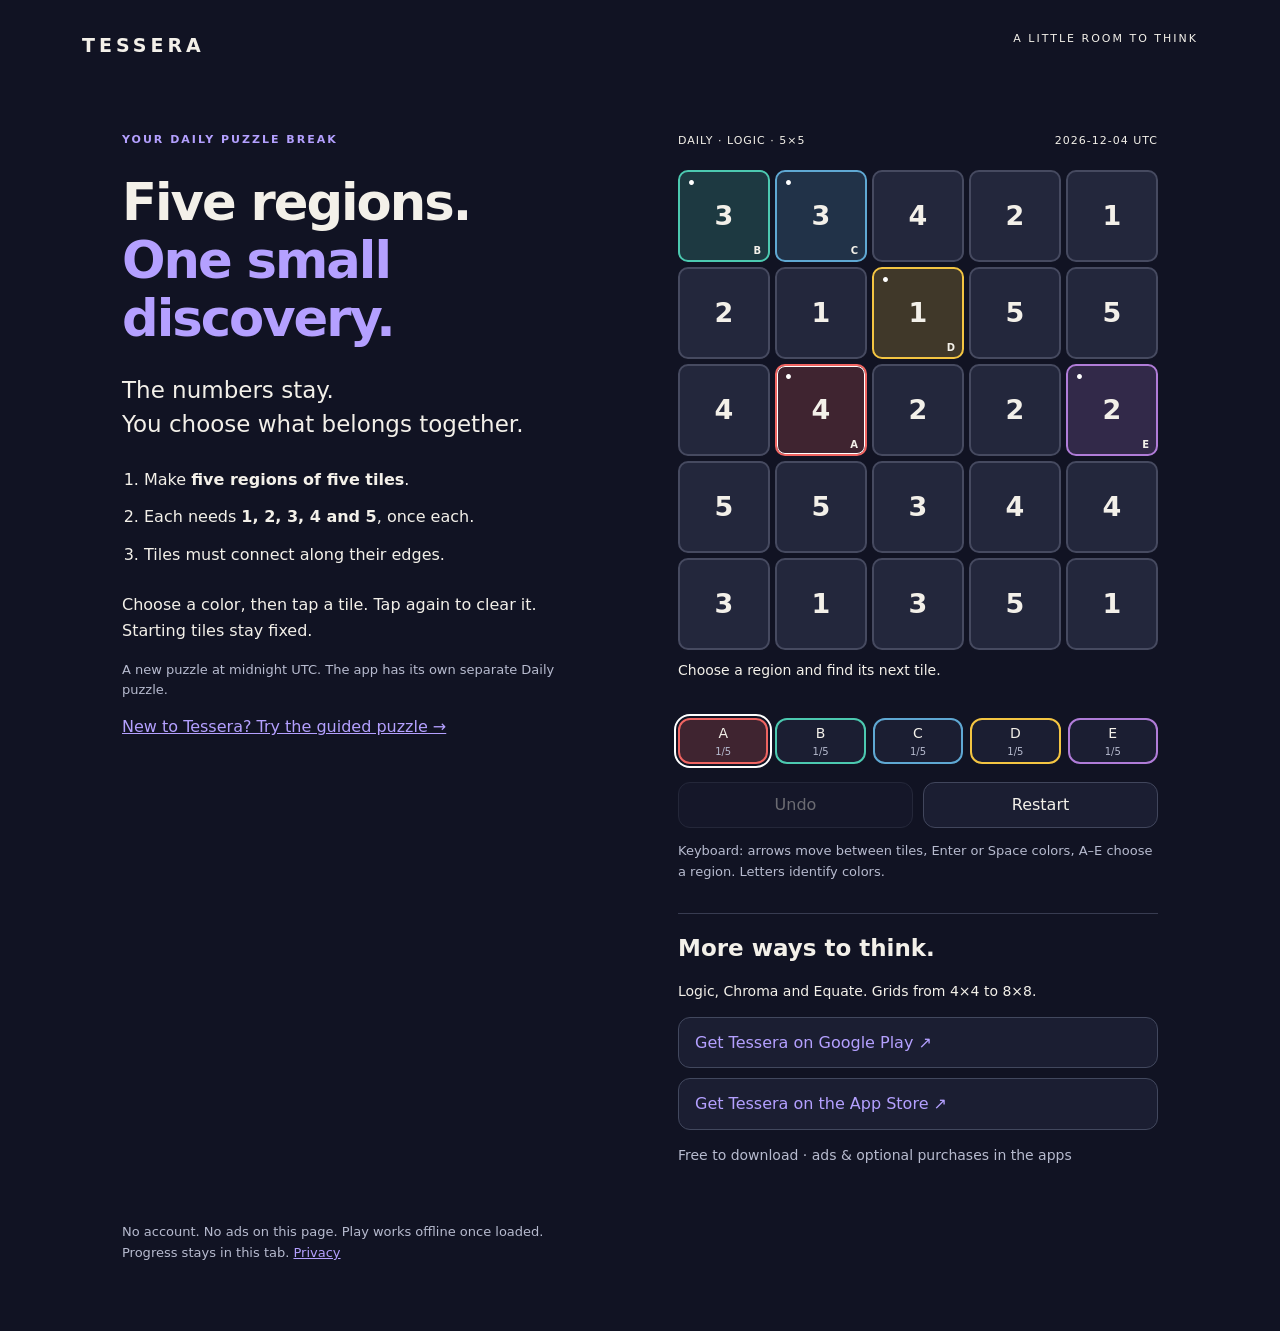
<file: daily/index.html>
<!doctype html>
<html lang="en"><head><meta charset="utf-8"><meta name="viewport" content="width=device-width,initial-scale=1">
<title>Free Daily Logic Puzzle — Tessera</title>
<meta name="description" content="Play a free 5×5 daily logic puzzle. Make five connected regions, each containing 1–5 once. No account or download needed. A new puzzle every day at midnight UTC.">
<link rel="canonical" href="https://gaborandi.github.io/tesserapuzzle-site/daily/">
<meta property="og:title" content="One little logic puzzle. A fresh start every day."><meta property="og:description" content="Five regions. Five different numbers. Play today's free Tessera puzzle in your browser."><meta property="og:type" content="website"><meta property="og:url" content="https://gaborandi.github.io/tesserapuzzle-site/daily/"><meta property="og:image" content="https://gaborandi.github.io/tesserapuzzle-site/daily/preview.png">
<link rel="icon" href="../assets/tessera-icon.png"><link rel="stylesheet" href="daily.css?v=20261111-fit"><script defer src="generator.js"></script><script defer src="share.js?v=20261104"></script><script defer src="daily.js?v=20261112-undo"></script></head>
<body><a class="skip" href="#board">Skip to puzzle</a><header><a href="../">TESSERA</a><span>A LITTLE ROOM TO THINK</span></header>
<main><section class="intro"><p class="eyebrow">YOUR DAILY PUZZLE BREAK</p><h1>Five regions.<br><em>One small discovery.</em></h1><p class="lead">The numbers stay.<br>You choose what belongs together.</p>
<ol id="rules"><li>Make <strong>five regions of five tiles</strong>.</li><li>Each needs <strong>1, 2, 3, 4 and 5</strong>, once each.</li><li>Tiles must connect along their edges.</li></ol><div class="more"><p>Choose a color, then tap a tile. Tap again to clear it. Starting tiles stay fixed.</p><p class="quiet">A new puzzle at midnight UTC. The app has its own separate Daily puzzle.</p><a href="../play/01/">New to Tessera? Try the guided puzzle →</a></div></section>
<section class="puzzle" aria-label="Daily Logic puzzle"><div class="meta"><span>DAILY · LOGIC · 5×5</span><time id="day"></time></div><p id="loading" role="status">Preparing today's puzzle…</p>
<div id="board" role="group" aria-label="5 by 5 Logic board. Arrow keys move; Enter colors a tile." aria-describedby="rules" tabindex="-1"></div><p id="feedback" role="status" aria-live="polite">Choose a region and find its next tile.</p><div id="palette" role="group" aria-label="Choose a region"></div>
<div class="controls"><button id="undo" disabled>Undo</button><button id="restart">Restart</button></div><section id="win" hidden><p class="eyebrow">EVERY PIECE BELONGS</p><h2>Nicely solved.</h2><p>Want another puzzle now? Explore 600 Journey levels in the Tessera app. New web puzzle tomorrow.</p><div class="share-actions"><button id="copy-result" type="button">Copy result</button></div><p id="share-status" role="status" aria-live="polite"></p><textarea id="share-manual" aria-label="Result to copy manually" readonly hidden></textarea></section><p id="rollover" hidden>A new UTC day has begun. <a href="./">Open today's puzzle</a>. This board stays available until you leave.</p><p class="quiet keyboard">Keyboard: arrows move between tiles, Enter or Space colors, A–E choose a region. Letters identify colors.</p>
<div class="stores"><h2>More ways to think.</h2><p>Logic, Chroma and Equate. Grids from 4×4 to 8×8.</p><a id="play-store" href="https://play.google.com/store/apps/details?id=com.tesserapuzzle.app&amp;referrer=utm_source%3Dsampler%26utm_medium%3Dweb%26utm_campaign%3Dandroid_oct26">Get Tessera on Google Play ↗</a><a id="apple-store" href="https://apps.apple.com/app/apple-store/id6773765192?pt=120202877&amp;ct=sampler&amp;mt=8">Get Tessera on the App Store ↗</a><p class="quiet">Free to download · ads &amp; optional purchases in the apps</p></div></section></main>
<footer>No account. No ads on this page. Play works offline once loaded.<br>Progress stays in this tab. <a href="../privacy/">Privacy</a></footer><dialog id="reset"><h2>Start today's puzzle again?</h2><p>Only this tab's daily puzzle progress will be cleared.</p><button id="keep">Keep playing</button><button id="confirm">Restart</button></dialog><noscript>This puzzle needs JavaScript enabled.</noscript></body></html>
</file>
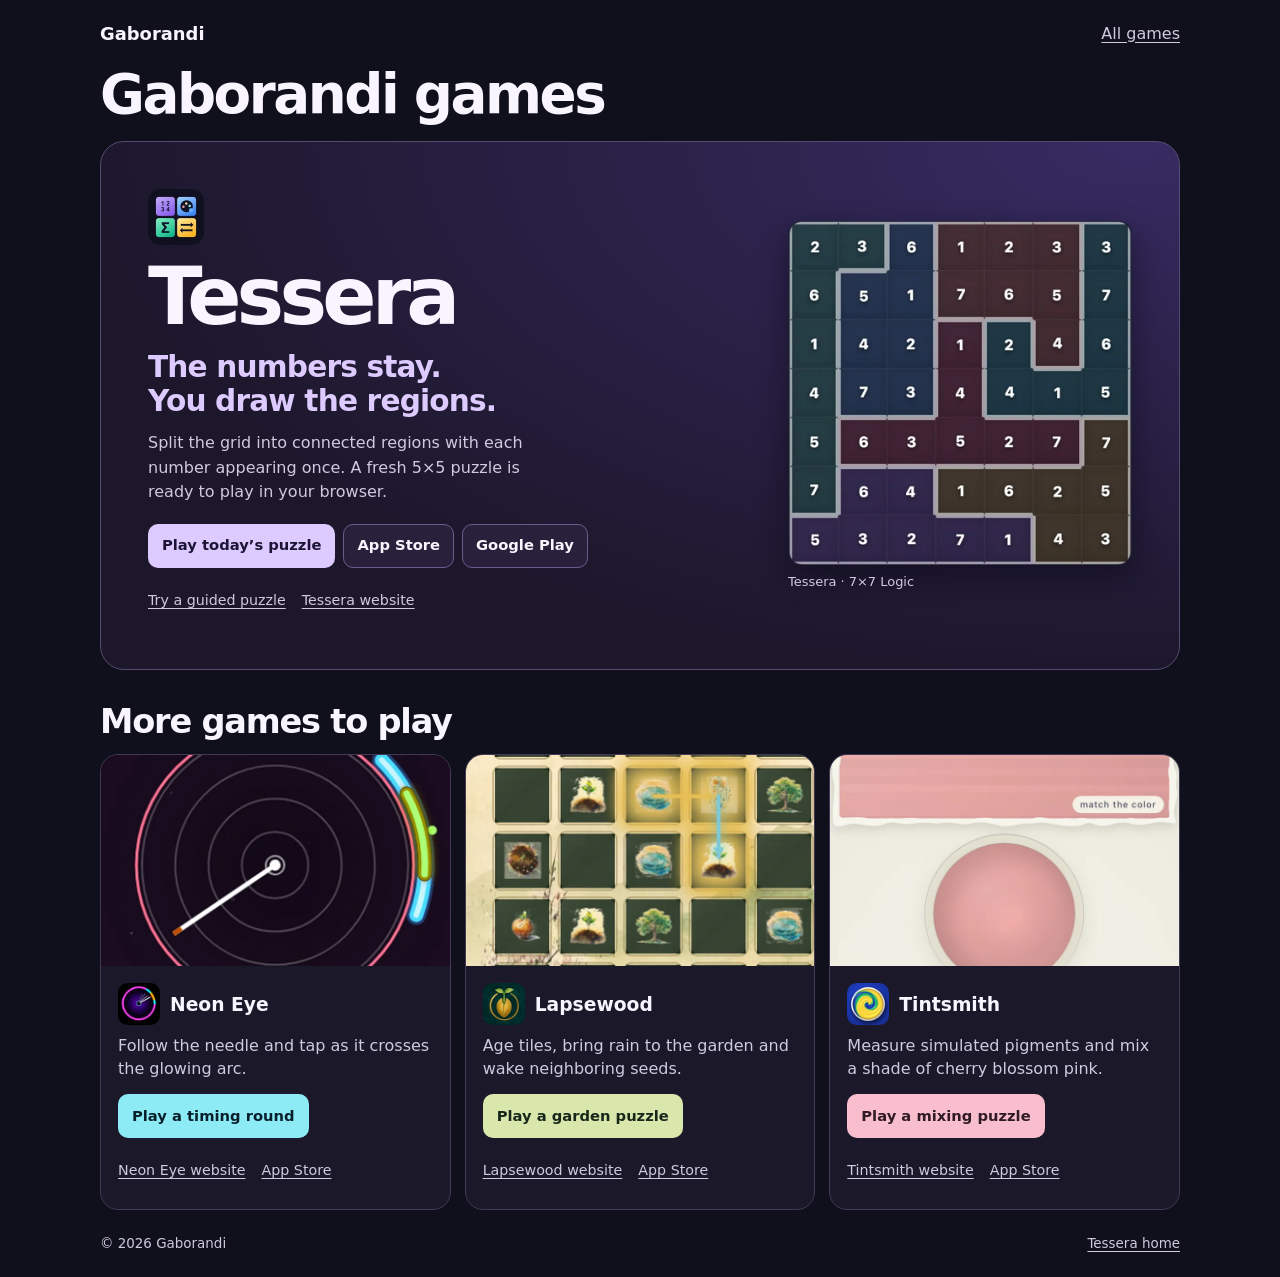
<file: games/index.html>
<!doctype html>
<html lang="en">
<head>
  <meta charset="utf-8">
  <meta name="viewport" content="width=device-width, initial-scale=1">
  <meta name="description" content="Play Gaborandi’s browser puzzles and reflex games. Try Tessera, Neon Eye, Lapsewood, and Tintsmith, then find the full games in their stores.">
  <meta name="theme-color" content="#10101c">
  <link rel="canonical" href="https://gaborandi.github.io/tesserapuzzle-site/games/">
  <link rel="icon" href="assets/tessera.webp">
  <link rel="stylesheet" href="games.css">
  <script src="games.js" defer></script>
  <title>Gaborandi Games · Play in Your Browser</title>
</head>
<body>
  <a class="skip" href="#content">Skip to games</a>
  <header class="masthead shell">
    <a class="brand" href="./">Gaborandi</a>
    <nav aria-label="Games"><a class="jump" href="#more-games">All games</a></nav>
  </header>
  <main id="content" class="shell">
    <h1>Gaborandi games</h1>
    <section class="feature" aria-labelledby="tessera-title">
      <div class="feature-copy">
        <img class="game-icon" src="assets/tessera.webp" width="56" height="56" alt="">
        <h2 id="tessera-title">Tessera</h2>
        <p class="hook">The numbers stay.<br>You draw the regions.</p>
        <p class="intro">Split the grid into connected regions with each number appearing once. A fresh 5×5 puzzle is ready to play in your browser.</p>
        <div class="actions">
          <a class="button primary" href="../daily/">Play today’s puzzle</a>
          <a class="button store" data-tessera-apple href="https://apps.apple.com/app/id6773765192" aria-label="Tessera on the App Store">App Store</a>
          <a class="button store" data-tessera-play href="https://play.google.com/store/apps/details?id=com.tesserapuzzle.app" aria-label="Tessera on Google Play">Google Play</a>
        </div>
        <div class="details"><a href="../play/01/">Try a guided puzzle</a><a href="../">Tessera website</a></div>
      </div>
      <figure class="board">
        <img src="assets/tessera-board.webp" width="408" height="408" alt="A Tessera 7×7 Logic grid divided into seven colored regions">
        <figcaption>Tessera · 7×7 Logic</figcaption>
      </figure>
    </section>
    <section id="more-games" aria-labelledby="more-title">
      <h2 id="more-title">More games to play</h2>
      <div class="games">
        <article class="card neon">
          <img class="card-art" src="assets/neon-eye-game.webp" alt="Neon Eye’s needle circling a bright target arc" width="720" height="436" loading="lazy">
          <div class="card-body">
            <div class="card-title"><img class="game-icon" src="assets/neon-eye.jpg" width="42" height="42" alt=""><h3>Neon Eye</h3></div>
            <p>Follow the needle and tap as it crosses the glowing arc.</p>
            <a class="button primary" href="neon-eye/">Play a timing round</a>
            <div class="details"><a href="https://gaborandi.github.io/neon-eye-privacy/">Neon Eye website</a><a href="https://apps.apple.com/app/id6772494283" aria-label="Neon Eye on the App Store">App Store</a></div>
          </div>
        </article>
        <article class="card lapse">
          <img class="card-art" src="assets/lapsewood-game.webp" alt="Lapsewood’s Seeds and Water garden board" width="720" height="436" loading="lazy">
          <div class="card-body">
            <div class="card-title"><img class="game-icon" src="assets/lapsewood.jpg" width="42" height="42" alt=""><h3>Lapsewood</h3></div>
            <p>Age tiles, bring rain to the garden and wake neighboring seeds.</p>
            <a class="button primary" href="lapsewood/">Play a garden puzzle</a>
            <div class="details"><a href="https://gaborandi.github.io/patina-site/">Lapsewood website</a><a href="https://apps.apple.com/app/id6820984386" aria-label="Lapsewood on the App Store">App Store</a></div>
          </div>
        </article>
        <article class="card tint">
          <img class="card-art" src="assets/tintsmith-game.webp" alt="A cherry blossom pink mixture in Tintsmith’s color bowl" width="720" height="436" loading="lazy">
          <div class="card-body">
            <div class="card-title"><img class="game-icon" src="assets/tintsmith.jpg" width="42" height="42" alt=""><h3>Tintsmith</h3></div>
            <p>Measure simulated pigments and mix a shade of cherry blossom pink.</p>
            <a class="button primary" href="tintsmith/">Play a mixing puzzle</a>
            <div class="details"><a href="https://gaborandi.github.io/tintsmith-site/">Tintsmith website</a><a href="https://apps.apple.com/app/id6820236077" aria-label="Tintsmith on the App Store">App Store</a></div>
          </div>
        </article>
      </div>
    </section>
    <footer><span>© 2026 Gaborandi</span><a href="../">Tessera home</a></footer>
  </main>
</body>
</html>
</file>
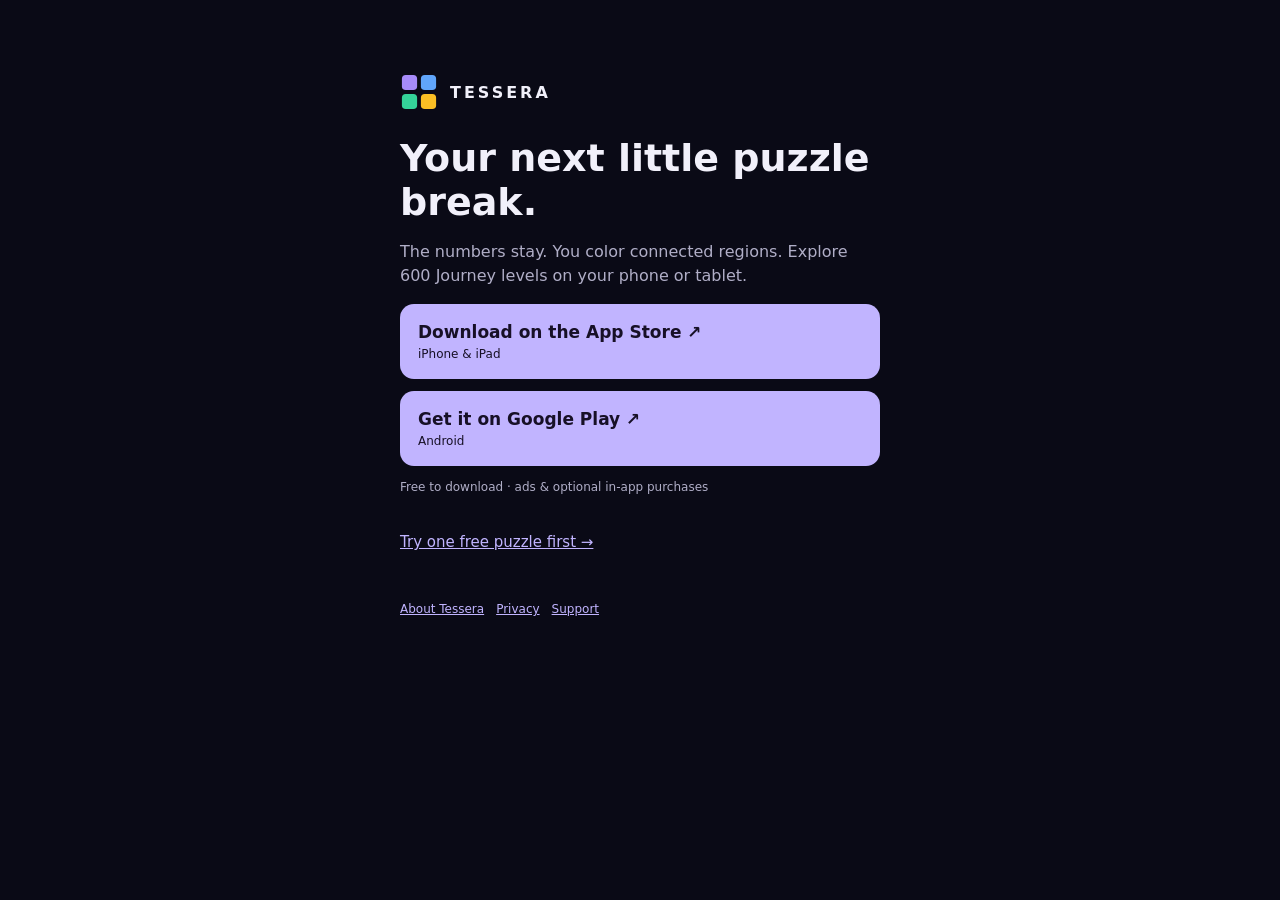
<file: get/index.html>
<!doctype html>
<html lang="en"><head><meta charset="utf-8"><meta name="viewport" content="width=device-width, initial-scale=1"><meta name="theme-color" content="#0a0a16"><meta name="description" content="Get Tessera on iPhone, iPad or Android. Color connected regions in a relaxing logic puzzle."><title>Get Tessera — iPhone &amp; Android</title><link rel="canonical" href="https://gaborandi.github.io/tesserapuzzle-site/get/"><link rel="icon" href="../play/01/mark.svg" type="image/svg+xml">
<style>:root{color-scheme:dark;font-family:system-ui,-apple-system,sans-serif;background:#0a0a16;color:#f1f0fa}*{box-sizing:border-box}body{margin:0;padding:28px 20px}main{max-width:480px;margin:5vh auto}header{display:flex;gap:12px;align-items:center;letter-spacing:3px;font-weight:750}h1{font-size:clamp(28px,7vw,38px);line-height:1.15;margin:26px 0 14px}p{color:#b0aec7;font-size:16px;line-height:1.5}a{color:#c1b4ff}a:focus-visible{outline:3px solid white;outline-offset:4px}.store{display:block;padding:18px;border-radius:14px;text-decoration:none;margin:12px 0;font-size:17px;font-weight:700;background:#c1b4ff;color:#171026}.store small{display:block;font-size:12px;font-weight:500;margin-top:5px}.note{font-size:12px}.demo{display:inline-flex;align-items:center;min-height:44px;margin-top:12px;font-size:15px}footer{margin-top:28px;font-size:12px}footer a{display:inline-block;padding:10px 12px 10px 0}</style></head>
<body><main><header><img src="../play/01/mark.svg" width="38" height="38" alt="">TESSERA</header><h1>Your next little puzzle break.</h1><p>The numbers stay. You color connected regions. Explore 600 Journey levels on your phone or tablet.</p>
<a class="store" href="https://apps.apple.com/app/apple-store/id6773765192?pt=120202877&amp;ct=youtube_shorts&amp;mt=8">Download on the App Store ↗<small>iPhone &amp; iPad</small></a>
<a class="store" href="https://play.google.com/store/apps/details?id=com.tesserapuzzle.app&amp;utm_source=yt_profile&amp;utm_medium=profile&amp;utm_campaign=android_oct26&amp;referrer=utm_source%3Dyt_profile%26utm_medium%3Dprofile%26utm_campaign%3Dandroid_oct26">Get it on Google Play ↗<small>Android</small></a>
<p class="note">Free to download · ads &amp; optional in-app purchases</p><a class="demo" href="../play/01/?src=youtube">Try one free puzzle first →</a><footer><a href="../">About Tessera</a><a href="../privacy/">Privacy</a><a href="../support/">Support</a></footer></main></body></html>
</file>
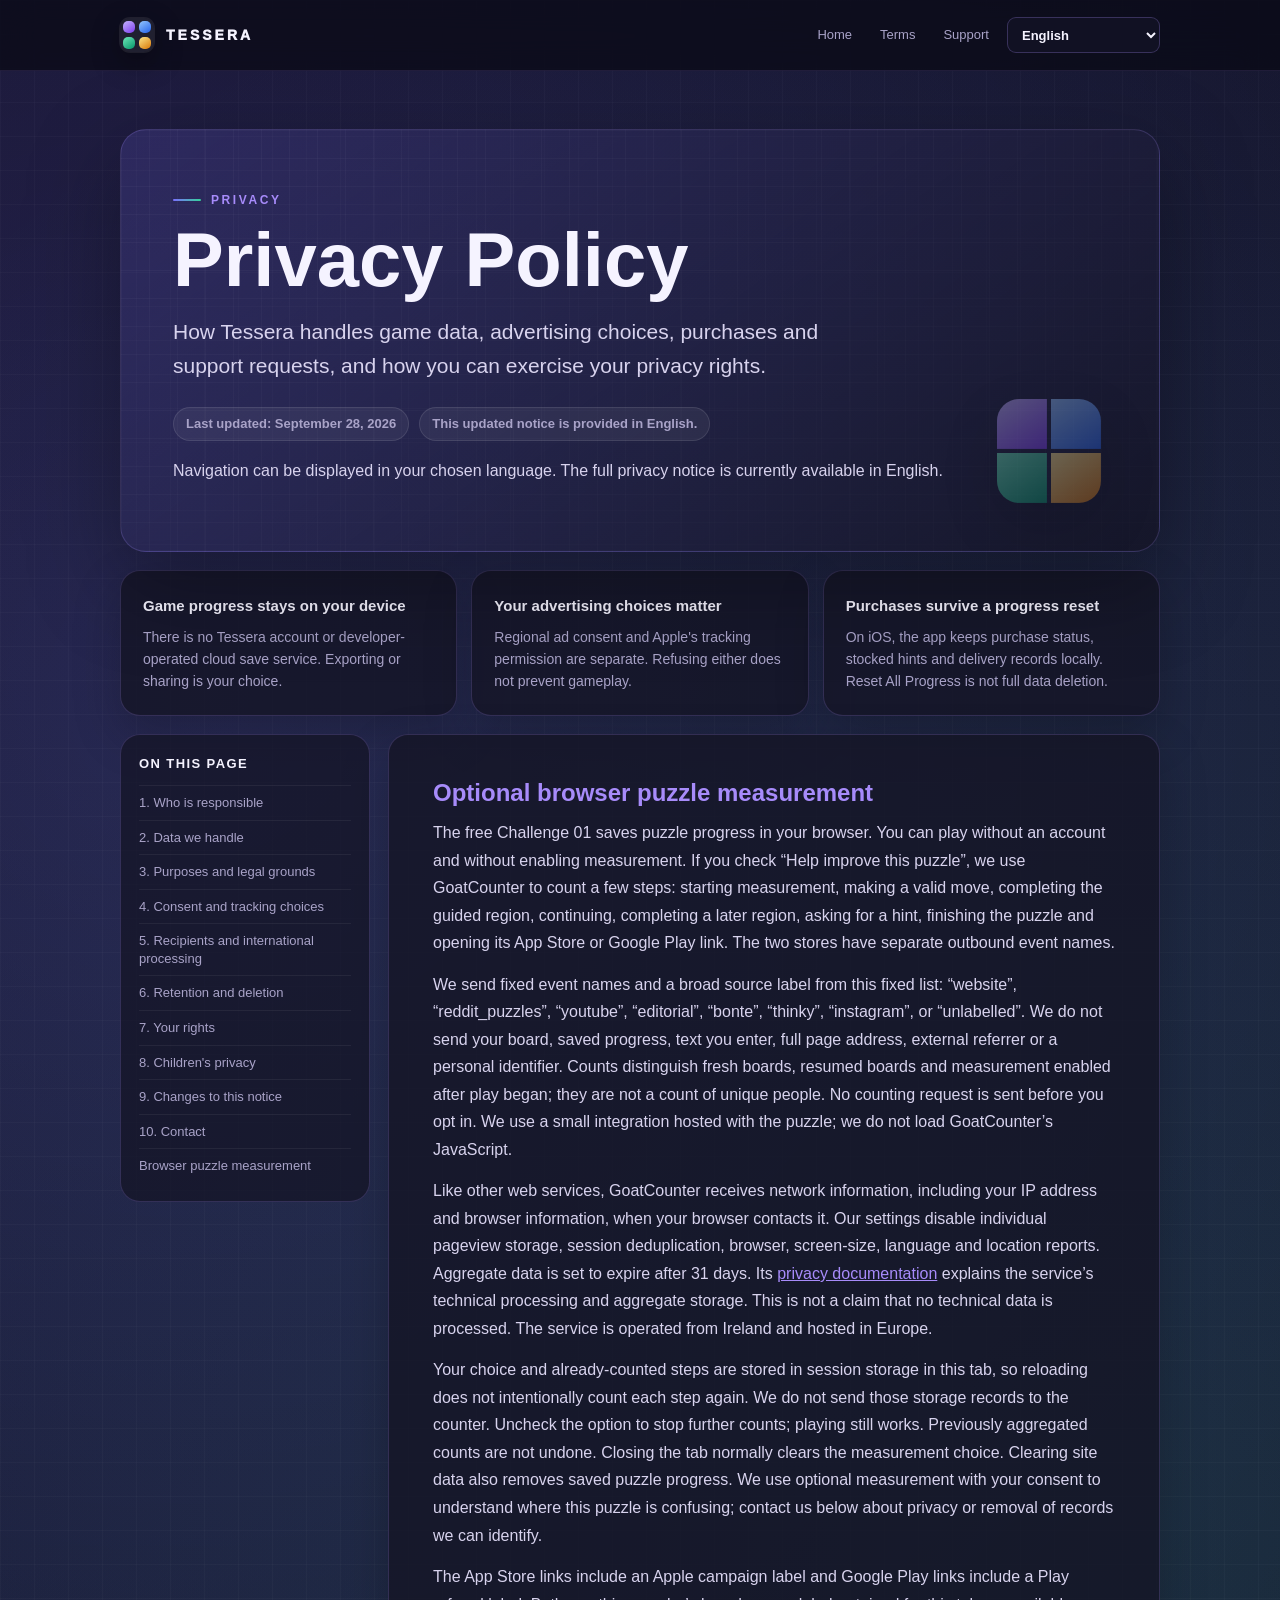
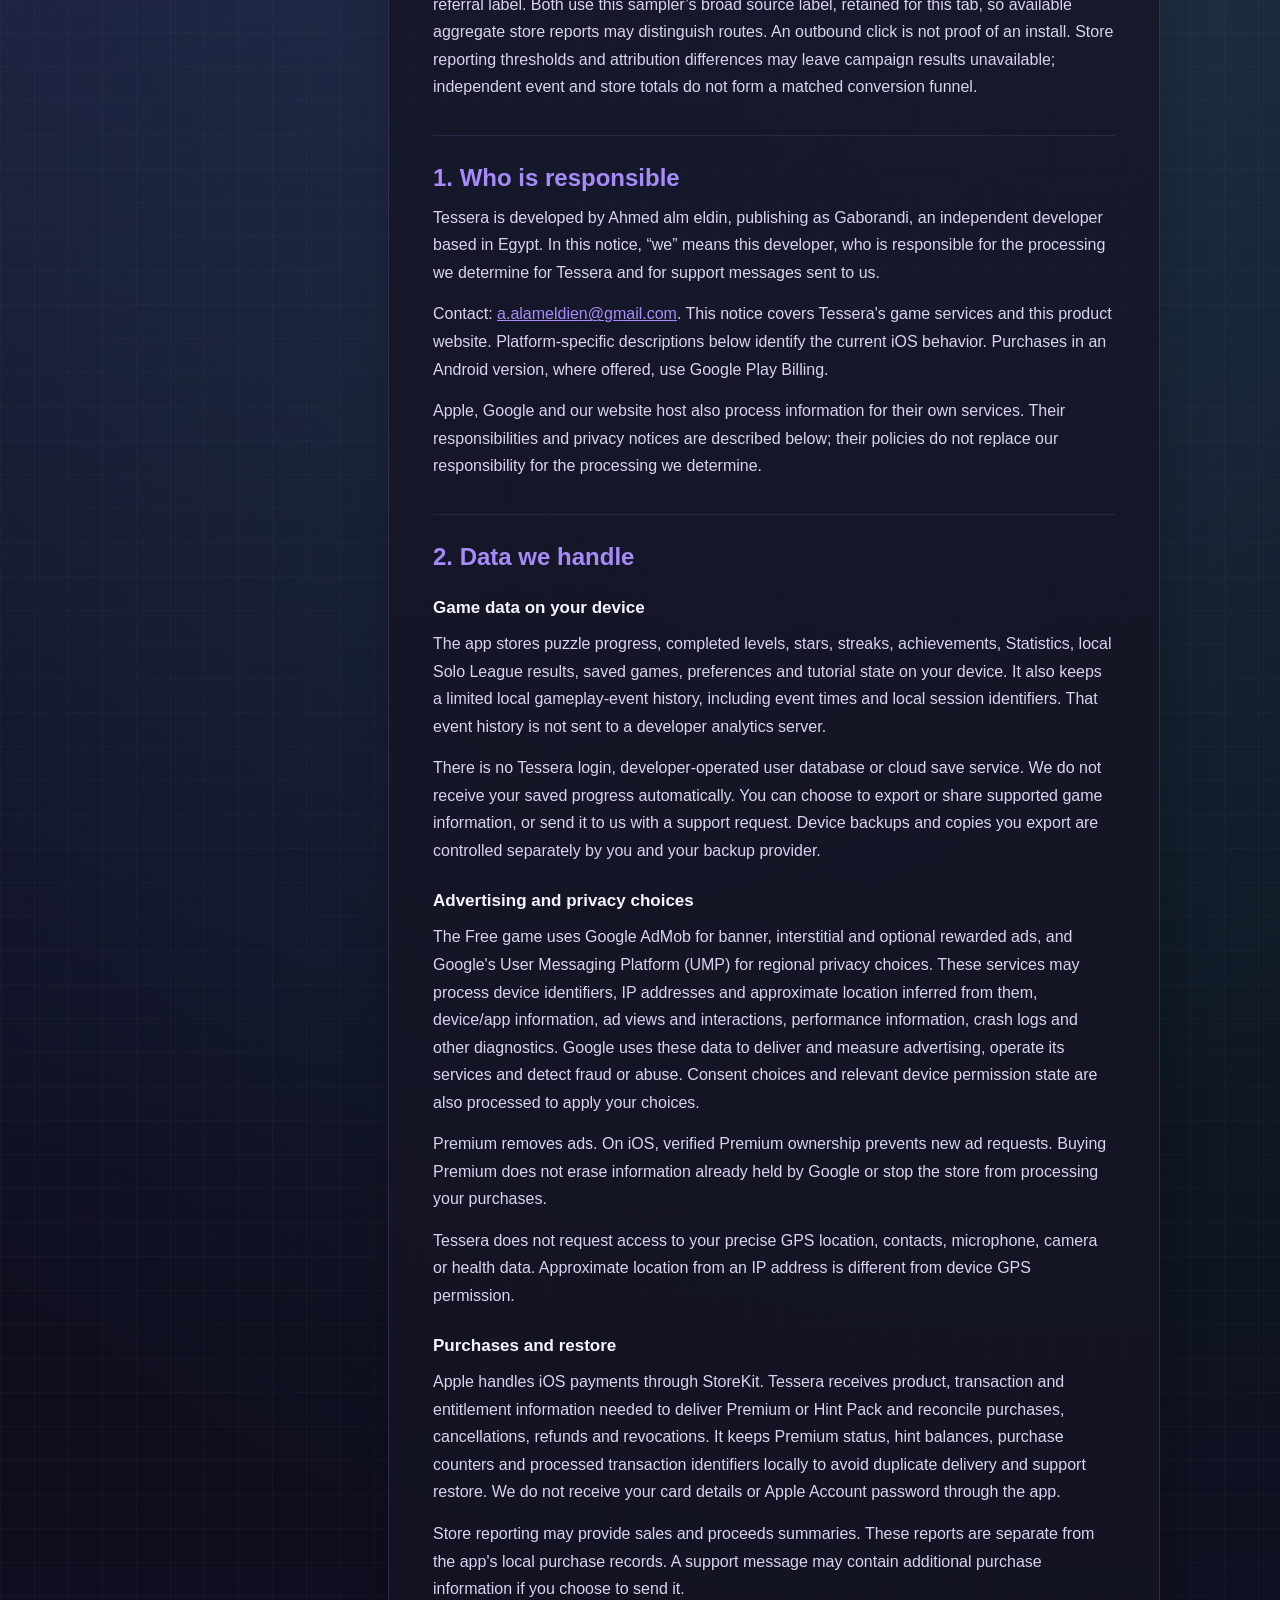
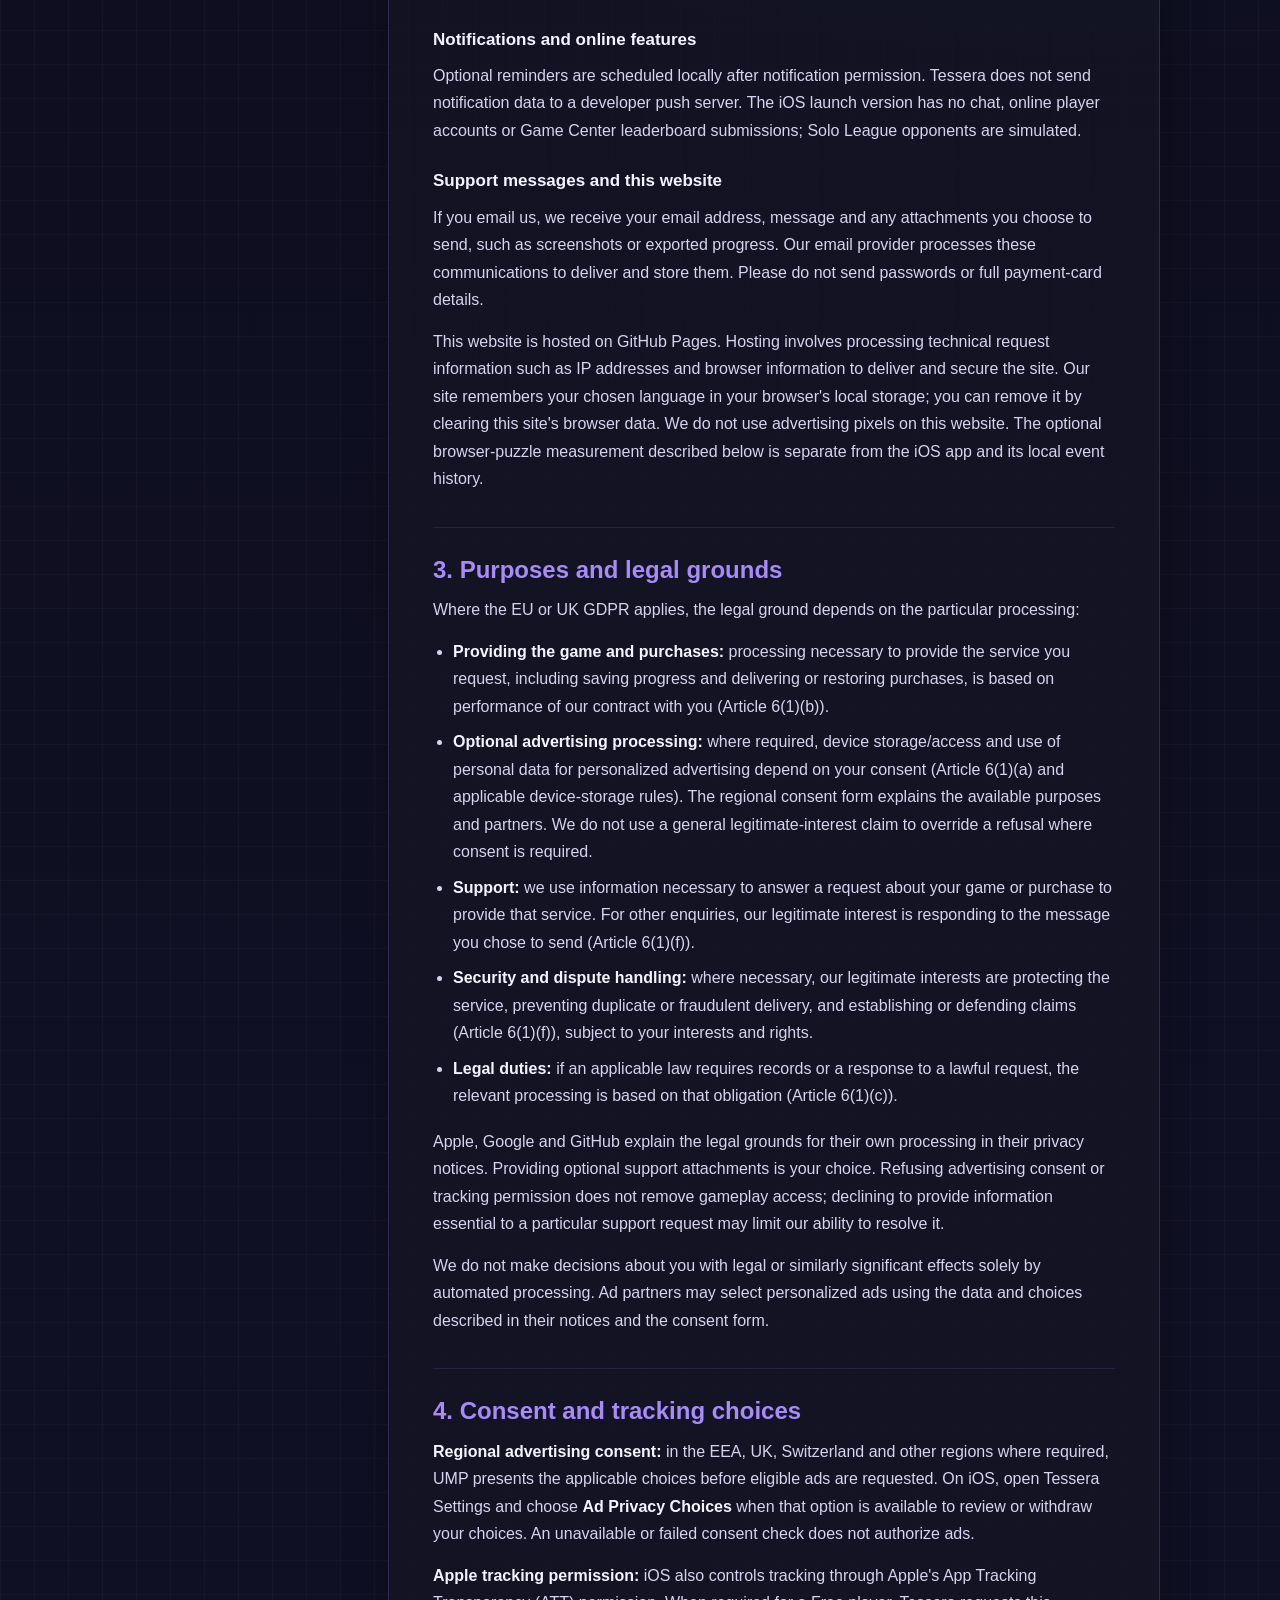
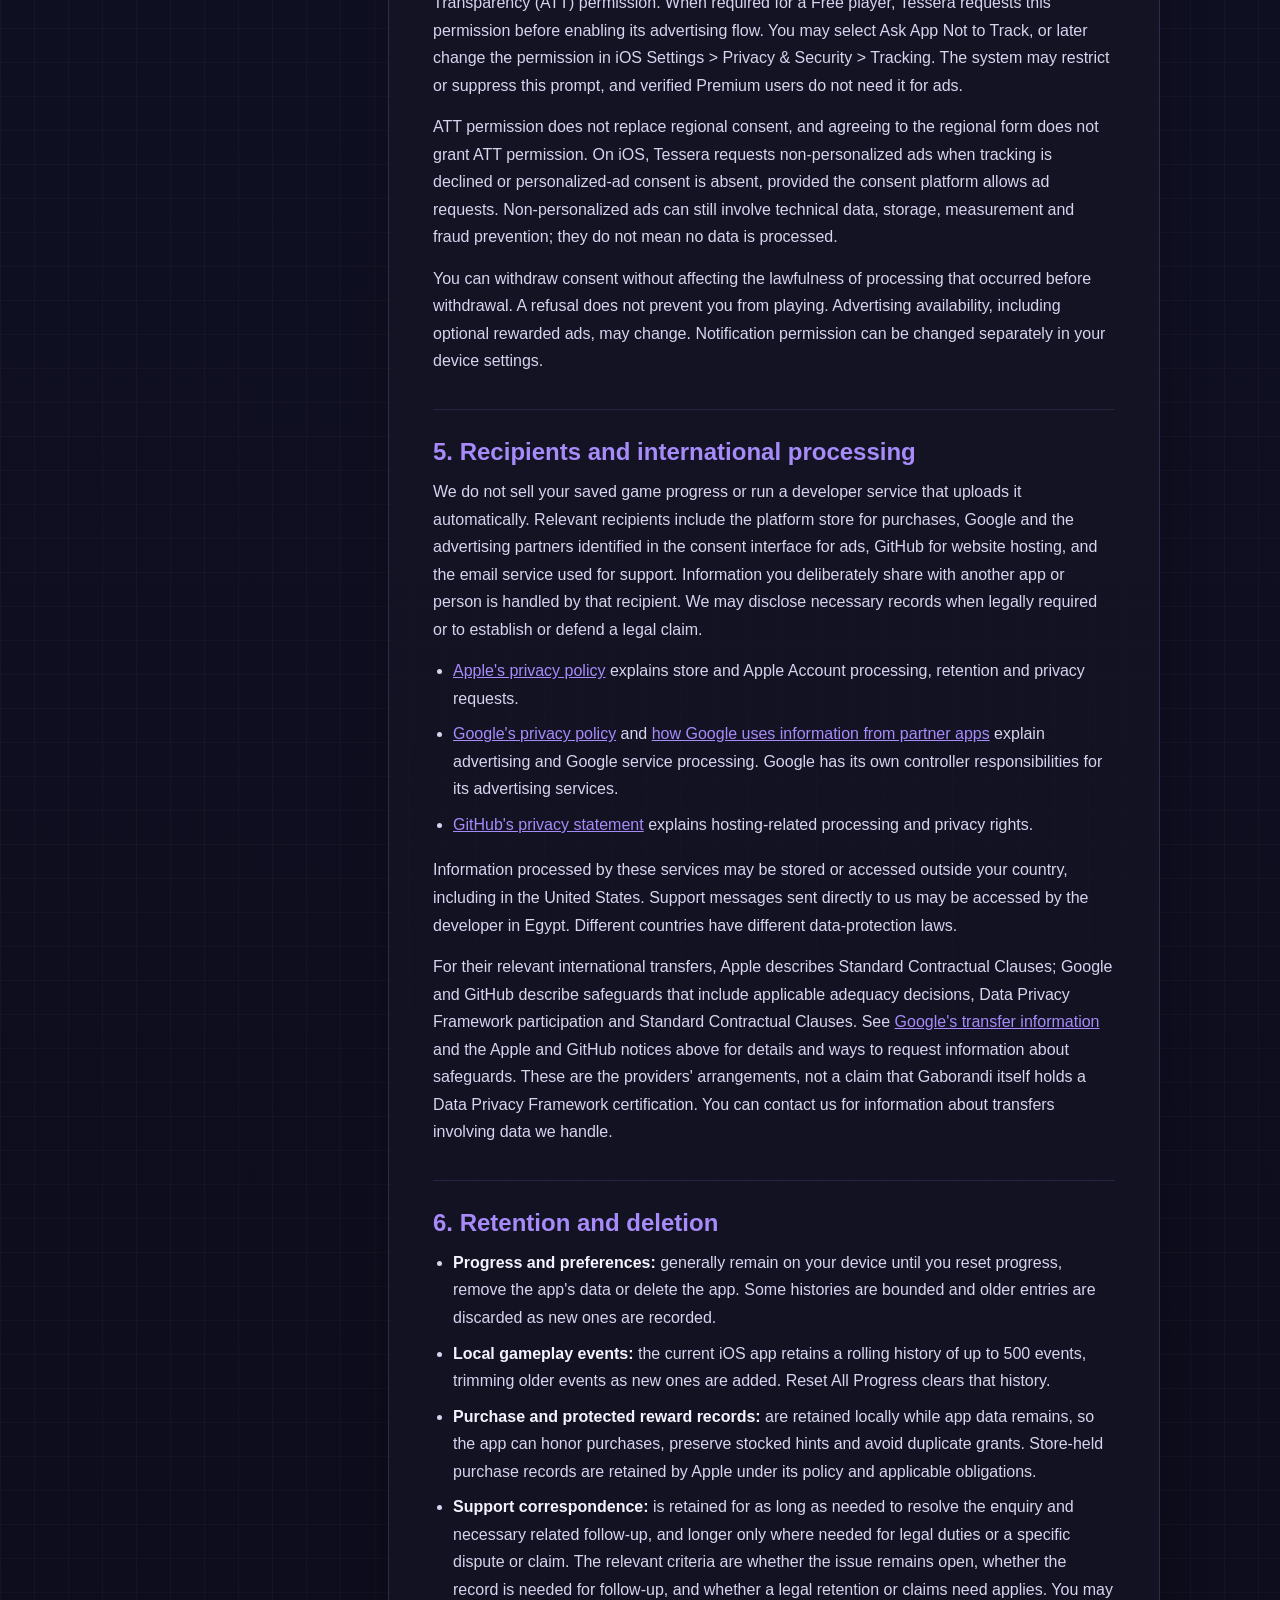
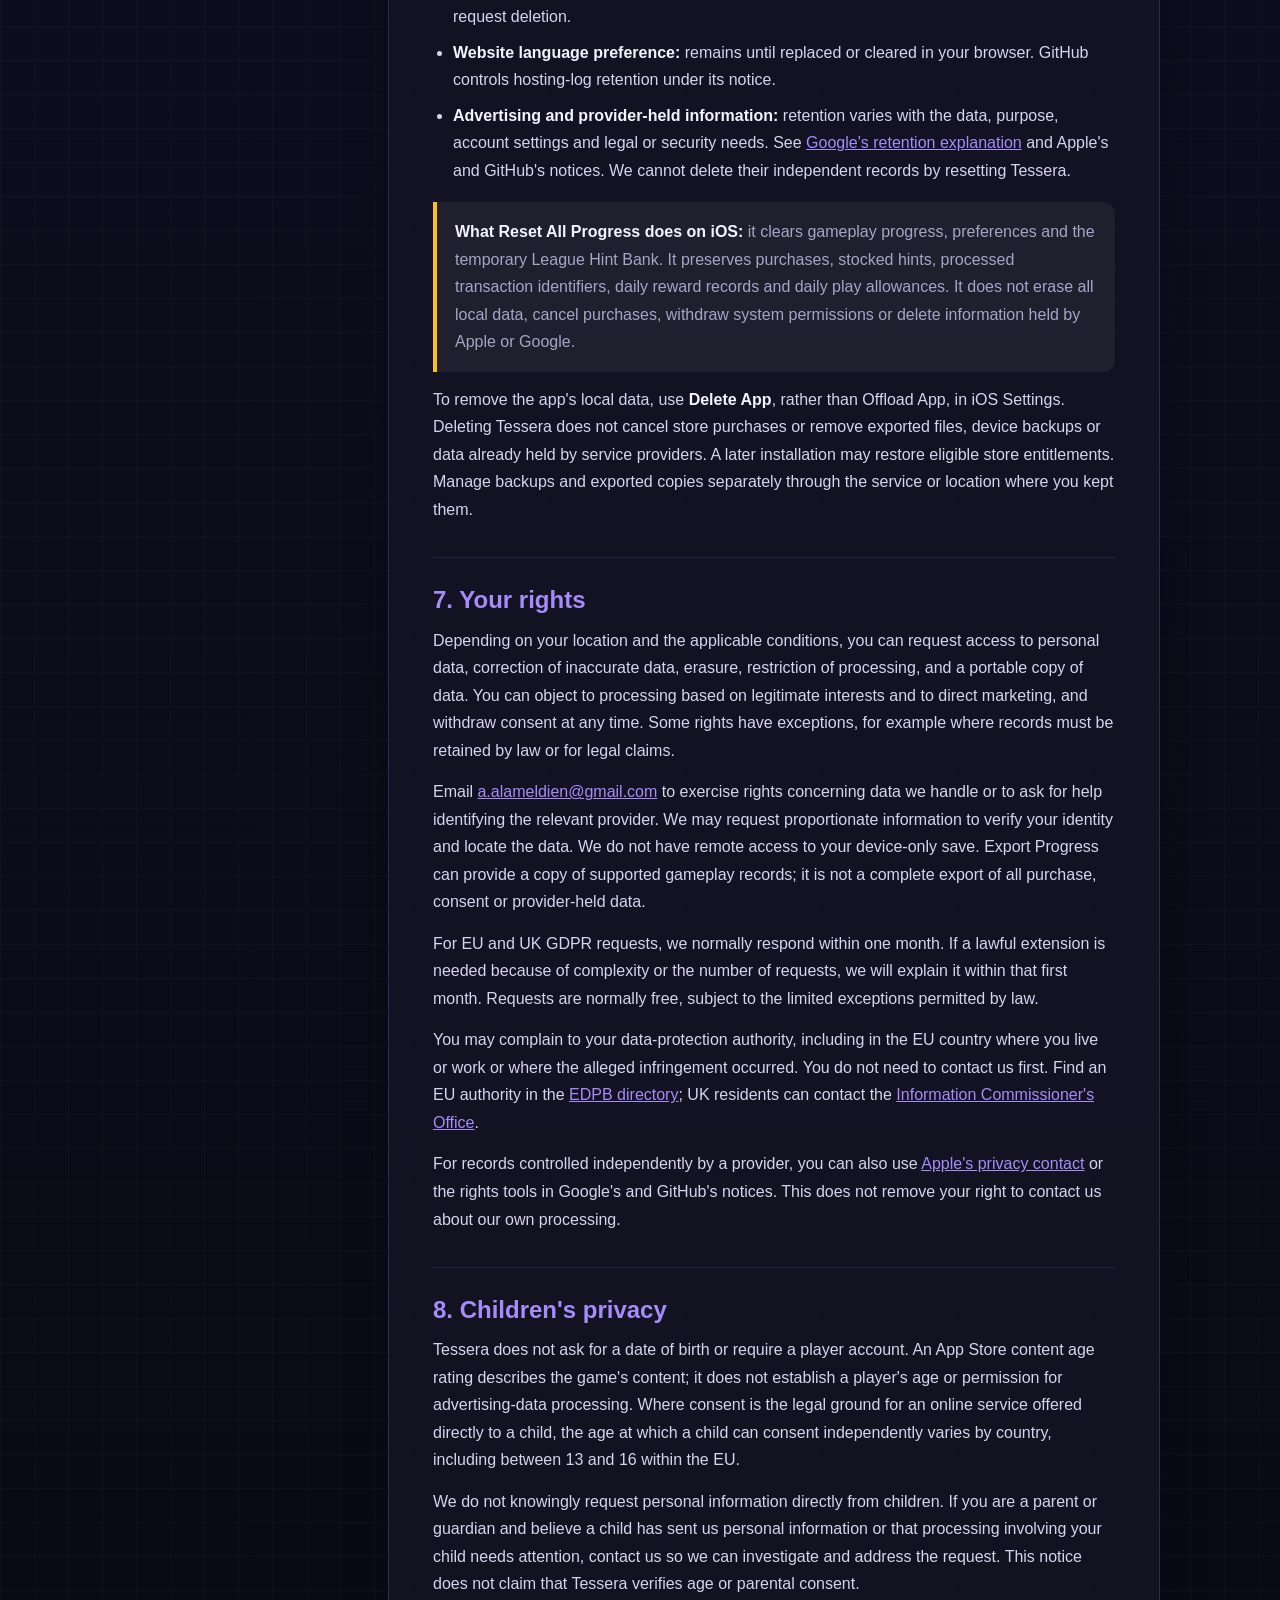
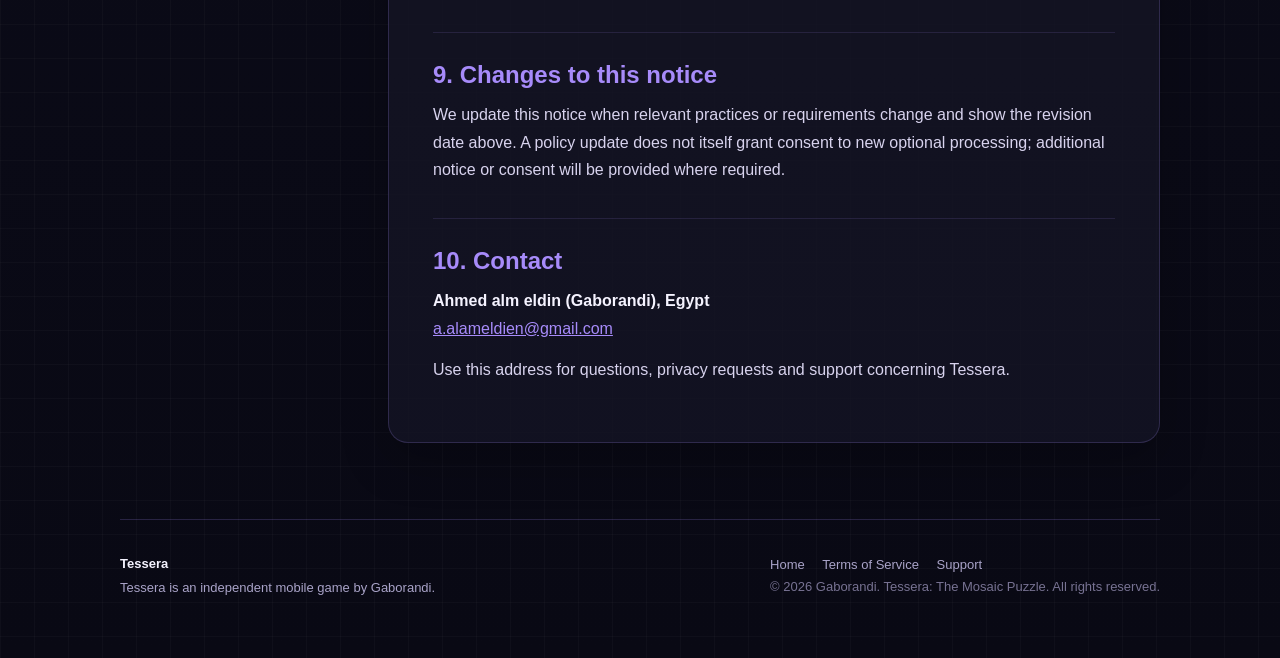
<file: privacy/index.html>
<!DOCTYPE html>
<html lang="en">
<head>
<meta charset="UTF-8">
<meta name="viewport" content="width=device-width, initial-scale=1.0">
<title>Privacy Policy &mdash; Tessera: The Mosaic Puzzle</title>
<meta name="description" content="Tessera privacy notice: local game and purchase data, ad consent, retention, international processing and your data-protection rights.">
<link rel="canonical" href="https://gaborandi.github.io/tesserapuzzle-site/privacy/">
<link rel="icon" href="../assets/tessera-icon.png">
<meta property="og:title" content="Tessera Privacy Policy">
<meta property="og:description" content="How Tessera handles data, purchases, advertising choices and privacy rights.">
<meta property="og:type" content="website">
<meta property="og:url" content="https://gaborandi.github.io/tesserapuzzle-site/privacy/">
<meta property="og:image" content="https://gaborandi.github.io/tesserapuzzle-site/assets/tessera-icon.png">
<meta name="twitter:card" content="summary">
<link rel="stylesheet" href="../assets/legal.css">
<style>
/* Keep section links below the sticky navigation at phone widths. */
main section[id], #reset-data { scroll-margin-top: 160px; }
/* Legal text remains English when the surrounding navigation is translated. */
html[dir="rtl"] main[lang="en"] ul { padding-left: 20px; padding-right: 0; }
html[dir="rtl"] main[lang="en"] .note { border-right: 0; border-left: 4px solid var(--amber); border-radius: 0 12px 12px 0; }
</style>
</head>
<body>
<a class="skip-link" href="#main">Skip to content</a>
<header class="site-header">
  <nav class="site-nav" aria-label="Primary">
    <a class="brand" href="../" aria-label="Tessera home">
      <span class="mark" aria-hidden="true"><span></span><span></span><span></span><span></span></span>
      <span>TESSERA</span>
    </a>
    <div class="nav-links">
      <a href="../" data-i18n="nav.home">Home</a>
      <a href="../terms/" data-i18n="nav.terms">Terms</a>
      <a href="../support/" data-i18n="nav.support">Support</a>
      <select class="language-select" aria-label="Language">
        <option value="en">English</option>
        <option value="ar">العربية</option>
        <option value="es">Español</option>
        <option value="fr">Français</option>
        <option value="de">Deutsch</option>
        <option value="pt">Português</option>
        <option value="it">Italiano</option>
        <option value="ja">日本語</option>
        <option value="ko">한국어</option>
        <option value="zh">简体中文</option>
        <option value="ru">Русский</option>
        <option value="tr">Türkçe</option>
        <option value="hi">हिन्दी</option>
        <option value="id">Bahasa Indonesia</option>
        <option value="nl">Nederlands</option>
        <option value="pl">Polski</option>
        <option value="sv">Svenska</option>
        <option value="vi">Tiếng Việt</option>
      </select>
    </div>
  </nav>
</header>

<main class="page" id="main" lang="en" dir="ltr">
  <section class="page-hero">
    <p class="eyebrow">Privacy</p>
    <h1>Privacy Policy</h1>
    <p class="hero-lede">How Tessera handles game data, advertising choices, purchases and support requests, and how you can exercise your privacy rights.</p>
    <div class="legal-meta">
      <span class="pill">Last updated: September 28, 2026</span>
      <span class="pill">This updated notice is provided in English.</span>
    </div>
    <p style="margin-top:16px">Navigation can be displayed in your chosen language. The full privacy notice is currently available in English.</p>
  </section>

  <div class="summary-grid" aria-label="Privacy summary">
    <div class="summary-card"><strong>Game progress stays on your device</strong><p>There is no Tessera account or developer-operated cloud save service. Exporting or sharing is your choice.</p></div>
    <div class="summary-card"><strong>Your advertising choices matter</strong><p>Regional ad consent and Apple's tracking permission are separate. Refusing either does not prevent gameplay.</p></div>
    <div class="summary-card"><strong>Purchases survive a progress reset</strong><p>On iOS, the app keeps purchase status, stocked hints and delivery records locally. Reset All Progress is not full data deletion.</p></div>
  </div>

  <div class="legal-layout">
    <aside class="legal-toc" aria-label="Privacy sections">
      <strong>On this page</strong>
      <a href="#controller">1. Who is responsible</a>
      <a href="#data">2. Data we handle</a>
      <a href="#use">3. Purposes and legal grounds</a>
      <a href="#tracking">4. Consent and tracking choices</a>
      <a href="#sharing">5. Recipients and international processing</a>
      <a href="#retention">6. Retention and deletion</a>
      <a href="#rights">7. Your rights</a>
      <a href="#children">8. Children's privacy</a>
      <a href="#changes">9. Changes to this notice</a>
      <a href="#contact">10. Contact</a>
      <a href="#browser-challenge">Browser puzzle measurement</a>
    </aside>

    <article class="legal-card">
      <section id="browser-challenge">
        <h2>Optional browser puzzle measurement</h2>
        <p>The free Challenge 01 saves puzzle progress in your browser. You can play without an account and without enabling measurement. If you check “Help improve this puzzle”, we use GoatCounter to count a few steps: starting measurement, making a valid move, completing the guided region, continuing, completing a later region, asking for a hint, finishing the puzzle and opening its App Store or Google Play link. The two stores have separate outbound event names.</p>
        <p>We send fixed event names and a broad source label from this fixed list: “website”, “reddit_puzzles”, “youtube”, “editorial”, “bonte”, “thinky”, “instagram”, or “unlabelled”. We do not send your board, saved progress, text you enter, full page address, external referrer or a personal identifier. Counts distinguish fresh boards, resumed boards and measurement enabled after play began; they are not a count of unique people. No counting request is sent before you opt in. We use a small integration hosted with the puzzle; we do not load GoatCounter’s JavaScript.</p>
        <p>Like other web services, GoatCounter receives network information, including your IP address and browser information, when your browser contacts it. Our settings disable individual pageview storage, session deduplication, browser, screen-size, language and location reports. Aggregate data is set to expire after 31 days. Its <a href="https://www.goatcounter.com/help/privacy">privacy documentation</a> explains the service’s technical processing and aggregate storage. This is not a claim that no technical data is processed. The service is operated from Ireland and hosted in Europe.</p>
        <p>Your choice and already-counted steps are stored in session storage in this tab, so reloading does not intentionally count each step again. We do not send those storage records to the counter. Uncheck the option to stop further counts; playing still works. Previously aggregated counts are not undone. Closing the tab normally clears the measurement choice. Clearing site data also removes saved puzzle progress. We use optional measurement with your consent to understand where this puzzle is confusing; contact us below about privacy or removal of records we can identify.</p>
        <p>The App Store links include an Apple campaign label and Google Play links include a Play referral label. Both use this sampler’s broad source label, retained for this tab, so available aggregate store reports may distinguish routes. An outbound click is not proof of an install. Store reporting thresholds and attribution differences may leave campaign results unavailable; independent event and store totals do not form a matched conversion funnel.</p>
      </section>

      <section id="controller">
        <h2>1. Who is responsible</h2>
        <p>Tessera is developed by Ahmed alm eldin, publishing as Gaborandi, an independent developer based in Egypt. In this notice, “we” means this developer, who is responsible for the processing we determine for Tessera and for support messages sent to us.</p>
        <p>Contact: <a href="mailto:a.alameldien@gmail.com">a.alameldien@gmail.com</a>. This notice covers Tessera's game services and this product website. Platform-specific descriptions below identify the current iOS behavior. Purchases in an Android version, where offered, use Google Play Billing.</p>
        <p>Apple, Google and our website host also process information for their own services. Their responsibilities and privacy notices are described below; their policies do not replace our responsibility for the processing we determine.</p>
      </section>

      <section id="data">
        <h2>2. Data we handle</h2>
        <h3>Game data on your device</h3>
        <p>The app stores puzzle progress, completed levels, stars, streaks, achievements, Statistics, local Solo League results, saved games, preferences and tutorial state on your device. It also keeps a limited local gameplay-event history, including event times and local session identifiers. That event history is not sent to a developer analytics server.</p>
        <p>There is no Tessera login, developer-operated user database or cloud save service. We do not receive your saved progress automatically. You can choose to export or share supported game information, or send it to us with a support request. Device backups and copies you export are controlled separately by you and your backup provider.</p>

        <h3>Advertising and privacy choices</h3>
        <p>The Free game uses Google AdMob for banner, interstitial and optional rewarded ads, and Google's User Messaging Platform (UMP) for regional privacy choices. These services may process device identifiers, IP addresses and approximate location inferred from them, device/app information, ad views and interactions, performance information, crash logs and other diagnostics. Google uses these data to deliver and measure advertising, operate its services and detect fraud or abuse. Consent choices and relevant device permission state are also processed to apply your choices.</p>
        <p>Premium removes ads. On iOS, verified Premium ownership prevents new ad requests. Buying Premium does not erase information already held by Google or stop the store from processing your purchases.</p>
        <p>Tessera does not request access to your precise GPS location, contacts, microphone, camera or health data. Approximate location from an IP address is different from device GPS permission.</p>

        <h3>Purchases and restore</h3>
        <p>Apple handles iOS payments through StoreKit. Tessera receives product, transaction and entitlement information needed to deliver Premium or Hint Pack and reconcile purchases, cancellations, refunds and revocations. It keeps Premium status, hint balances, purchase counters and processed transaction identifiers locally to avoid duplicate delivery and support restore. We do not receive your card details or Apple Account password through the app.</p>
        <p>Store reporting may provide sales and proceeds summaries. These reports are separate from the app's local purchase records. A support message may contain additional purchase information if you choose to send it.</p>

        <h3>Notifications and online features</h3>
        <p>Optional reminders are scheduled locally after notification permission. Tessera does not send notification data to a developer push server. The iOS launch version has no chat, online player accounts or Game Center leaderboard submissions; Solo League opponents are simulated.</p>

        <h3>Support messages and this website</h3>
        <p>If you email us, we receive your email address, message and any attachments you choose to send, such as screenshots or exported progress. Our email provider processes these communications to deliver and store them. Please do not send passwords or full payment-card details.</p>
        <p>This website is hosted on GitHub Pages. Hosting involves processing technical request information such as IP addresses and browser information to deliver and secure the site. Our site remembers your chosen language in your browser's local storage; you can remove it by clearing this site's browser data. We do not use advertising pixels on this website. The optional browser-puzzle measurement described below is separate from the iOS app and its local event history.</p>
      </section>

      <section id="use">
        <h2>3. Purposes and legal grounds</h2>
        <p>Where the EU or UK GDPR applies, the legal ground depends on the particular processing:</p>
        <ul>
          <li><strong>Providing the game and purchases:</strong> processing necessary to provide the service you request, including saving progress and delivering or restoring purchases, is based on performance of our contract with you (Article 6(1)(b)).</li>
          <li><strong>Optional advertising processing:</strong> where required, device storage/access and use of personal data for personalized advertising depend on your consent (Article 6(1)(a) and applicable device-storage rules). The regional consent form explains the available purposes and partners. We do not use a general legitimate-interest claim to override a refusal where consent is required.</li>
          <li><strong>Support:</strong> we use information necessary to answer a request about your game or purchase to provide that service. For other enquiries, our legitimate interest is responding to the message you chose to send (Article 6(1)(f)).</li>
          <li><strong>Security and dispute handling:</strong> where necessary, our legitimate interests are protecting the service, preventing duplicate or fraudulent delivery, and establishing or defending claims (Article 6(1)(f)), subject to your interests and rights.</li>
          <li><strong>Legal duties:</strong> if an applicable law requires records or a response to a lawful request, the relevant processing is based on that obligation (Article 6(1)(c)).</li>
        </ul>
        <p>Apple, Google and GitHub explain the legal grounds for their own processing in their privacy notices. Providing optional support attachments is your choice. Refusing advertising consent or tracking permission does not remove gameplay access; declining to provide information essential to a particular support request may limit our ability to resolve it.</p>
        <p>We do not make decisions about you with legal or similarly significant effects solely by automated processing. Ad partners may select personalized ads using the data and choices described in their notices and the consent form.</p>
      </section>

      <section id="tracking">
        <h2>4. Consent and tracking choices</h2>
        <p><strong>Regional advertising consent:</strong> in the EEA, UK, Switzerland and other regions where required, UMP presents the applicable choices before eligible ads are requested. On iOS, open Tessera Settings and choose <strong>Ad Privacy Choices</strong> when that option is available to review or withdraw your choices. An unavailable or failed consent check does not authorize ads.</p>
        <p><strong>Apple tracking permission:</strong> iOS also controls tracking through Apple's App Tracking Transparency (ATT) permission. When required for a Free player, Tessera requests this permission before enabling its advertising flow. You may select Ask App Not to Track, or later change the permission in iOS Settings &gt; Privacy &amp; Security &gt; Tracking. The system may restrict or suppress this prompt, and verified Premium users do not need it for ads.</p>
        <p>ATT permission does not replace regional consent, and agreeing to the regional form does not grant ATT permission. On iOS, Tessera requests non-personalized ads when tracking is declined or personalized-ad consent is absent, provided the consent platform allows ad requests. Non-personalized ads can still involve technical data, storage, measurement and fraud prevention; they do not mean no data is processed.</p>
        <p>You can withdraw consent without affecting the lawfulness of processing that occurred before withdrawal. A refusal does not prevent you from playing. Advertising availability, including optional rewarded ads, may change. Notification permission can be changed separately in your device settings.</p>
      </section>

      <section id="sharing">
        <h2>5. Recipients and international processing</h2>
        <p>We do not sell your saved game progress or run a developer service that uploads it automatically. Relevant recipients include the platform store for purchases, Google and the advertising partners identified in the consent interface for ads, GitHub for website hosting, and the email service used for support. Information you deliberately share with another app or person is handled by that recipient. We may disclose necessary records when legally required or to establish or defend a legal claim.</p>
        <ul>
          <li><a href="https://www.apple.com/legal/privacy/en-ww/">Apple's privacy policy</a> explains store and Apple Account processing, retention and privacy requests.</li>
          <li><a href="https://policies.google.com/privacy">Google's privacy policy</a> and <a href="https://policies.google.com/technologies/partner-sites">how Google uses information from partner apps</a> explain advertising and Google service processing. Google has its own controller responsibilities for its advertising services.</li>
          <li><a href="https://docs.github.com/en/site-policy/privacy-policies/github-general-privacy-statement">GitHub's privacy statement</a> explains hosting-related processing and privacy rights.</li>
        </ul>
        <p>Information processed by these services may be stored or accessed outside your country, including in the United States. Support messages sent directly to us may be accessed by the developer in Egypt. Different countries have different data-protection laws.</p>
        <p>For their relevant international transfers, Apple describes Standard Contractual Clauses; Google and GitHub describe safeguards that include applicable adequacy decisions, Data Privacy Framework participation and Standard Contractual Clauses. See <a href="https://policies.google.com/privacy/frameworks?hl=en">Google's transfer information</a> and the Apple and GitHub notices above for details and ways to request information about safeguards. These are the providers' arrangements, not a claim that Gaborandi itself holds a Data Privacy Framework certification. You can contact us for information about transfers involving data we handle.</p>
      </section>

      <section id="retention">
        <h2>6. Retention and deletion</h2>
        <ul>
          <li><strong>Progress and preferences:</strong> generally remain on your device until you reset progress, remove the app's data or delete the app. Some histories are bounded and older entries are discarded as new ones are recorded.</li>
          <li><strong>Local gameplay events:</strong> the current iOS app retains a rolling history of up to 500 events, trimming older events as new ones are added. Reset All Progress clears that history.</li>
          <li><strong>Purchase and protected reward records:</strong> are retained locally while app data remains, so the app can honor purchases, preserve stocked hints and avoid duplicate grants. Store-held purchase records are retained by Apple under its policy and applicable obligations.</li>
          <li><strong>Support correspondence:</strong> is retained for as long as needed to resolve the enquiry and necessary related follow-up, and longer only where needed for legal duties or a specific dispute or claim. The relevant criteria are whether the issue remains open, whether the record is needed for follow-up, and whether a legal retention or claims need applies. You may request deletion.</li>
          <li><strong>Website language preference:</strong> remains until replaced or cleared in your browser. GitHub controls hosting-log retention under its notice.</li>
          <li><strong>Advertising and provider-held information:</strong> retention varies with the data, purpose, account settings and legal or security needs. See <a href="https://policies.google.com/technologies/retention">Google's retention explanation</a> and Apple's and GitHub's notices. We cannot delete their independent records by resetting Tessera.</li>
        </ul>
        <p class="note" id="reset-data"><strong>What Reset All Progress does on iOS:</strong> it clears gameplay progress, preferences and the temporary League Hint Bank. It preserves purchases, stocked hints, processed transaction identifiers, daily reward records and daily play allowances. It does not erase all local data, cancel purchases, withdraw system permissions or delete information held by Apple or Google.</p>
        <p>To remove the app's local data, use <strong>Delete App</strong>, rather than Offload App, in iOS Settings. Deleting Tessera does not cancel store purchases or remove exported files, device backups or data already held by service providers. A later installation may restore eligible store entitlements. Manage backups and exported copies separately through the service or location where you kept them.</p>
      </section>

      <section id="rights">
        <h2>7. Your rights</h2>
        <p>Depending on your location and the applicable conditions, you can request access to personal data, correction of inaccurate data, erasure, restriction of processing, and a portable copy of data. You can object to processing based on legitimate interests and to direct marketing, and withdraw consent at any time. Some rights have exceptions, for example where records must be retained by law or for legal claims.</p>
        <p>Email <a href="mailto:a.alameldien@gmail.com">a.alameldien@gmail.com</a> to exercise rights concerning data we handle or to ask for help identifying the relevant provider. We may request proportionate information to verify your identity and locate the data. We do not have remote access to your device-only save. Export Progress can provide a copy of supported gameplay records; it is not a complete export of all purchase, consent or provider-held data.</p>
        <p>For EU and UK GDPR requests, we normally respond within one month. If a lawful extension is needed because of complexity or the number of requests, we will explain it within that first month. Requests are normally free, subject to the limited exceptions permitted by law.</p>
        <p>You may complain to your data-protection authority, including in the EU country where you live or work or where the alleged infringement occurred. You do not need to contact us first. Find an EU authority in the <a href="https://www.edpb.europa.eu/about-edpb/about-edpb/members_en">EDPB directory</a>; UK residents can contact the <a href="https://ico.org.uk/make-a-complaint/">Information Commissioner's Office</a>.</p>
        <p>For records controlled independently by a provider, you can also use <a href="https://www.apple.com/legal/privacy/contact/">Apple's privacy contact</a> or the rights tools in Google's and GitHub's notices. This does not remove your right to contact us about our own processing.</p>
      </section>

      <section id="children">
        <h2>8. Children's privacy</h2>
        <p>Tessera does not ask for a date of birth or require a player account. An App Store content age rating describes the game's content; it does not establish a player's age or permission for advertising-data processing. Where consent is the legal ground for an online service offered directly to a child, the age at which a child can consent independently varies by country, including between 13 and 16 within the EU.</p>
        <p>We do not knowingly request personal information directly from children. If you are a parent or guardian and believe a child has sent us personal information or that processing involving your child needs attention, contact us so we can investigate and address the request. This notice does not claim that Tessera verifies age or parental consent.</p>
      </section>

      <section id="changes">
        <h2>9. Changes to this notice</h2>
        <p>We update this notice when relevant practices or requirements change and show the revision date above. A policy update does not itself grant consent to new optional processing; additional notice or consent will be provided where required.</p>
      </section>

      <section id="contact">
        <h2>10. Contact</h2>
        <p><strong>Ahmed alm eldin (Gaborandi), Egypt</strong><br><a href="mailto:a.alameldien@gmail.com">a.alameldien@gmail.com</a></p>
        <p>Use this address for questions, privacy requests and support concerning Tessera.</p>
      </section>
    </article>
  </div>
</main>

<footer class="footer">
  <div class="footer-brand">
    <strong>Tessera</strong>
    <span data-i18n="footer.identity">Tessera is an independent mobile game by Gaborandi.</span>
  </div>
  <div class="footer-links">
    <a href="../" data-i18n="nav.home">Home</a>
    <a href="../terms/" data-i18n="nav.terms">Terms of Service</a>
    <a href="../support/" data-i18n="nav.support">Support</a>
    <p data-i18n="footer.copy">&copy; 2026 Gaborandi. Tessera: The Mosaic Puzzle. All rights reserved.</p>
  </div>
</footer>
<script src="../assets/site.js?v=20260905b"></script>
</body>
</html>
</file>
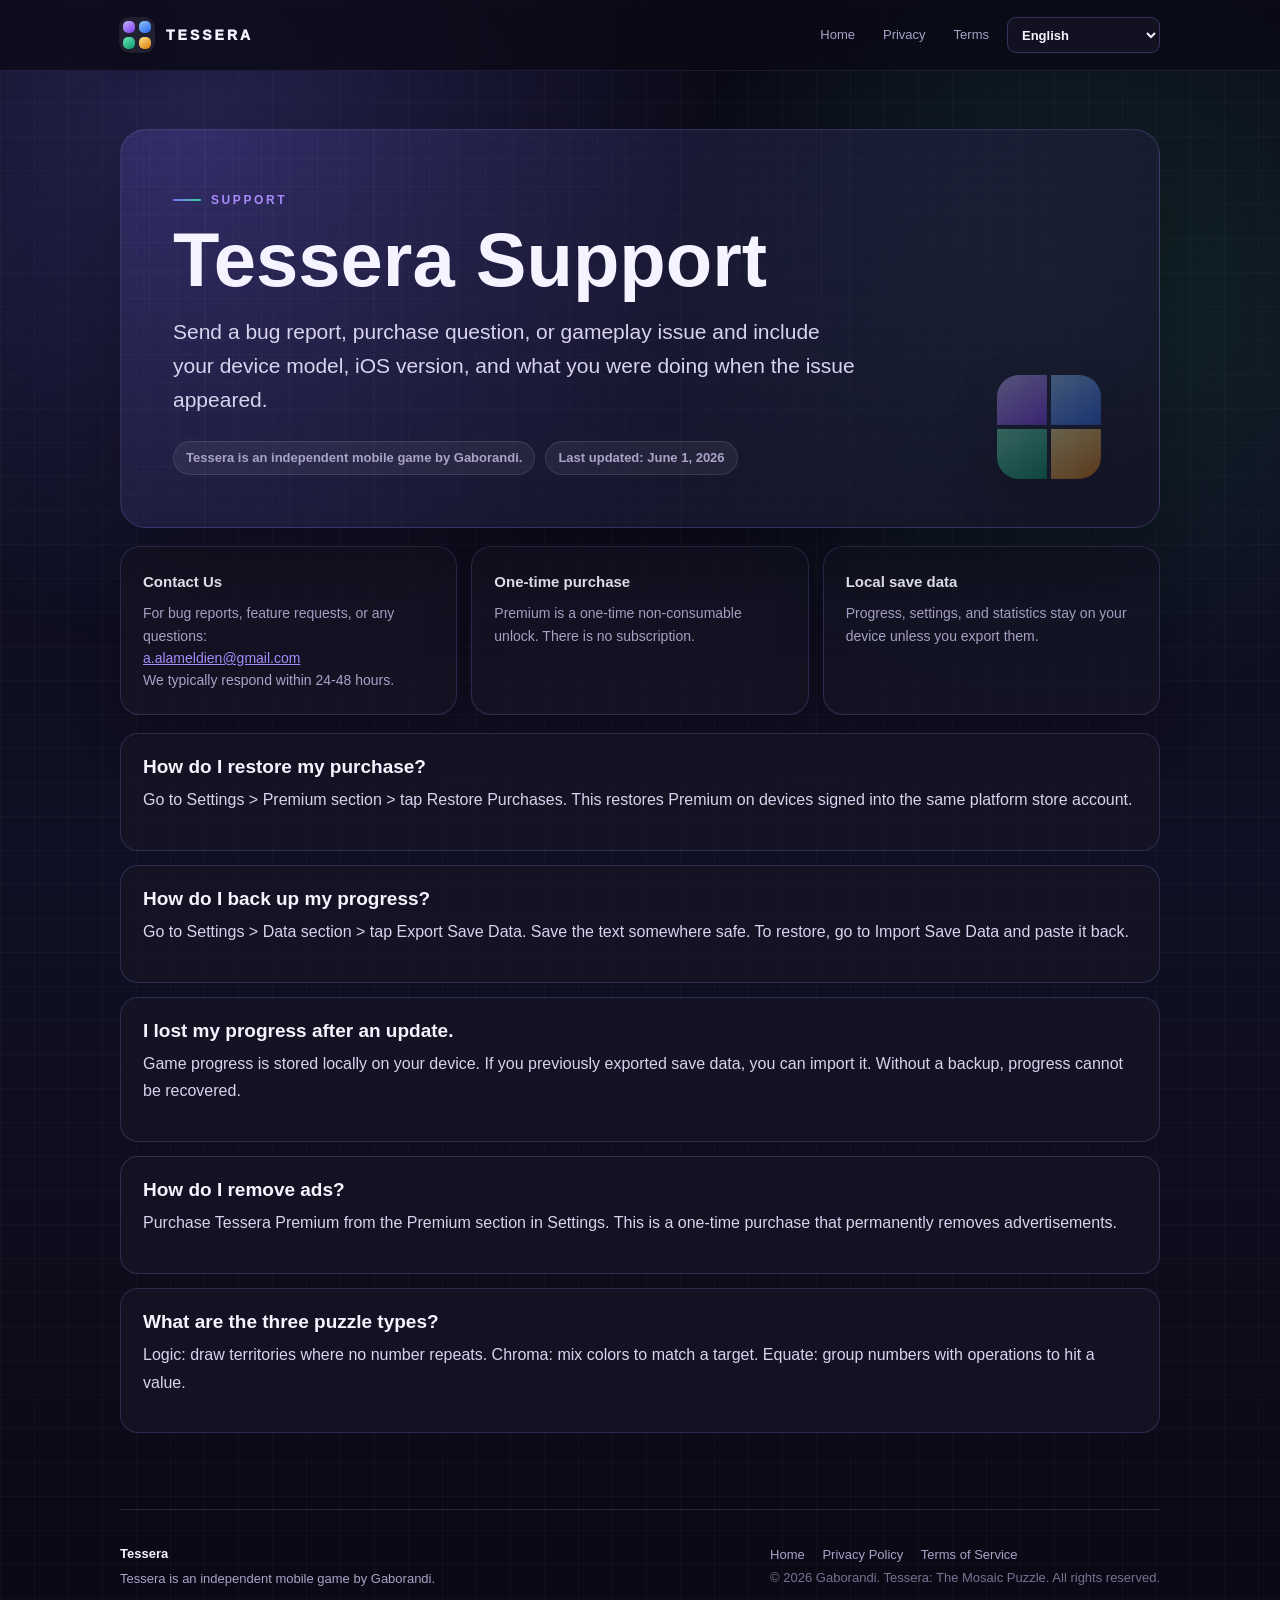
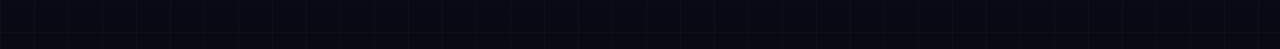
<file: support/index.html>
<!DOCTYPE html>
<html lang="en">
<head>
<meta charset="UTF-8">
<meta name="viewport" content="width=device-width, initial-scale=1.0">
<title>Support &mdash; Tessera: The Mosaic Puzzle</title>
<meta name="description" content="Support page for Tessera: The Mosaic Puzzle, including contact, restore purchase help, save backup help, and gameplay FAQ.">
<link rel="canonical" href="https://gaborandi.github.io/tesserapuzzle-site/support/">
<link rel="icon" href="../assets/tessera-icon.png">
<meta property="og:title" content="Tessera Support">
<meta property="og:description" content="Support for Tessera gameplay, purchases, restore purchases, save backup, and privacy questions.">
<meta property="og:type" content="website">
<meta property="og:url" content="https://gaborandi.github.io/tesserapuzzle-site/support/">
<meta property="og:image" content="https://gaborandi.github.io/tesserapuzzle-site/assets/tessera-icon.png">
<meta name="twitter:card" content="summary">
<link rel="stylesheet" href="../assets/legal.css">
</head>
<body>
<a class="skip-link" href="#main">Skip to content</a>
<header class="site-header">
  <nav class="site-nav" aria-label="Primary">
    <a class="brand" href="../" aria-label="Tessera home">
      <span class="mark" aria-hidden="true"><span></span><span></span><span></span><span></span></span>
      <span>TESSERA</span>
    </a>
    <div class="nav-links">
      <a href="../" data-i18n="nav.home">Home</a>
      <a href="../privacy/" data-i18n="nav.privacy">Privacy</a>
      <a href="../terms/" data-i18n="nav.terms">Terms</a>
      <select class="language-select" aria-label="Language">
        <option value="en">English</option>
        <option value="ar">العربية</option>
        <option value="es">Español</option>
        <option value="fr">Français</option>
        <option value="de">Deutsch</option>
        <option value="pt">Português</option>
        <option value="it">Italiano</option>
        <option value="ja">日本語</option>
        <option value="ko">한국어</option>
        <option value="zh">简体中文</option>
        <option value="ru">Русский</option>
        <option value="tr">Türkçe</option>
        <option value="hi">हिन्दी</option>
        <option value="id">Bahasa Indonesia</option>
        <option value="nl">Nederlands</option>
        <option value="pl">Polski</option>
        <option value="sv">Svenska</option>
        <option value="vi">Tiếng Việt</option>
      </select>
    </div>
  </nav>
</header>

<main class="page" id="main">
  <section class="page-hero">
    <p class="eyebrow" data-i18n="support.eyebrow">Support</p>
    <h1 data-i18n="support.title">Tessera Support</h1>
    <p class="hero-lede" data-i18n="support.lede">Send a bug report, purchase question, or gameplay issue and include your device model, iOS version, and what you were doing when the issue appeared.</p>
    <div class="legal-meta">
      <span class="pill" data-i18n="footer.identity">Tessera is an independent mobile game by Gaborandi.</span>
      <span class="pill" data-i18n="legal.updated">Last updated: June 1, 2026</span>
    </div>
  </section>

  <div class="support-grid">
    <div class="contact-card">
      <strong data-i18n="support.contact.title">Contact Us</strong>
      <p data-i18n="support.contact.body">For bug reports, feature requests, or any questions:</p>
      <p><a href="mailto:a.alameldien@gmail.com">a.alameldien@gmail.com</a></p>
      <p data-i18n="support.response">We typically respond within 24-48 hours.</p>
    </div>
    <div class="summary-card">
      <strong data-i18n="terms.summary.purchase.title">One-time purchase</strong>
      <p data-i18n="terms.summary.purchase.desc">Premium is a one-time non-consumable unlock. There is no subscription.</p>
    </div>
    <div class="summary-card">
      <strong data-i18n="privacy.summary.local.title">Local save data</strong>
      <p data-i18n="privacy.summary.local.desc">Progress, settings, and statistics stay on your device unless you export them.</p>
    </div>
  </div>

  <section class="section">
    <div class="faq-list">
      <div class="faq-item">
        <h2 data-i18n="support.restore.title">How do I restore my purchase?</h2>
        <p data-i18n="support.restore.body">Go to Settings &gt; Premium section &gt; tap Restore Purchases. This restores Premium on devices signed into the same platform store account.</p>
      </div>

      <div class="faq-item">
        <h2 data-i18n="support.backup.title">How do I back up my progress?</h2>
        <p data-i18n="support.backup.body">Go to Settings &gt; Data section &gt; tap Export Save Data. Save the text somewhere safe. To restore, go to Import Save Data and paste it back.</p>
      </div>

      <div class="faq-item">
        <h2 data-i18n="support.progress.title">I lost my progress after an update.</h2>
        <p data-i18n="support.progress.body">Game progress is stored locally on your device. If you previously exported save data, you can import it. Without a backup, progress cannot be recovered.</p>
      </div>

      <div class="faq-item">
        <h2 data-i18n="support.ads.title">How do I remove ads?</h2>
        <p data-i18n="support.ads.body">Purchase Tessera Premium from the Premium section in Settings. This is a one-time purchase that permanently removes advertisements.</p>
      </div>

      <div class="faq-item">
        <h2 data-i18n="support.modes.title">What are the three puzzle types?</h2>
        <p data-i18n="support.modes.body">Logic: draw territories where no number repeats. Chroma: mix colors to match a target. Equate: group numbers with operations to hit a value.</p>
      </div>
    </div>
  </section>
</main>

<footer class="footer">
  <div class="footer-brand">
    <strong>Tessera</strong>
    <span data-i18n="footer.identity">Tessera is an independent mobile game by Gaborandi.</span>
  </div>
  <div class="footer-links">
    <a href="../" data-i18n="nav.home">Home</a>
    <a href="../privacy/" data-i18n="nav.privacy">Privacy Policy</a>
    <a href="../terms/" data-i18n="nav.terms">Terms of Service</a>
    <p data-i18n="footer.copy">&copy; 2026 Gaborandi. Tessera: The Mosaic Puzzle. All rights reserved.</p>
  </div>
</footer>
<script src="../assets/site.js?v=20260905b"></script>
</body>
</html>
</file>
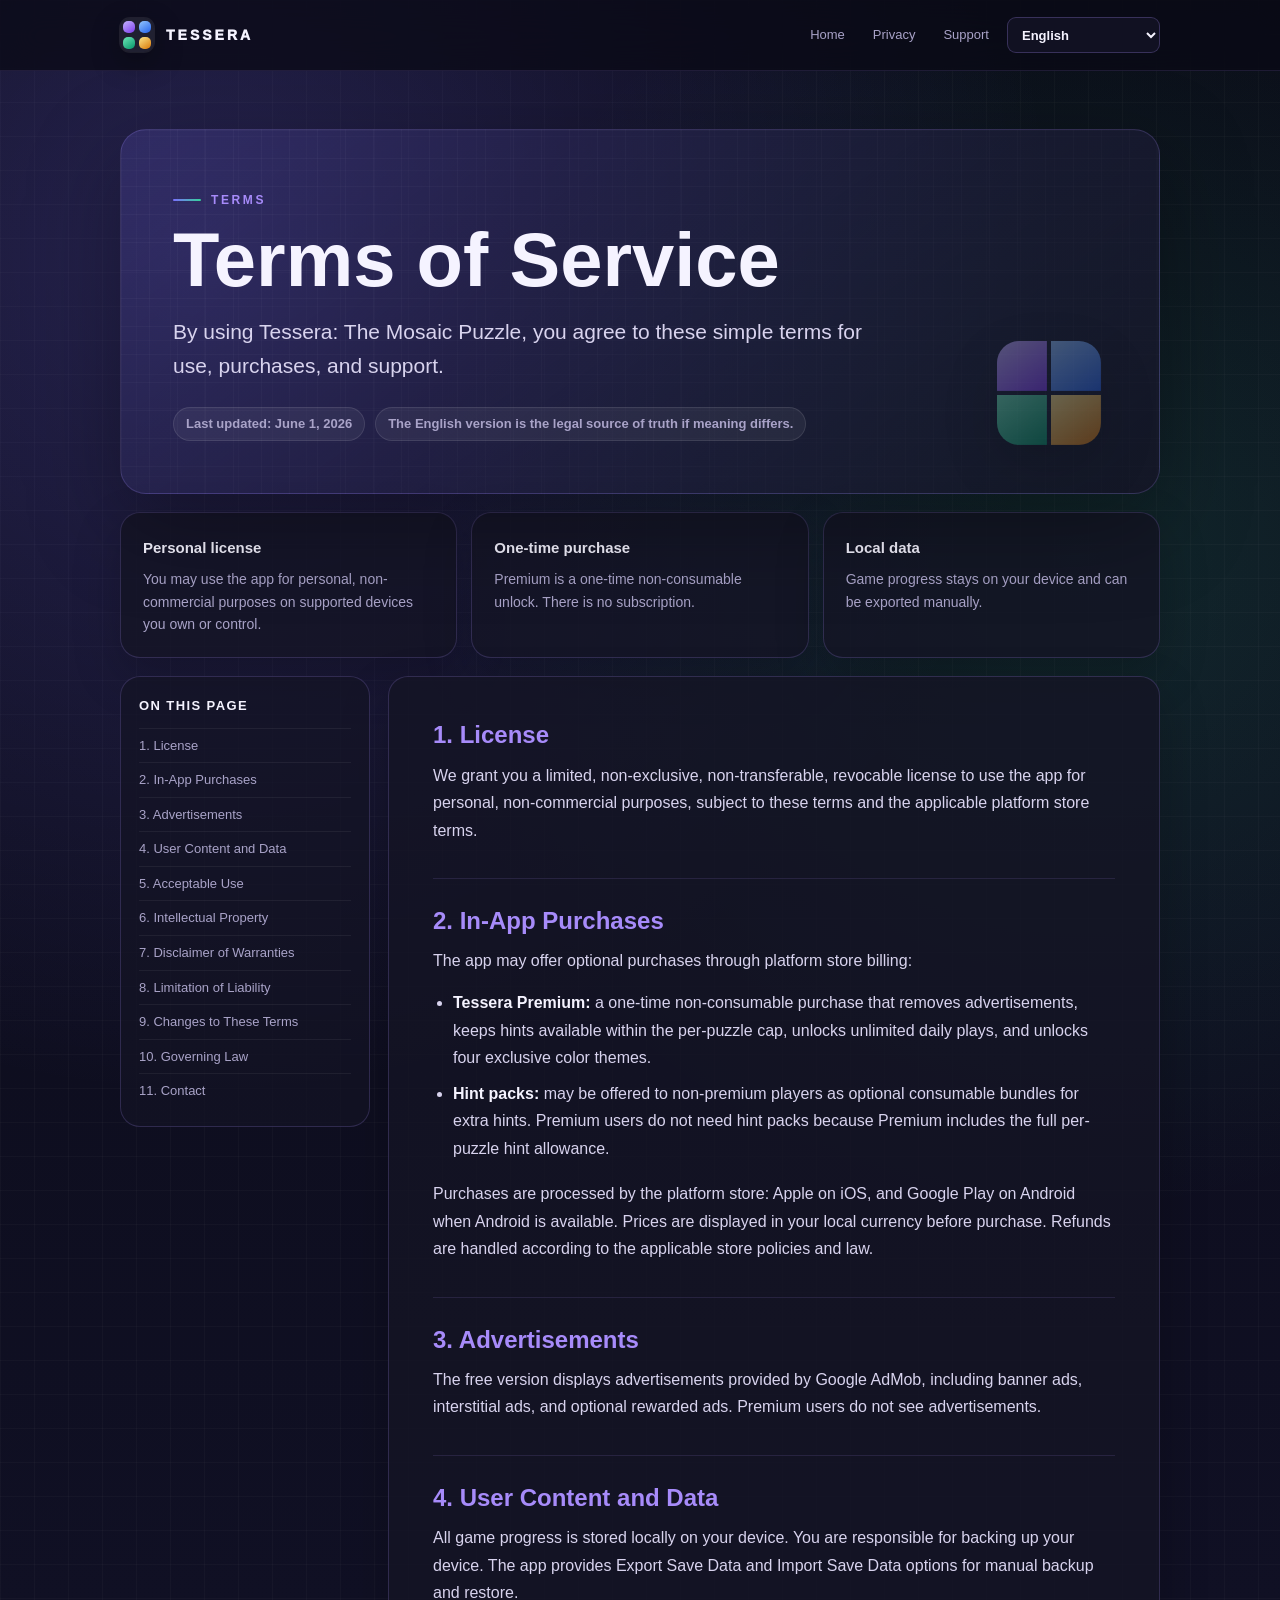
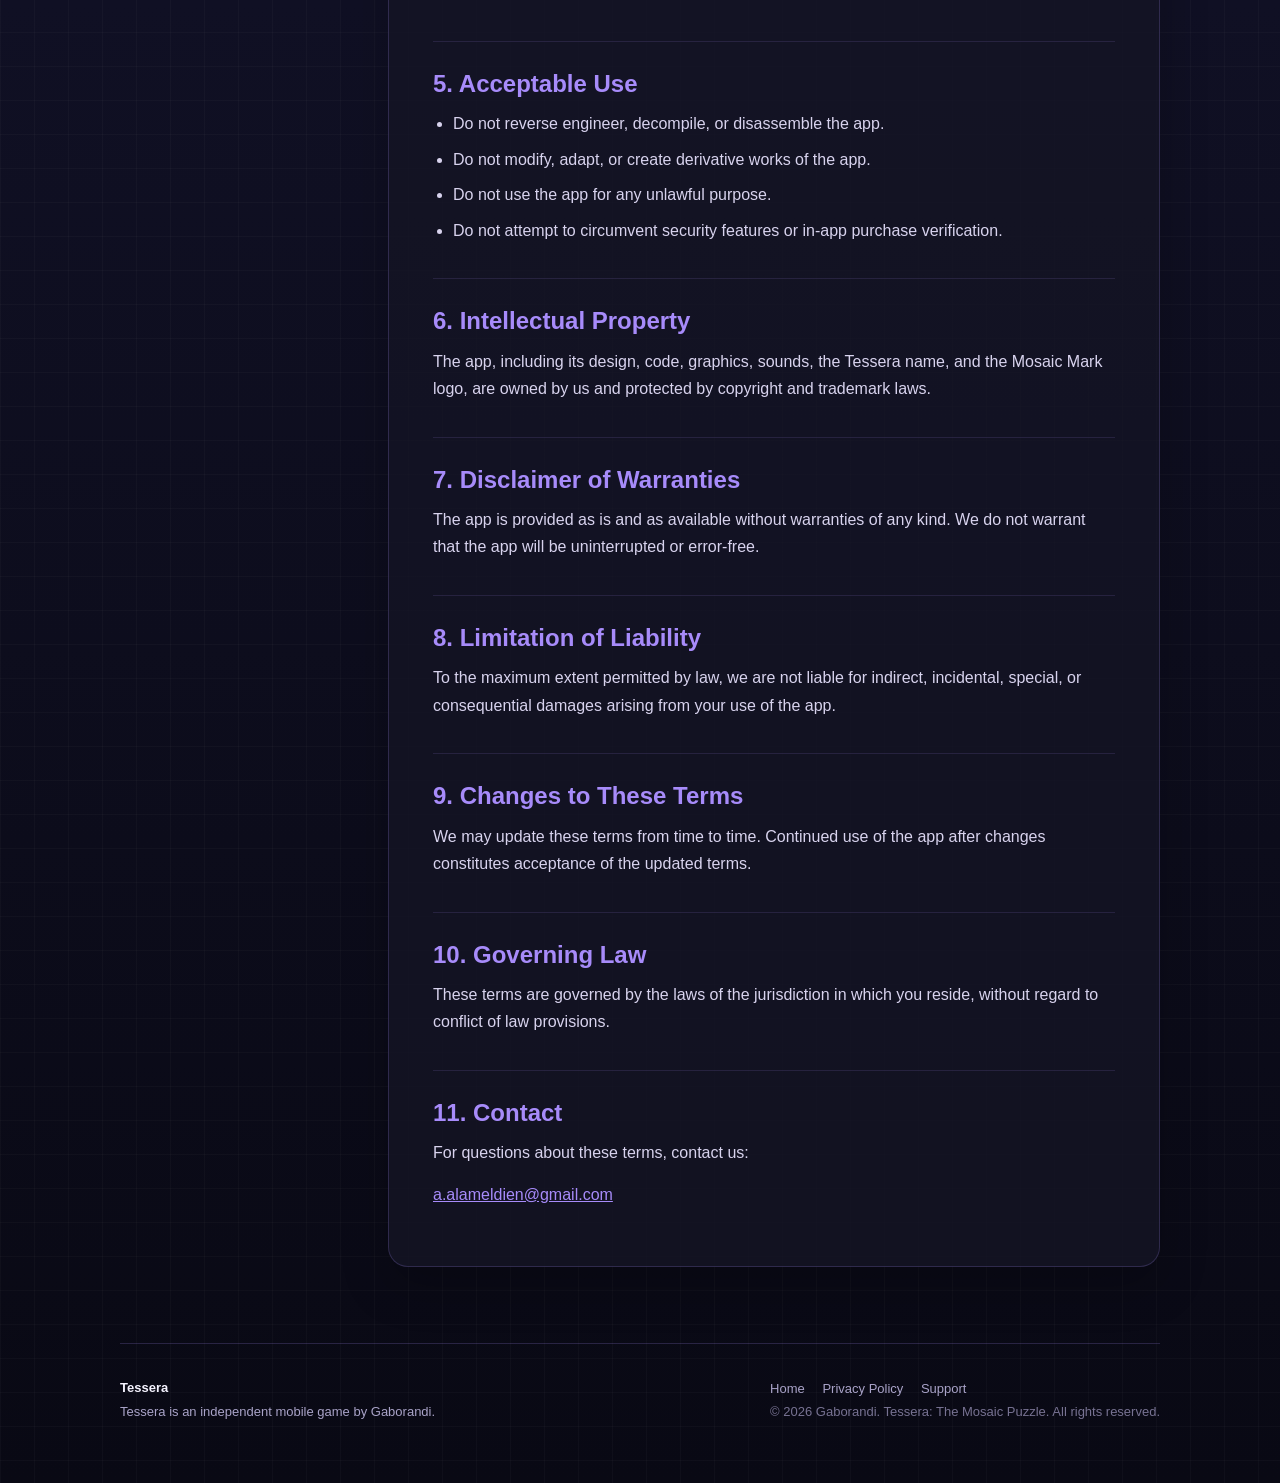
<file: terms/index.html>
<!DOCTYPE html>
<html lang="en">
<head>
<meta charset="UTF-8">
<meta name="viewport" content="width=device-width, initial-scale=1.0">
<title>Terms of Service &mdash; Tessera: The Mosaic Puzzle</title>
<meta name="description" content="Terms of service for Tessera: The Mosaic Puzzle, including license, purchases, ads, local data, and support terms.">
<link rel="canonical" href="https://gaborandi.github.io/tesserapuzzle-site/terms/">
<link rel="icon" href="../assets/tessera-icon.png">
<meta property="og:title" content="Tessera Terms of Service">
<meta property="og:description" content="Terms for Tessera gameplay, purchases, ads, local data, and support.">
<meta property="og:type" content="website">
<meta property="og:url" content="https://gaborandi.github.io/tesserapuzzle-site/terms/">
<meta property="og:image" content="https://gaborandi.github.io/tesserapuzzle-site/assets/tessera-icon.png">
<meta name="twitter:card" content="summary">
<link rel="stylesheet" href="../assets/legal.css">
</head>
<body>
<a class="skip-link" href="#main">Skip to content</a>
<header class="site-header">
  <nav class="site-nav" aria-label="Primary">
    <a class="brand" href="../" aria-label="Tessera home">
      <span class="mark" aria-hidden="true"><span></span><span></span><span></span><span></span></span>
      <span>TESSERA</span>
    </a>
    <div class="nav-links">
      <a href="../" data-i18n="nav.home">Home</a>
      <a href="../privacy/" data-i18n="nav.privacy">Privacy</a>
      <a href="../support/" data-i18n="nav.support">Support</a>
      <select class="language-select" aria-label="Language">
        <option value="en">English</option>
        <option value="ar">العربية</option>
        <option value="es">Español</option>
        <option value="fr">Français</option>
        <option value="de">Deutsch</option>
        <option value="pt">Português</option>
        <option value="it">Italiano</option>
        <option value="ja">日本語</option>
        <option value="ko">한국어</option>
        <option value="zh">简体中文</option>
        <option value="ru">Русский</option>
        <option value="tr">Türkçe</option>
        <option value="hi">हिन्दी</option>
        <option value="id">Bahasa Indonesia</option>
        <option value="nl">Nederlands</option>
        <option value="pl">Polski</option>
        <option value="sv">Svenska</option>
        <option value="vi">Tiếng Việt</option>
      </select>
    </div>
  </nav>
</header>

<main class="page" id="main">
  <section class="page-hero">
    <p class="eyebrow" data-i18n="terms.eyebrow">Terms</p>
    <h1 data-i18n="terms.title">Terms of Service</h1>
    <p class="hero-lede" data-i18n="terms.lede">By using Tessera: The Mosaic Puzzle, you agree to these simple terms for use, purchases, and support.</p>
    <div class="legal-meta">
      <span class="pill" data-i18n="legal.updated">Last updated: June 1, 2026</span>
      <span class="pill" data-i18n="legal.source">The English version is the legal source of truth if meaning differs.</span>
    </div>
  </section>

  <div class="summary-grid" aria-label="Terms summary">
    <div class="summary-card">
      <strong data-i18n="terms.summary.license.title">Personal license</strong>
      <p data-i18n="terms.summary.license.desc">You may use the app for personal, non-commercial purposes on supported devices you own or control.</p>
    </div>
    <div class="summary-card">
      <strong data-i18n="terms.summary.purchase.title">One-time purchase</strong>
      <p data-i18n="terms.summary.purchase.desc">Premium is a one-time non-consumable unlock. There is no subscription.</p>
    </div>
    <div class="summary-card">
      <strong data-i18n="terms.summary.local.title">Local data</strong>
      <p data-i18n="terms.summary.local.desc">Game progress stays on your device and can be exported manually.</p>
    </div>
  </div>

  <div class="legal-layout">
    <aside class="legal-toc" aria-label="Terms sections">
      <strong data-i18n="privacy.toc">On this page</strong>
      <a href="#license" data-i18n="terms.s1">1. License</a>
      <a href="#purchases" data-i18n="terms.s2">2. In-App Purchases</a>
      <a href="#ads" data-i18n="terms.s3">3. Advertisements</a>
      <a href="#data" data-i18n="terms.s4">4. User Content and Data</a>
      <a href="#use" data-i18n="terms.s5">5. Acceptable Use</a>
      <a href="#ip" data-i18n="terms.s6">6. Intellectual Property</a>
      <a href="#warranty" data-i18n="terms.s7">7. Disclaimer of Warranties</a>
      <a href="#liability" data-i18n="terms.s8">8. Limitation of Liability</a>
      <a href="#changes" data-i18n="terms.s9">9. Changes to These Terms</a>
      <a href="#law" data-i18n="terms.s10">10. Governing Law</a>
      <a href="#contact" data-i18n="terms.s11">11. Contact</a>
    </aside>

    <article class="legal-card">
      <section id="license">
        <h2 data-i18n="terms.s1">1. License</h2>
        <p data-i18n="terms.license">We grant you a limited, non-exclusive, non-transferable, revocable license to use the app for personal, non-commercial purposes, subject to these terms and the applicable platform store terms.</p>
      </section>

      <section id="purchases">
        <h2 data-i18n="terms.s2">2. In-App Purchases</h2>
        <p data-i18n="terms.purchase.intro">The app may offer optional purchases through platform store billing:</p>
        <ul>
          <li data-i18n-html="terms.purchase.premium"><strong>Tessera Premium:</strong> a one-time non-consumable purchase that removes advertisements, keeps hints available within the per-puzzle cap, unlocks unlimited daily plays, and unlocks four exclusive color themes.</li>
          <li data-i18n-html="terms.purchase.hints"><strong>Hint packs:</strong> may be offered to non-premium players as optional consumable bundles for extra hints. Premium users do not need hint packs because Premium includes the full per-puzzle hint allowance.</li>
        </ul>
        <p data-i18n="terms.purchase.apple">Purchases are processed by the platform store: Apple on iOS, and Google Play on Android when Android is available. Prices are displayed in your local currency before purchase. Refunds are handled according to the applicable store policies and law.</p>
      </section>

      <section id="ads">
        <h2 data-i18n="terms.s3">3. Advertisements</h2>
        <p data-i18n="terms.ads">The free version displays advertisements provided by Google AdMob, including banner ads, interstitial ads, and optional rewarded ads. Premium users do not see advertisements.</p>
      </section>

      <section id="data">
        <h2 data-i18n="terms.s4">4. User Content and Data</h2>
        <p data-i18n="terms.data">All game progress is stored locally on your device. You are responsible for backing up your device. The app provides Export Save Data and Import Save Data options for manual backup and restore.</p>
      </section>

      <section id="use">
        <h2 data-i18n="terms.s5">5. Acceptable Use</h2>
        <ul>
          <li data-i18n="terms.accept.li1">Do not reverse engineer, decompile, or disassemble the app.</li>
          <li data-i18n="terms.accept.li2">Do not modify, adapt, or create derivative works of the app.</li>
          <li data-i18n="terms.accept.li3">Do not use the app for any unlawful purpose.</li>
          <li data-i18n="terms.accept.li4">Do not attempt to circumvent security features or in-app purchase verification.</li>
        </ul>
      </section>

      <section id="ip">
        <h2 data-i18n="terms.s6">6. Intellectual Property</h2>
        <p data-i18n="terms.ip">The app, including its design, code, graphics, sounds, the Tessera name, and the Mosaic Mark logo, are owned by us and protected by copyright and trademark laws.</p>
      </section>

      <section id="warranty">
        <h2 data-i18n="terms.s7">7. Disclaimer of Warranties</h2>
        <p data-i18n="terms.warranty">The app is provided as is and as available without warranties of any kind. We do not warrant that the app will be uninterrupted or error-free.</p>
      </section>

      <section id="liability">
        <h2 data-i18n="terms.s8">8. Limitation of Liability</h2>
        <p data-i18n="terms.liability">To the maximum extent permitted by law, we are not liable for indirect, incidental, special, or consequential damages arising from your use of the app.</p>
      </section>

      <section id="changes">
        <h2 data-i18n="terms.s9">9. Changes to These Terms</h2>
        <p data-i18n="terms.changes">We may update these terms from time to time. Continued use of the app after changes constitutes acceptance of the updated terms.</p>
      </section>

      <section id="law">
        <h2 data-i18n="terms.s10">10. Governing Law</h2>
        <p data-i18n="terms.law">These terms are governed by the laws of the jurisdiction in which you reside, without regard to conflict of law provisions.</p>
      </section>

      <section id="contact">
        <h2 data-i18n="terms.s11">11. Contact</h2>
        <p data-i18n="terms.contact">For questions about these terms, contact us:</p>
        <p><a href="mailto:a.alameldien@gmail.com">a.alameldien@gmail.com</a></p>
      </section>
    </article>
  </div>
</main>

<footer class="footer">
  <div class="footer-brand">
    <strong>Tessera</strong>
    <span data-i18n="footer.identity">Tessera is an independent mobile game by Gaborandi.</span>
  </div>
  <div class="footer-links">
    <a href="../" data-i18n="nav.home">Home</a>
    <a href="../privacy/" data-i18n="nav.privacy">Privacy Policy</a>
    <a href="../support/" data-i18n="nav.support">Support</a>
    <p data-i18n="footer.copy">&copy; 2026 Gaborandi. Tessera: The Mosaic Puzzle. All rights reserved.</p>
  </div>
</footer>
<script src="../assets/site.js?v=20260905b"></script>
</body>
</html>
</file>
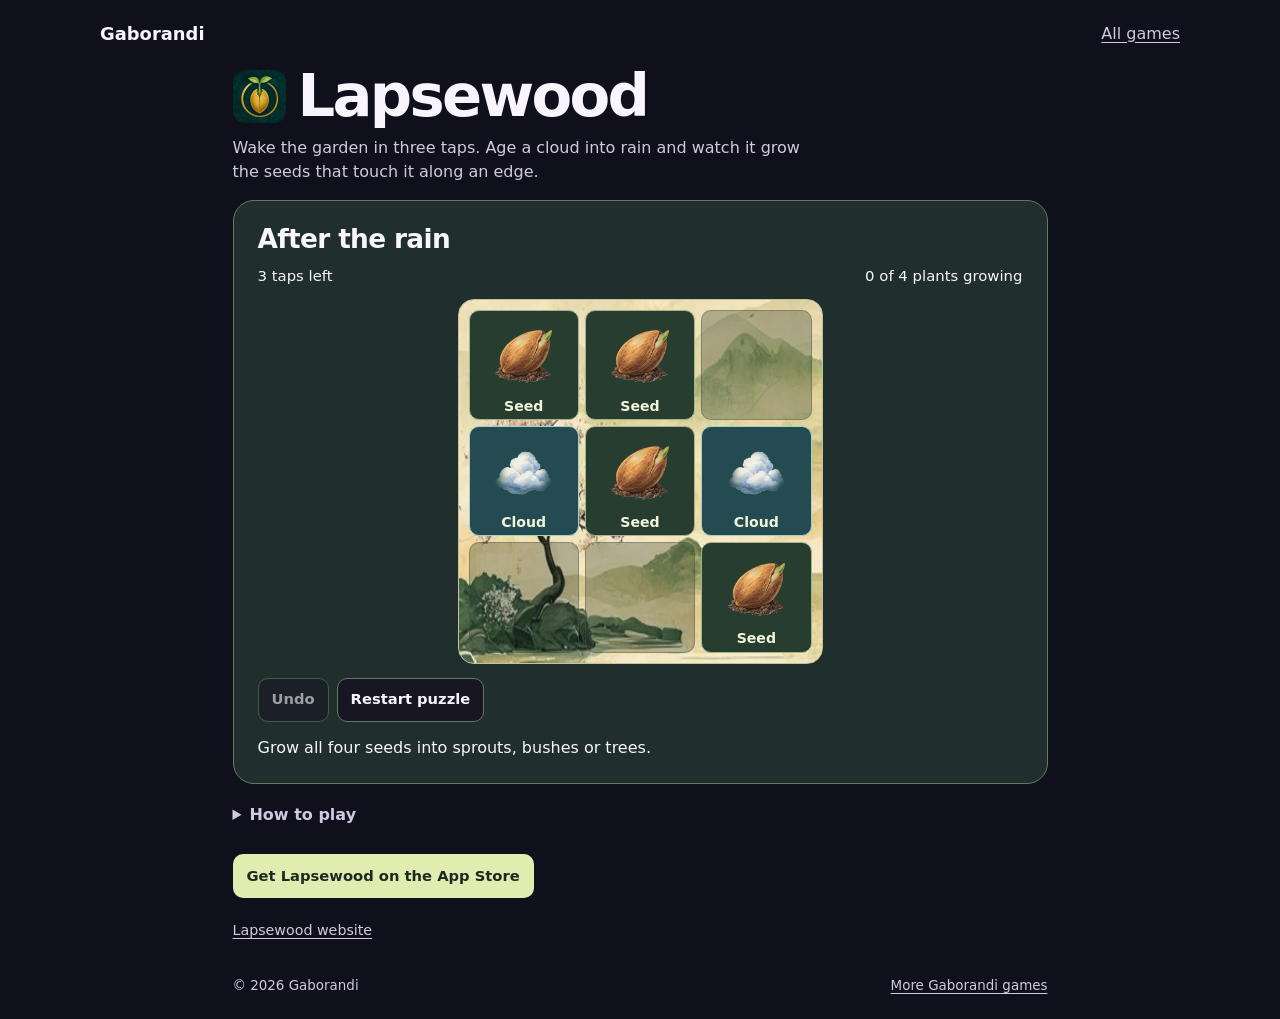
<file: games/lapsewood/index.html>
<!doctype html>
<html lang="en">
<head>
  <meta charset="utf-8">
  <meta name="viewport" content="width=device-width, initial-scale=1">
  <meta name="description" content="Wake the garden in three taps. Age a cloud into rain and watch it grow the seeds that touch it along an edge.">
  <meta name="theme-color" content="#10101c">
  <link rel="canonical" href="https://gaborandi.github.io/tesserapuzzle-site/games/lapsewood/">
  <link rel="icon" href="../assets/lapsewood.jpg">
  <link rel="stylesheet" href="../games.css">
  <link rel="stylesheet" href="../play.css">
  <script src="play.js" defer></script>
  <title>Play Lapsewood in Your Browser · Gaborandi</title>
</head>
<body class="play-page lapse">
  <a class="skip" href="#content">Skip to the game</a>
  <header class="masthead shell">
    <a class="brand" href="../">Gaborandi</a>
    <nav aria-label="Games"><a class="jump" href="../">All games</a></nav>
  </header>
  <main id="content" class="shell">
    <div class="play-shell">
      <header class="play-head"><img class="game-icon" src="../assets/lapsewood.jpg" width="53" height="53" alt=""><h1>Lapsewood</h1></header>
      <p class="play-description">Wake the garden in three taps. Age a cloud into rain and watch it grow the seeds that touch it along an edge.</p>
      <section class="stage" aria-labelledby="demo">
        <h2 id="demo" class="stage-title">After the rain</h2>
<div class="stage-meta"><span id="moves">3 taps left</span><span id="grown">0 of 4 plants growing</span></div>
<div id="garden" class="garden" role="group" aria-label="Three-row garden board"></div>
<div class="actions play-controls"><button type="button" id="undo" class="button secondary" disabled>Undo</button><button type="button" id="reset" class="button secondary">Restart puzzle</button></div>
<p class="status" id="status" role="status">Grow all four seeds into sprouts, bushes or trees.</p>
        <noscript>This browser demo requires JavaScript. The App Store and game website links work below.</noscript>
      </section>
      <details class="help"><summary>How to play</summary><p>Each tap advances the tile. Rain grows neighboring seeds, sprouts and bushes. A seed beyond the rain can be tapped directly. Undo restores a tap and its whole chain.</p></details>
      <div class="after-play">
        <div class="actions"><a class="button primary" href="https://apps.apple.com/app/id6820984386">Get Lapsewood on the App Store</a></div>
        <div class="details"><a href="https://gaborandi.github.io/patina-site/">Lapsewood website</a></div>
      </div>
      <footer><span>© 2026 Gaborandi</span><a href="../">More Gaborandi games</a></footer>
    </div>
  </main>
</body>
</html>
</file>
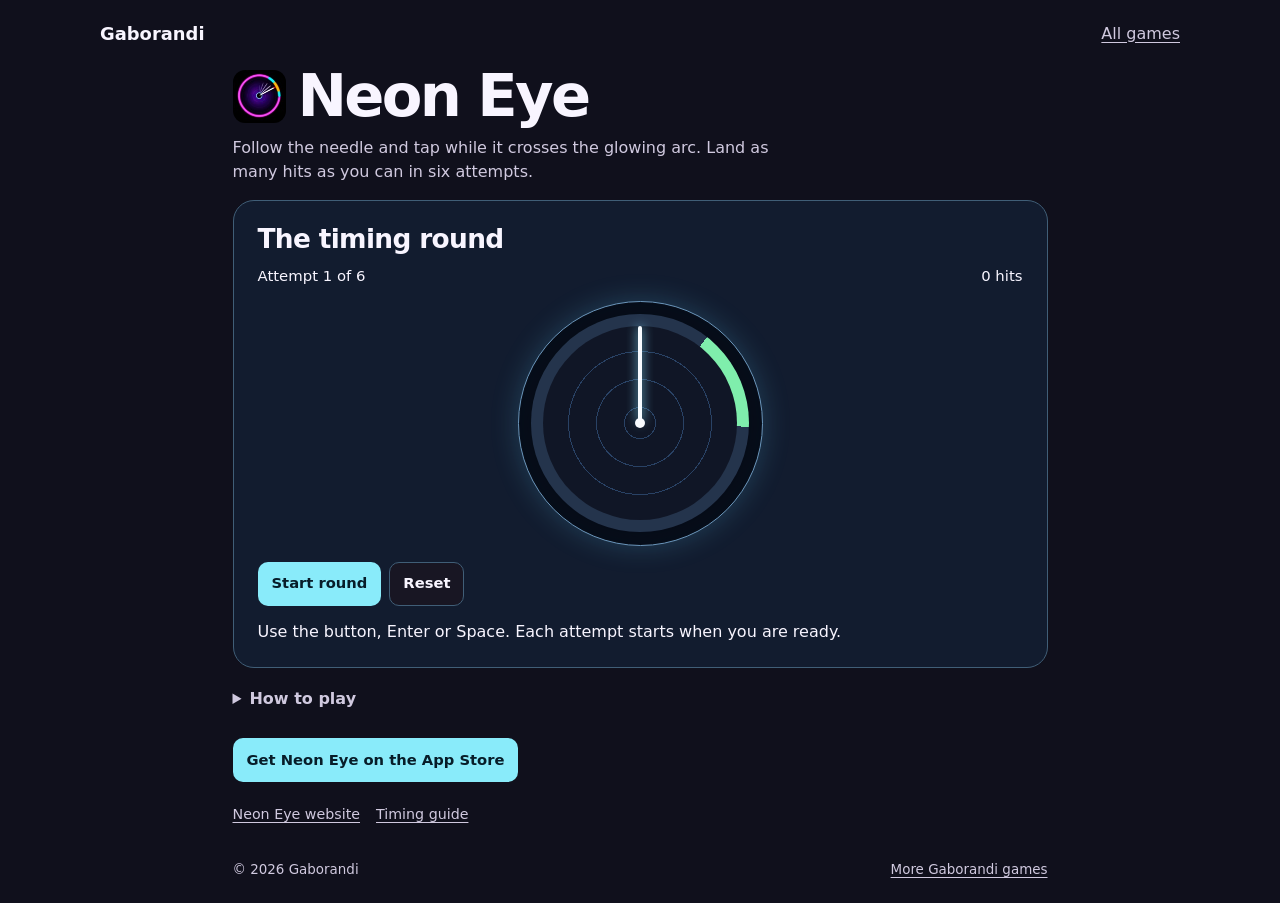
<file: games/neon-eye/index.html>
<!doctype html>
<html lang="en">
<head>
  <meta charset="utf-8">
  <meta name="viewport" content="width=device-width, initial-scale=1">
  <meta name="description" content="Follow the needle and tap while it crosses the glowing arc. Land as many hits as you can in six attempts.">
  <meta name="theme-color" content="#10101c">
  <link rel="canonical" href="https://gaborandi.github.io/tesserapuzzle-site/games/neon-eye/">
  <link rel="icon" href="../assets/neon-eye.jpg">
  <link rel="stylesheet" href="../games.css">
  <link rel="stylesheet" href="../play.css">
  <script src="play.js" defer></script>
  <title>Play Neon Eye in Your Browser · Gaborandi</title>
</head>
<body class="play-page neon">
  <a class="skip" href="#content">Skip to the game</a>
  <header class="masthead shell">
    <a class="brand" href="../">Gaborandi</a>
    <nav aria-label="Games"><a class="jump" href="../">All games</a></nav>
  </header>
  <main id="content" class="shell">
    <div class="play-shell">
      <header class="play-head"><img class="game-icon" src="../assets/neon-eye.jpg" width="53" height="53" alt=""><h1>Neon Eye</h1></header>
      <p class="play-description">Follow the needle and tap while it crosses the glowing arc. Land as many hits as you can in six attempts.</p>
      <section class="stage" aria-labelledby="demo">
        <h2 id="demo" class="stage-title">The timing round</h2>
<div class="stage-meta"><span id="attempts">Attempt 1 of 6</span><span id="hits">0 hits</span></div>
<div class="dial" aria-hidden="true"><div class="target" id="target"></div><div class="face"></div><div class="needle" id="needle"></div><div class="pin"></div></div>
<div class="actions play-controls"><button type="button" id="strike" class="button primary">Start round</button><button type="button" id="reset" class="button secondary">Reset</button></div>
<p class="status" id="status" role="status">Use the button, Enter or Space. Each attempt starts when you are ready.</p>
        <noscript>This browser demo requires JavaScript. The App Store and game website links work below.</noscript>
      </section>
      <details class="help"><summary>How to play</summary><p>Tap when the white needle lines up with the glowing arc. After each attempt, the needle holds its position so you can see your timing.</p></details>
      <div class="after-play">
        <div class="actions"><a class="button primary" href="https://apps.apple.com/app/id6772494283">Get Neon Eye on the App Store</a></div>
        <div class="details"><a href="https://gaborandi.github.io/neon-eye-privacy/">Neon Eye website</a><a href="https://gaborandi.github.io/neon-eye-privacy/beginner-guide.html">Timing guide</a></div>
      </div>
      <footer><span>© 2026 Gaborandi</span><a href="../">More Gaborandi games</a></footer>
    </div>
  </main>
</body>
</html>
</file>
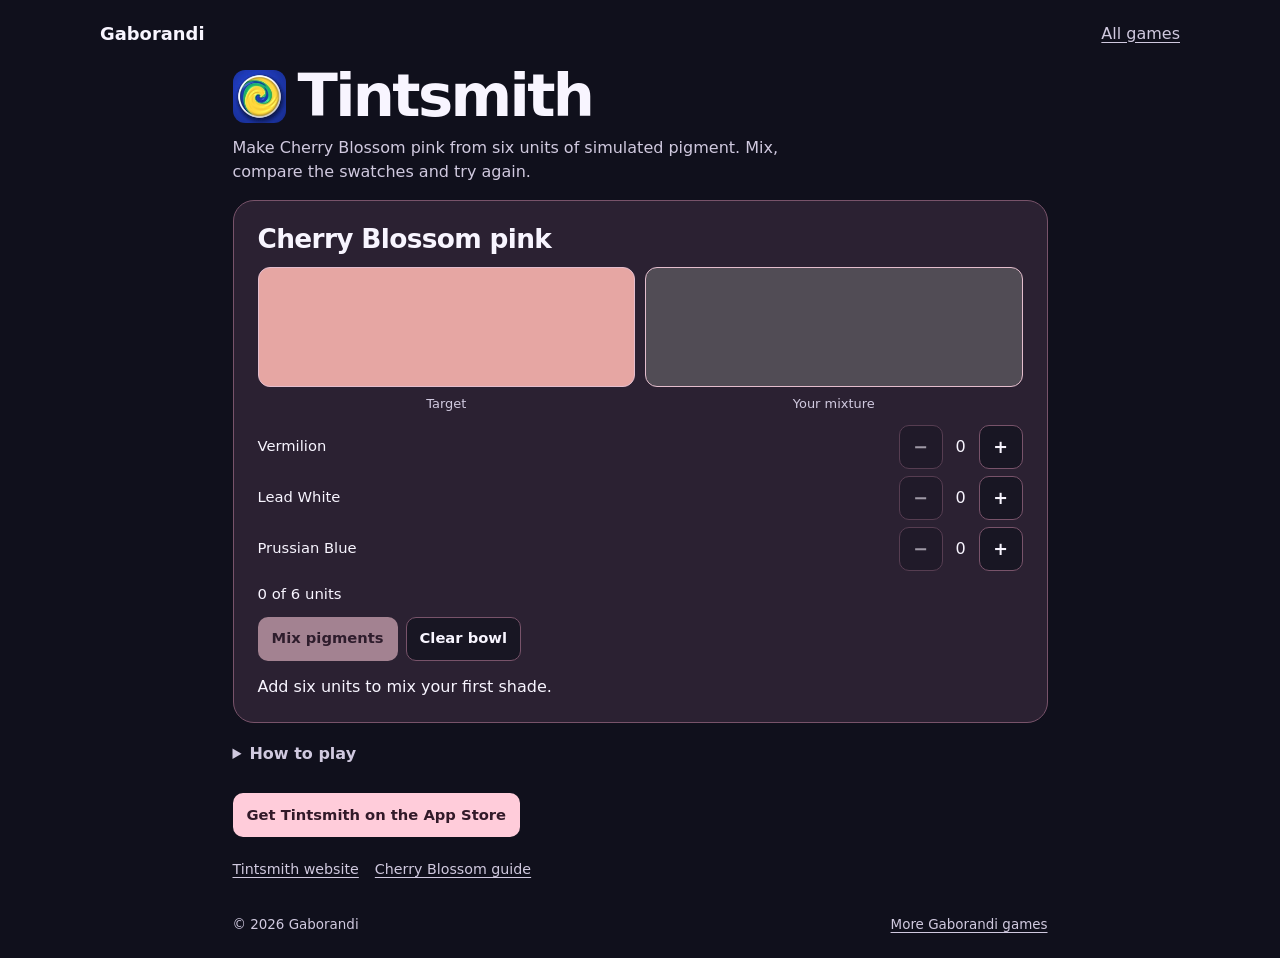
<file: games/tintsmith/index.html>
<!doctype html>
<html lang="en">
<head>
  <meta charset="utf-8">
  <meta name="viewport" content="width=device-width, initial-scale=1">
  <meta name="description" content="Make Cherry Blossom pink from six units of simulated pigment. Mix, compare the swatches and try again.">
  <meta name="theme-color" content="#10101c">
  <link rel="canonical" href="https://gaborandi.github.io/tesserapuzzle-site/games/tintsmith/">
  <link rel="icon" href="../assets/tintsmith.jpg">
  <link rel="stylesheet" href="../games.css">
  <link rel="stylesheet" href="../play.css">
  <script src="play.js" defer></script>
  <title>Play Tintsmith in Your Browser · Gaborandi</title>
</head>
<body class="play-page tint">
  <a class="skip" href="#content">Skip to the game</a>
  <header class="masthead shell">
    <a class="brand" href="../">Gaborandi</a>
    <nav aria-label="Games"><a class="jump" href="../">All games</a></nav>
  </header>
  <main id="content" class="shell">
    <div class="play-shell">
      <header class="play-head"><img class="game-icon" src="../assets/tintsmith.jpg" width="53" height="53" alt=""><h1>Tintsmith</h1></header>
      <p class="play-description">Make Cherry Blossom pink from six units of simulated pigment. Mix, compare the swatches and try again.</p>
      <section class="stage" aria-labelledby="demo">
        <h2 id="demo" class="stage-title">Cherry Blossom pink</h2>
<div class="swatches">
  <figure class="swatch"><div class="swatch-color target" aria-hidden="true"></div><figcaption>Target</figcaption></figure>
  <figure class="swatch"><div class="swatch-color" id="mixture" aria-hidden="true"></div><figcaption>Your mixture</figcaption></figure>
</div>
<div class="palette" id="palette" role="group" aria-label="Simulated pigment amounts"></div>
<div class="stage-meta"><span id="total">0 of 6 units</span></div>
<div class="actions play-controls"><button type="button" id="mix" class="button primary" disabled>Mix pigments</button><button type="button" id="reset" class="button secondary">Clear bowl</button></div>
<p id="status" class="status" role="status">Add six units to mix your first shade.</p>
        <noscript>This browser demo requires JavaScript. The App Store and game website links work below.</noscript>
      </section>
      <details class="help"><summary>How to play</summary><p>Try one unit of Vermilion and five of Lead White. Compare the result to the target. These are the game’s simulated pigments.</p></details>
      <div class="after-play">
        <div class="actions"><a class="button primary" href="https://apps.apple.com/app/id6820236077">Get Tintsmith on the App Store</a></div>
        <div class="details"><a href="https://gaborandi.github.io/tintsmith-site/">Tintsmith website</a><a href="https://gaborandi.github.io/tintsmith-site/guides/cherry-blossom/">Cherry Blossom guide</a></div>
      </div>
      <footer><span>© 2026 Gaborandi</span><a href="../">More Gaborandi games</a></footer>
    </div>
  </main>
</body>
</html>
</file>
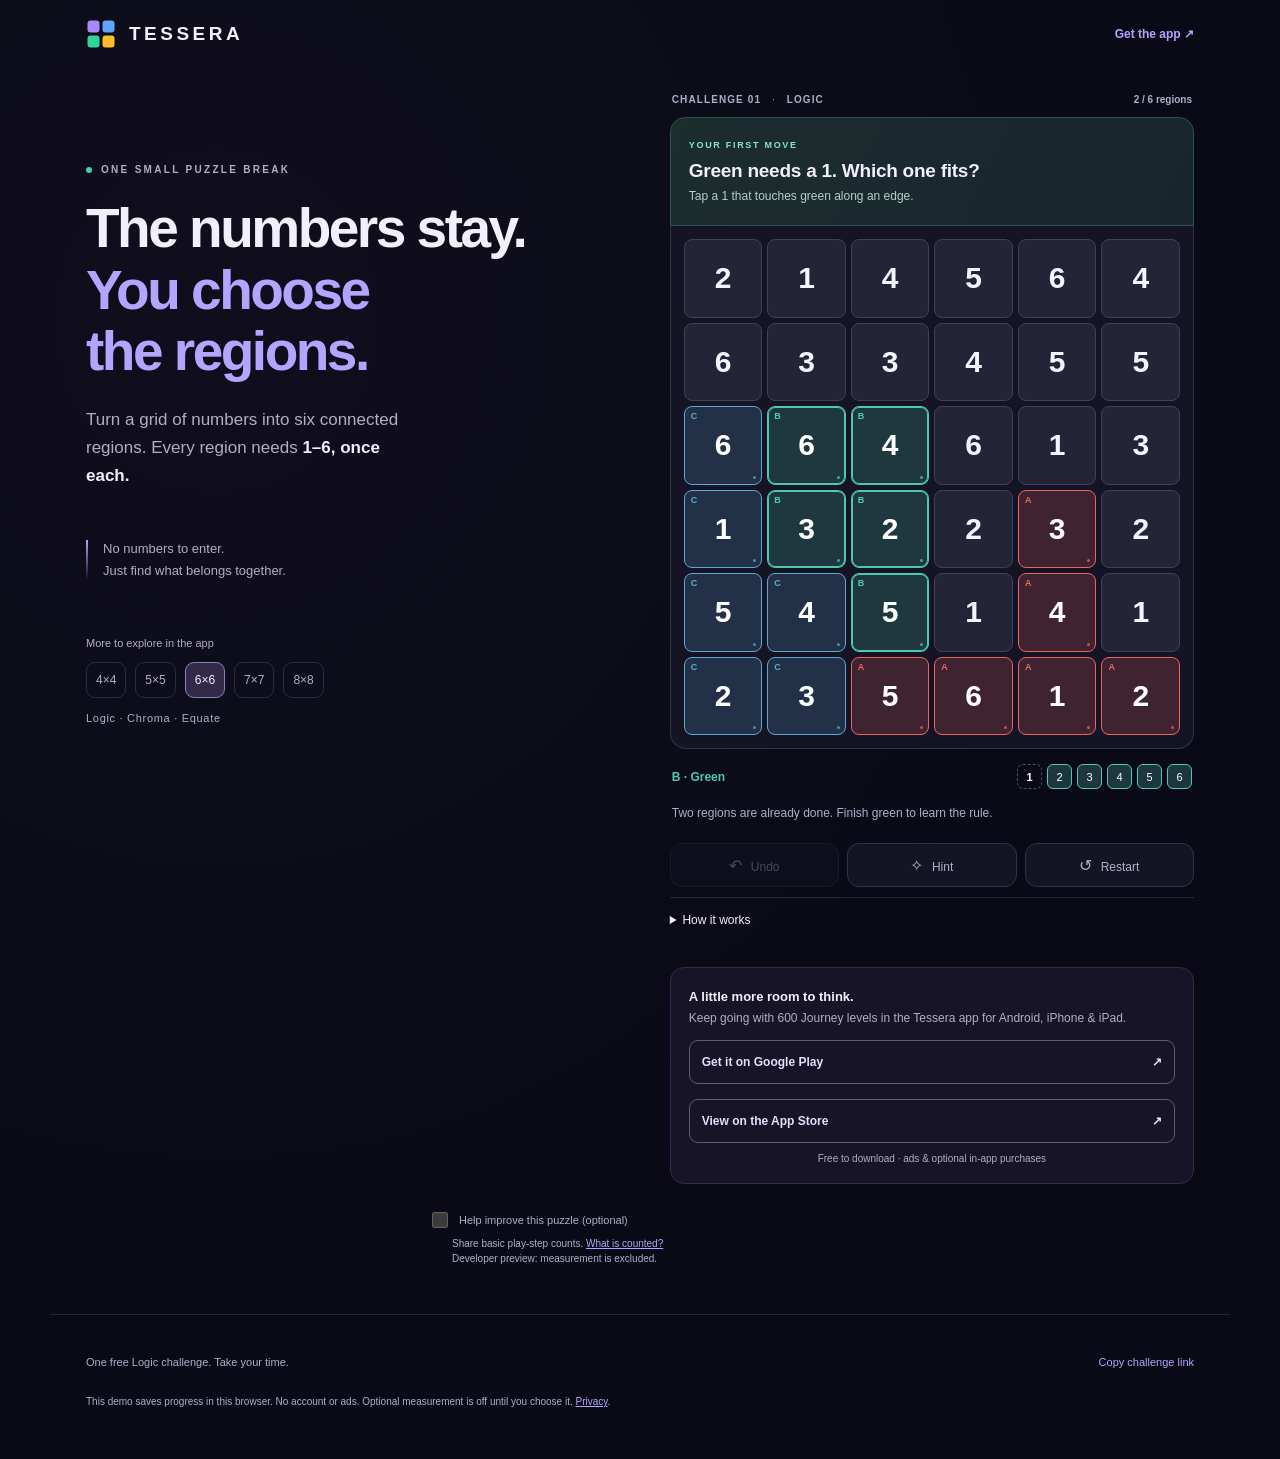
<file: play/01/index.html>
<!doctype html>
<html lang="en">
<head>
  <meta charset="utf-8">
  <meta name="viewport" content="width=device-width, initial-scale=1">
  <meta name="theme-color" content="#0a0a16">
  <meta name="description" content="The numbers stay. You choose the regions. Try a free 6×6 Logic challenge from Tessera: The Mosaic Puzzle.">
  <title>Tessera — one small puzzle break</title>
  <link rel="icon" href="mark.svg" type="image/svg+xml">
  <link rel="stylesheet" href="style.css?v=20261111b">
  <script src="core.js" defer></script>
  <script src="metrics.js?v=20261118-yt" defer></script>
  <script src="app.js?v=20261111b" defer></script>
</head>
<body>
  <a href="#board" class="skip">Skip to puzzle</a>
  <header class="masthead">
    <a class="brand" href="https://gaborandi.github.io/tesserapuzzle-site/" aria-label="Tessera website"><img src="mark.svg" width="30" height="30" alt=""><span>TESSERA</span></a>
    <a class="download-link" href="#download">Get the app ↗</a>
    <span id="previewBadge" class="preview" hidden>LOCAL PREVIEW</span>
  </header>
  <main class="layout">
    <section class="intro" aria-labelledby="heading">
      <p class="eyebrow"><span></span> ONE SMALL PUZZLE BREAK</p>
      <h1 id="heading">The numbers stay.<br><em>You choose<br class="desktop-break"> the regions.</em></h1>
      <p class="lede">Turn a grid of numbers into six connected regions. Every region needs <strong>1–6, once each.</strong></p>

      <div class="desktop-note"><span class="note-rule"></span><p>No numbers to enter.<br>Just find what belongs together.</p></div>
      <div class="range"><p>More to explore in the app</p><div class="sizes" aria-label="The full app includes 4 by 4, 5 by 5, 6 by 6, 7 by 7 and 8 by 8 grids"><span>4×4</span><span>5×5</span><span class="current">6×6</span><span>7×7</span><span>8×8</span></div><p class="modes">Logic · Chroma · Equate</p></div>
    </section>
    <section class="play" aria-label="Tessera Logic challenge">
      <div class="board-meta"><span>CHALLENGE 01 <b>·</b> LOGIC</span><span id="completionCount">2 / 6 regions</span></div>
      <div id="cue" class="cue" aria-live="polite">
        <span id="cueLabel" class="cue-label">YOUR FIRST MOVE</span>
        <h2 id="cueTitle">Green needs a 1. Which one fits?</h2>
        <p id="cueText">Tap a 1 that touches green along an edge.</p>
      </div>
      <div id="board" class="board" role="group" aria-label="6 by 6 Logic board; arrows move, Enter colors a tile" aria-describedby="cueTitle cueText" tabindex="-1"></div>
      <div id="selectedRegion" class="region-detail" aria-label="Selected region">
        <span id="regionName">B · Green</span><div id="numbers" class="numbers" aria-label="Numbers in selected region"></div>
      </div>
      <div id="palette" class="palette" role="group" aria-label="Choose a region" hidden></div>
      <div id="feedback" class="feedback" role="status" aria-live="polite">Two regions are already done. Finish green to learn the rule.</div>
      <button id="continue" class="primary" hidden>Finish this puzzle <span aria-hidden="true">→</span></button>
      <div id="controls" class="controls"><button id="undo" disabled>↶ <span>Undo</span></button><button id="hint">✧ <span>Hint</span></button><button id="reset">↺ <span>Restart</span></button></div>
      <details class="rules"><summary>How it works</summary><ol><li>The numbers never move. You color the tiles.</li><li>Each region must contain six tiles with 1, 2, 3, 4, 5 and 6 once each.</li><li>Tiles in the same region must join along their edges. Corners alone do not count.</li><li>Choose a color, then tap tiles. Tap a tile again with its color selected to clear it. The starting tiles stay fixed.</li></ol><p>Keyboard: Tab to the board; arrow keys move between tiles; Enter or Space colors a tile. Letters A–F select a region after the first move.</p></details>
      <section id="win" class="win" aria-labelledby="winTitle" hidden>
        <p class="eyebrow">EVERY PIECE BELONGS</p><h2 id="winTitle">Six regions. Nicely solved.</h2>
        <p id="resultDetails"></p>
        <button id="copyResult" class="primary">Copy your result <span aria-hidden="true">↗</span></button>
        <p class="small">Same puzzle for a friend. Your solution stays secret.</p>
        <textarea id="resultText" readonly aria-label="Spoiler-free result to copy" hidden></textarea>
        <button id="playAgain" class="again">Play again</button>
      </section>
      <div class="app-invite" id="download"><div><strong>A little more room to think.</strong><p>Keep going with 600 Journey levels in the Tessera app for Android, iPhone &amp; iPad.</p></div><a href="https://play.google.com/store/apps/details?id=com.tesserapuzzle.app&amp;referrer=utm_source%3Dsampler%26utm_medium%3Dweb%26utm_campaign%3Dandroid_oct26" class="store" id="storeLinkAndroid">Get it on Google Play <span aria-hidden="true">↗</span></a><a href="https://apps.apple.com/app/apple-store/id6773765192?pt=120202877&amp;ct=sampler&amp;mt=8" class="store" id="storeLink">View on the App Store <span aria-hidden="true">↗</span></a><p class="price-note">Free to download · ads &amp; optional in-app purchases</p></div>

    </section>
  </main>
      <div id="measurement" class="measurement" hidden><label><input id="measurementConsent" type="checkbox"> Help improve this puzzle (optional)</label><p>Share basic play-step counts. <a href="../../privacy/#browser-challenge">What is counted?</a></p><p id="measurementStatus" role="status"></p></div>
  <footer><span>One free Logic challenge. Take your time.</span><button id="copyLink">Copy challenge link</button><p>This demo saves progress in this browser. No account or ads. Optional measurement is off until you choose it. <a href="../../privacy/#browser-challenge">Privacy</a>.</p><p id="previewNote" hidden>Local preview: this challenge link works only on this Mac until the page is published.</p></footer>
  <dialog id="resetDialog" aria-labelledby="resetTitle"><h2 id="resetTitle">Start this puzzle again?</h2><p>This clears only your progress on Challenge 01 in this browser.</p><div class="dialog-actions"><button id="cancelReset">Keep playing</button><button id="confirmReset" class="primary">Restart puzzle</button></div></dialog>
  <noscript><p class="no-js">This puzzle needs JavaScript. You can also <a href="https://play.google.com/store/apps/details?id=com.tesserapuzzle.app&amp;referrer=utm_source%3Dsampler%26utm_medium%3Dweb%26utm_campaign%3Dandroid_oct26">find Tessera on Google Play</a> or <a href="https://apps.apple.com/app/apple-store/id6773765192?pt=120202877&amp;ct=sampler&amp;mt=8">on the App Store</a>.</p></noscript>
</body>
</html>
</file>
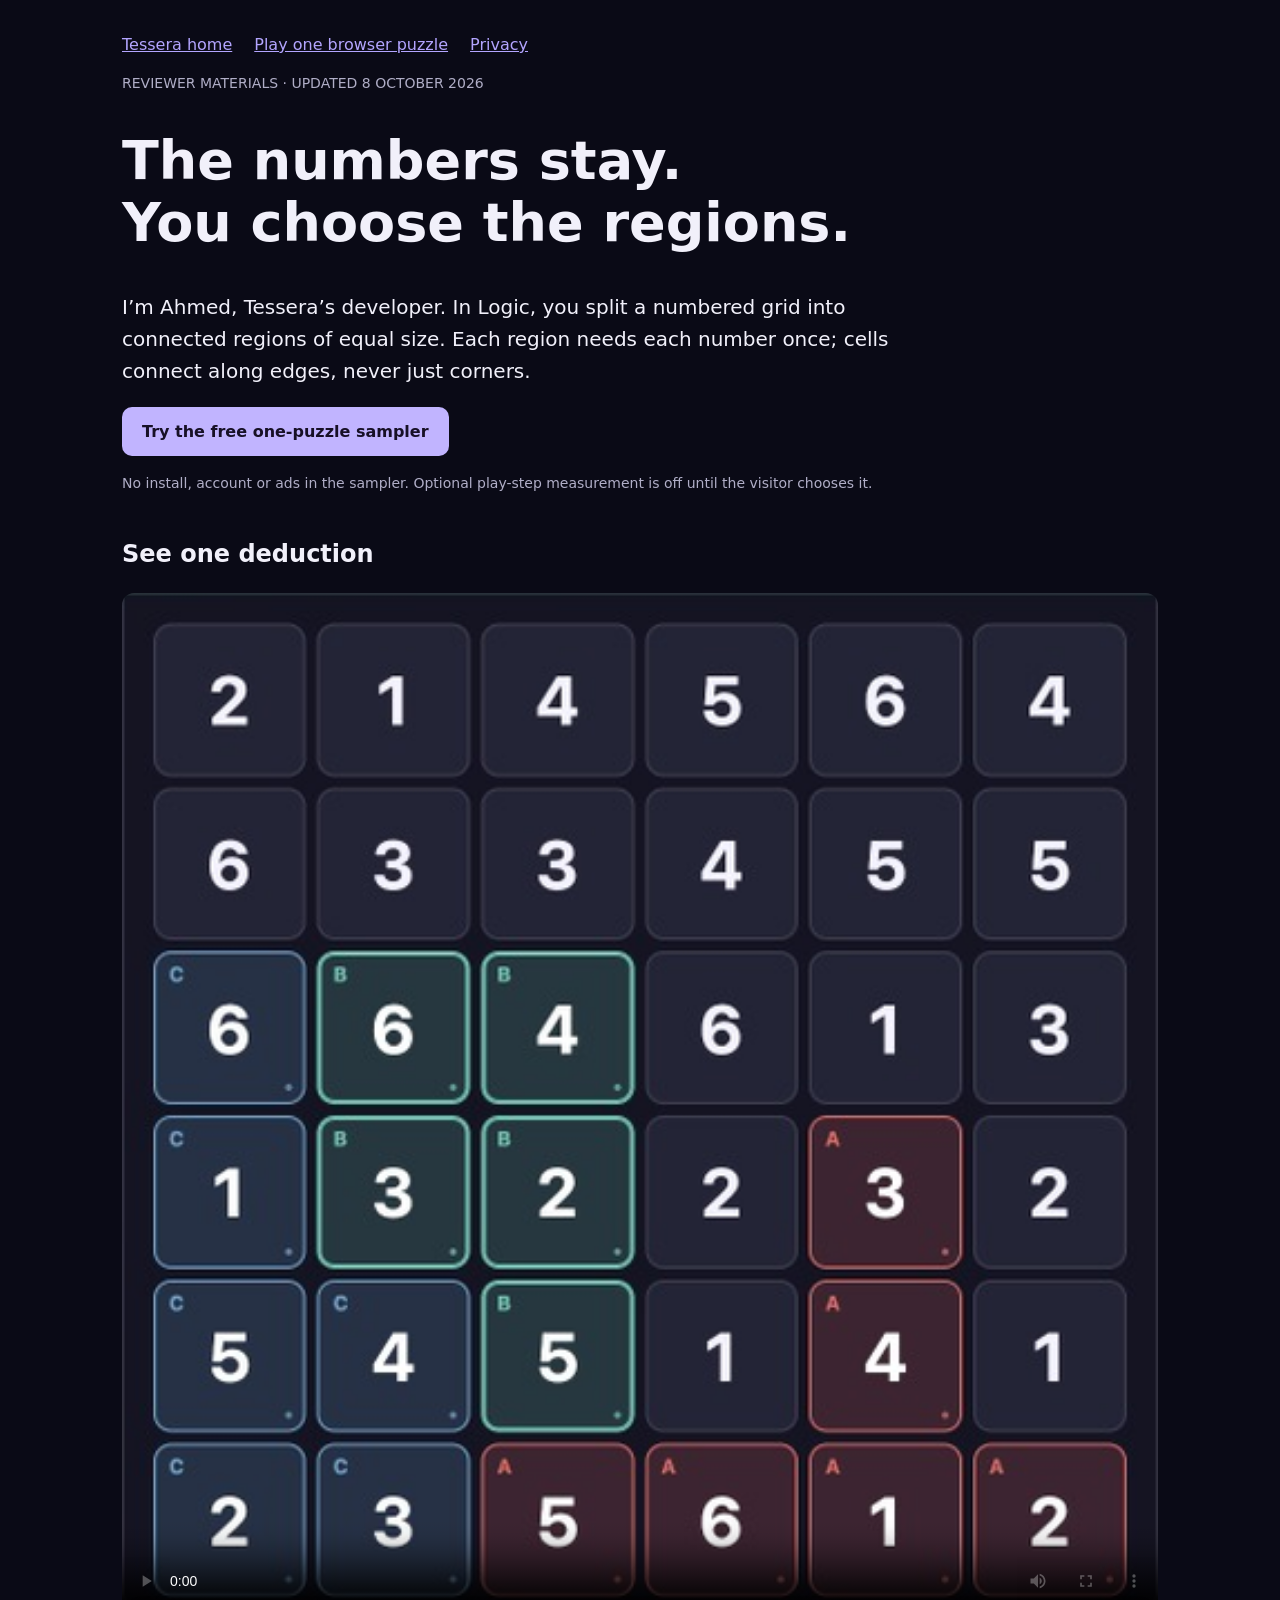
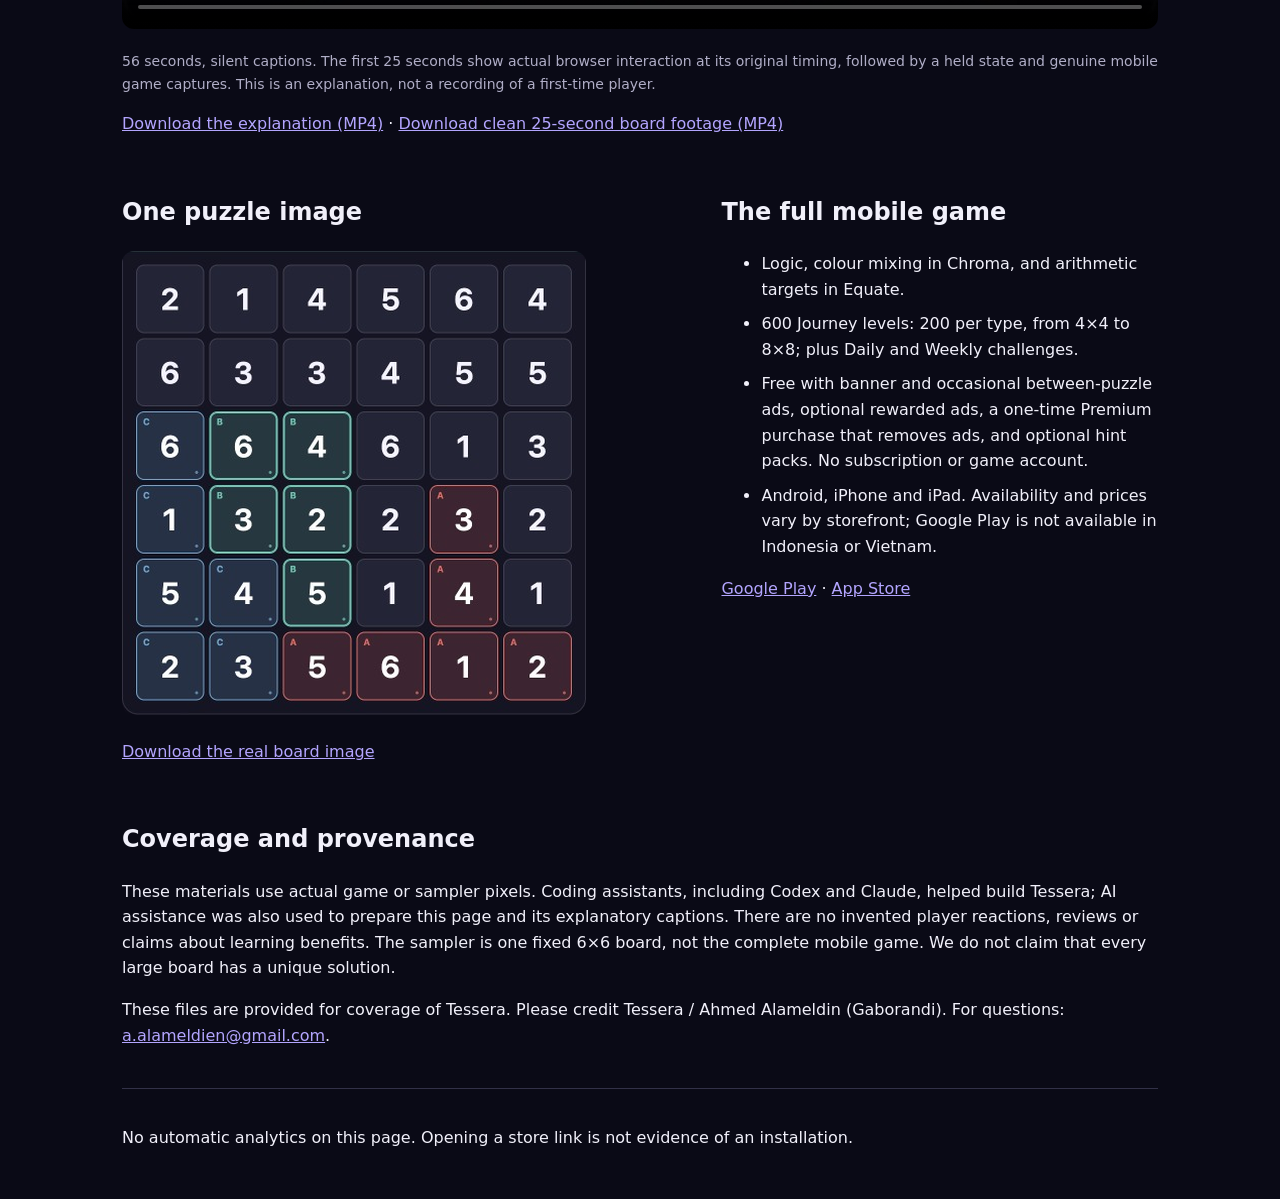
<file: press.html>
<!doctype html><html lang="en"><head><meta charset="utf-8"><meta name="viewport" content="width=device-width,initial-scale=1"><meta name="description" content="A playable Tessera logic puzzle, a clear demonstration and real game footage for reviewers."><title>Tessera — reviewer materials</title><style>:root{color-scheme:dark;font-family:system-ui,sans-serif;background:#0a0a16;color:#f1f0fa}*{box-sizing:border-box}body{max-width:1080px;margin:auto;padding:32px 22px;line-height:1.6}h1{font-size:clamp(32px,5vw,54px);line-height:1.15;max-width:750px}h2{margin-top:40px}a{color:#b3a5ff}nav{display:flex;gap:22px;flex-wrap:wrap}.lead{font-size:20px;max-width:800px}.button{display:inline-block;padding:12px 20px;border-radius:10px;background:#c1b4ff;color:#171026;text-decoration:none;font-weight:bold}video{width:100%;background:#080813;border-radius:12px}img.board{width:min(100%,464px);border-radius:12px}.grid{display:grid;grid-template-columns:1.3fr 1fr;gap:32px}li{margin:9px 0}.note{color:#b0aec7;font-size:14px}footer{border-top:1px solid #323148;margin-top:40px;padding-top:20px}@media(max-width:700px){.grid{grid-template-columns:1fr}}</style></head><body>
<nav><a href="./">Tessera home</a><a href="play/01/">Play one browser puzzle</a><a href="privacy/">Privacy</a></nav>
<p class="note">REVIEWER MATERIALS · UPDATED 8 OCTOBER 2026</p><h1>The numbers stay.<br>You choose the regions.</h1><p class="lead">I’m Ahmed, Tessera’s developer. In Logic, you split a numbered grid into connected regions of equal size. Each region needs each number once; cells connect along edges, never just corners.</p>
<p><a class="button" href="play/01/">Try the free one-puzzle sampler</a></p><p class="note">No install, account or ads in the sampler. Optional play-step measurement is off until the visitor chooses it.</p>
<h2>See one deduction</h2><video controls playsinline preload="metadata" poster="assets/Tessera-Sampler-Board.png"><source src="assets/Tessera-One-Deduction-56s.mp4" type="video/mp4"></video><p class="note">56 seconds, silent captions. The first 25 seconds show actual browser interaction at its original timing, followed by a held state and genuine mobile game captures. This is an explanation, not a recording of a first-time player.</p>
<p><a href="assets/Tessera-One-Deduction-56s.mp4" download>Download the explanation (MP4)</a> · <a href="assets/Tessera-Sampler-Realtime-25s.mp4" download>Download clean 25-second board footage (MP4)</a></p>
<div class="grid"><section><h2>One puzzle image</h2><img class="board" src="assets/Tessera-Sampler-Board.png" alt="Real 6 by 6 Logic sampler board. Green contains 2, 3, 4, 5 and 6 and needs one adjacent 1."><p><a href="assets/Tessera-Sampler-Board.png" download>Download the real board image</a></p></section><section><h2>The full mobile game</h2><ul><li>Logic, colour mixing in Chroma, and arithmetic targets in Equate.</li><li>600 Journey levels: 200 per type, from 4×4 to 8×8; plus Daily and Weekly challenges.</li><li>Free with banner and occasional between-puzzle ads, optional rewarded ads, a one-time Premium purchase that removes ads, and optional hint packs. No subscription or game account.</li><li>Android, iPhone and iPad. Availability and prices vary by storefront; Google Play is not available in Indonesia or Vietnam.</li></ul><p><a href="https://play.google.com/store/apps/details?id=com.tesserapuzzle.app">Google Play</a> · <a href="https://apps.apple.com/app/id6773765192">App Store</a></p></section></div>
<h2>Coverage and provenance</h2><p>These materials use actual game or sampler pixels. Coding assistants, including Codex and Claude, helped build Tessera; AI assistance was also used to prepare this page and its explanatory captions. There are no invented player reactions, reviews or claims about learning benefits. The sampler is one fixed 6×6 board, not the complete mobile game. We do not claim that every large board has a unique solution.</p><p>These files are provided for coverage of Tessera. Please credit Tessera / Ahmed Alameldin (Gaborandi). For questions: <a href="mailto:a.alameldien@gmail.com">a.alameldien@gmail.com</a>.</p><footer><p>No automatic analytics on this page. Opening a store link is not evidence of an installation.</p></footer></body></html>
</file>
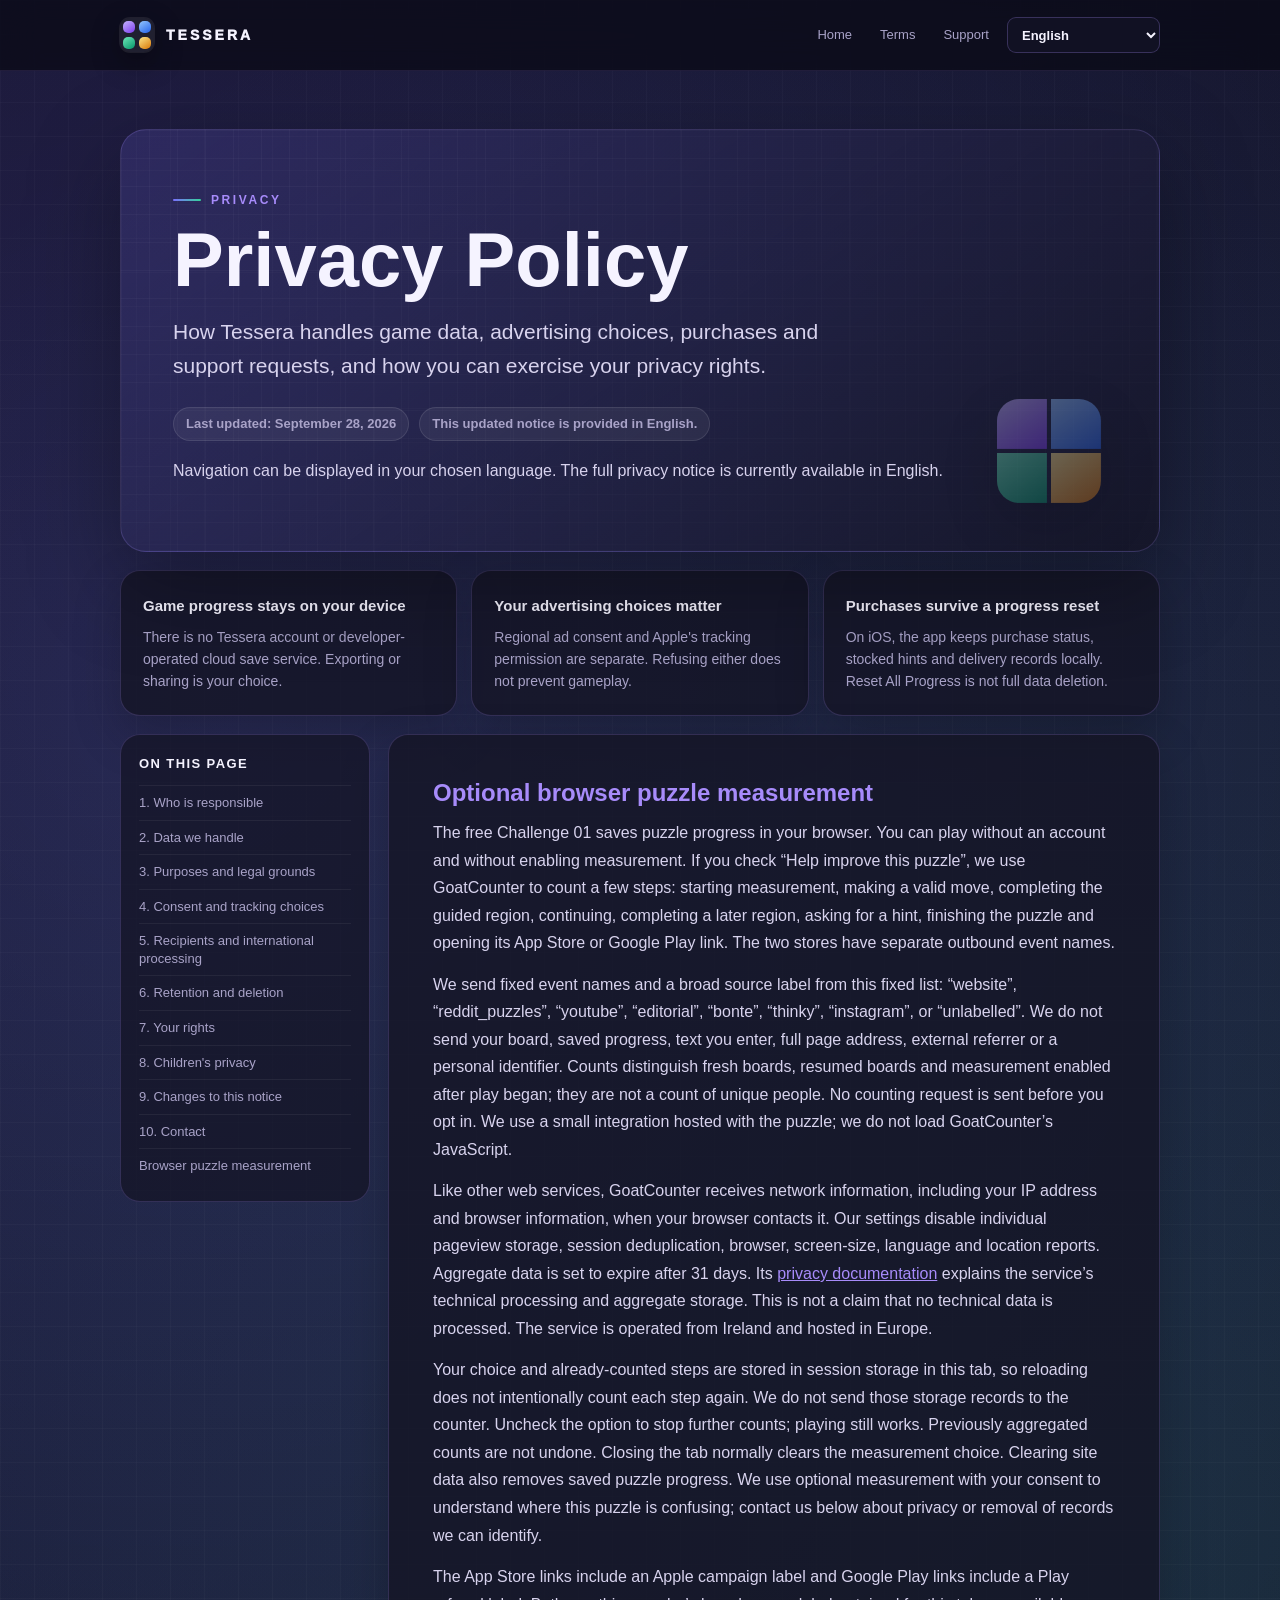
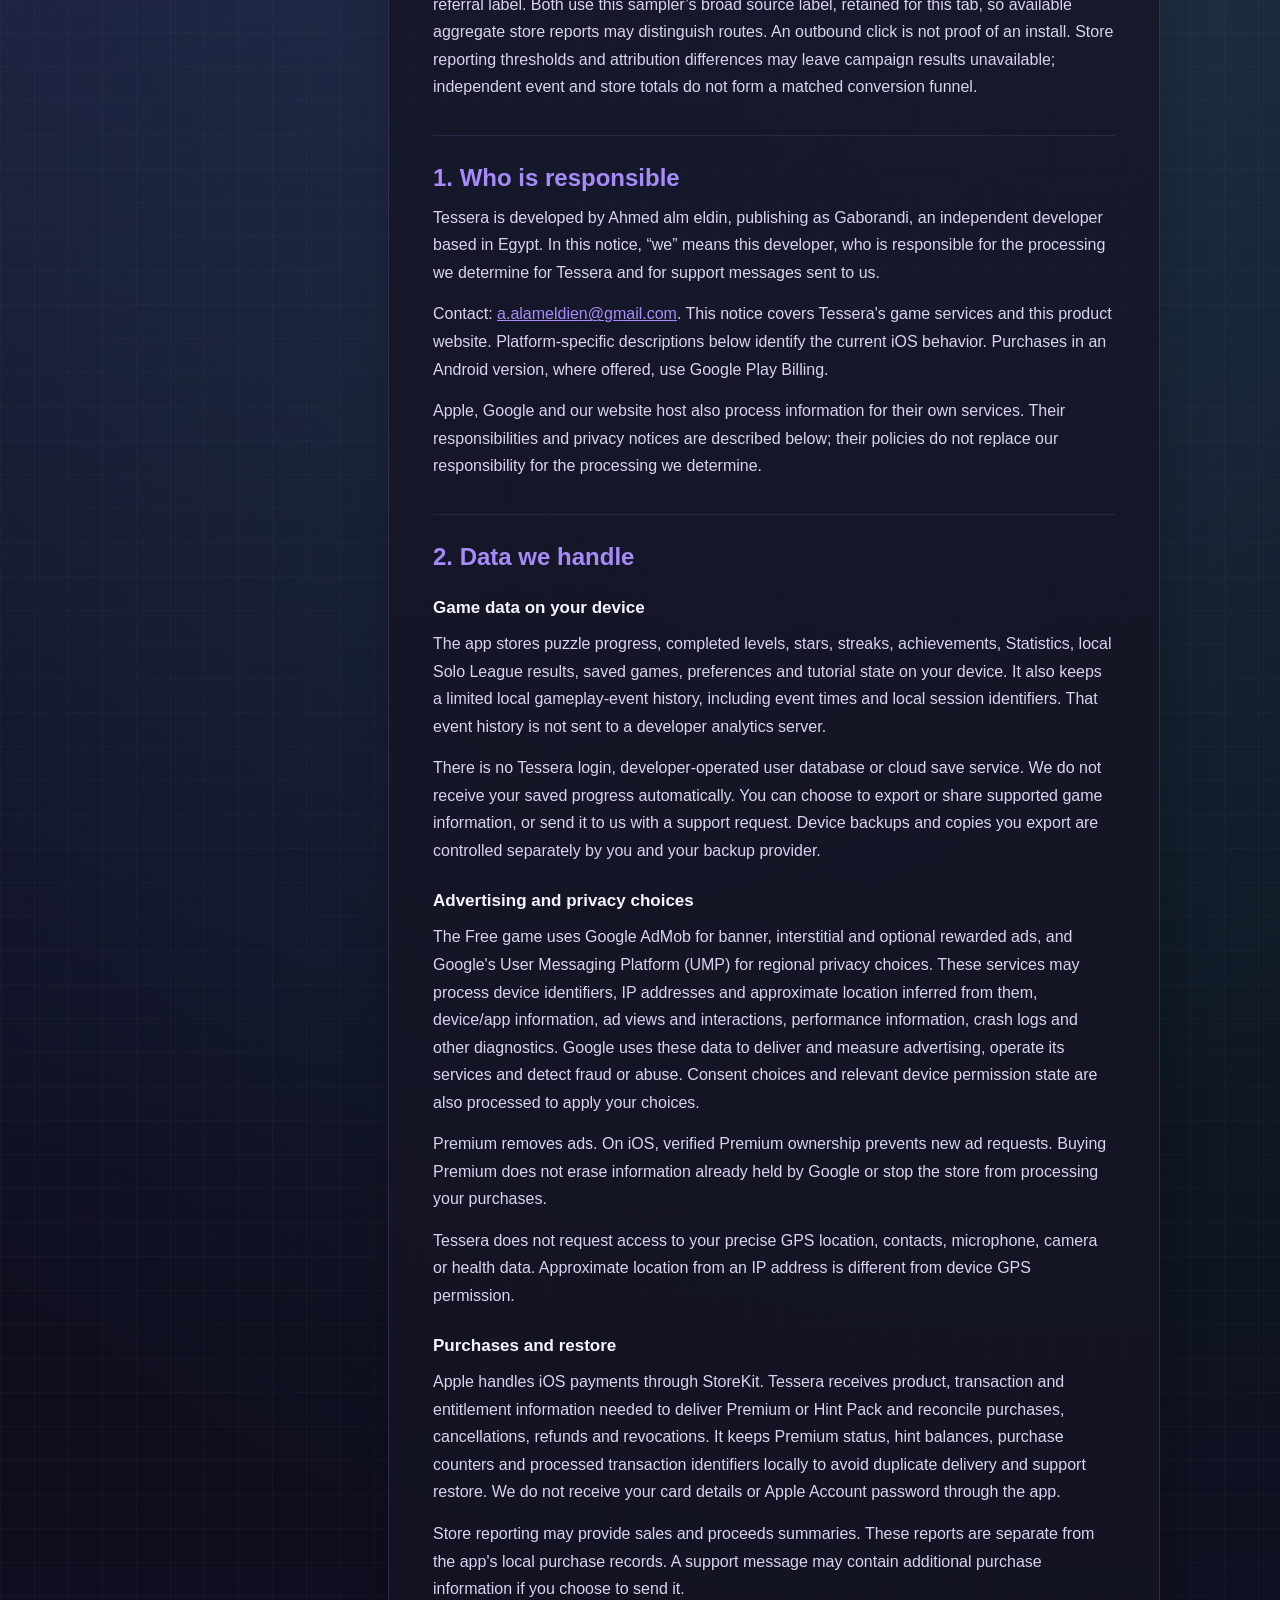
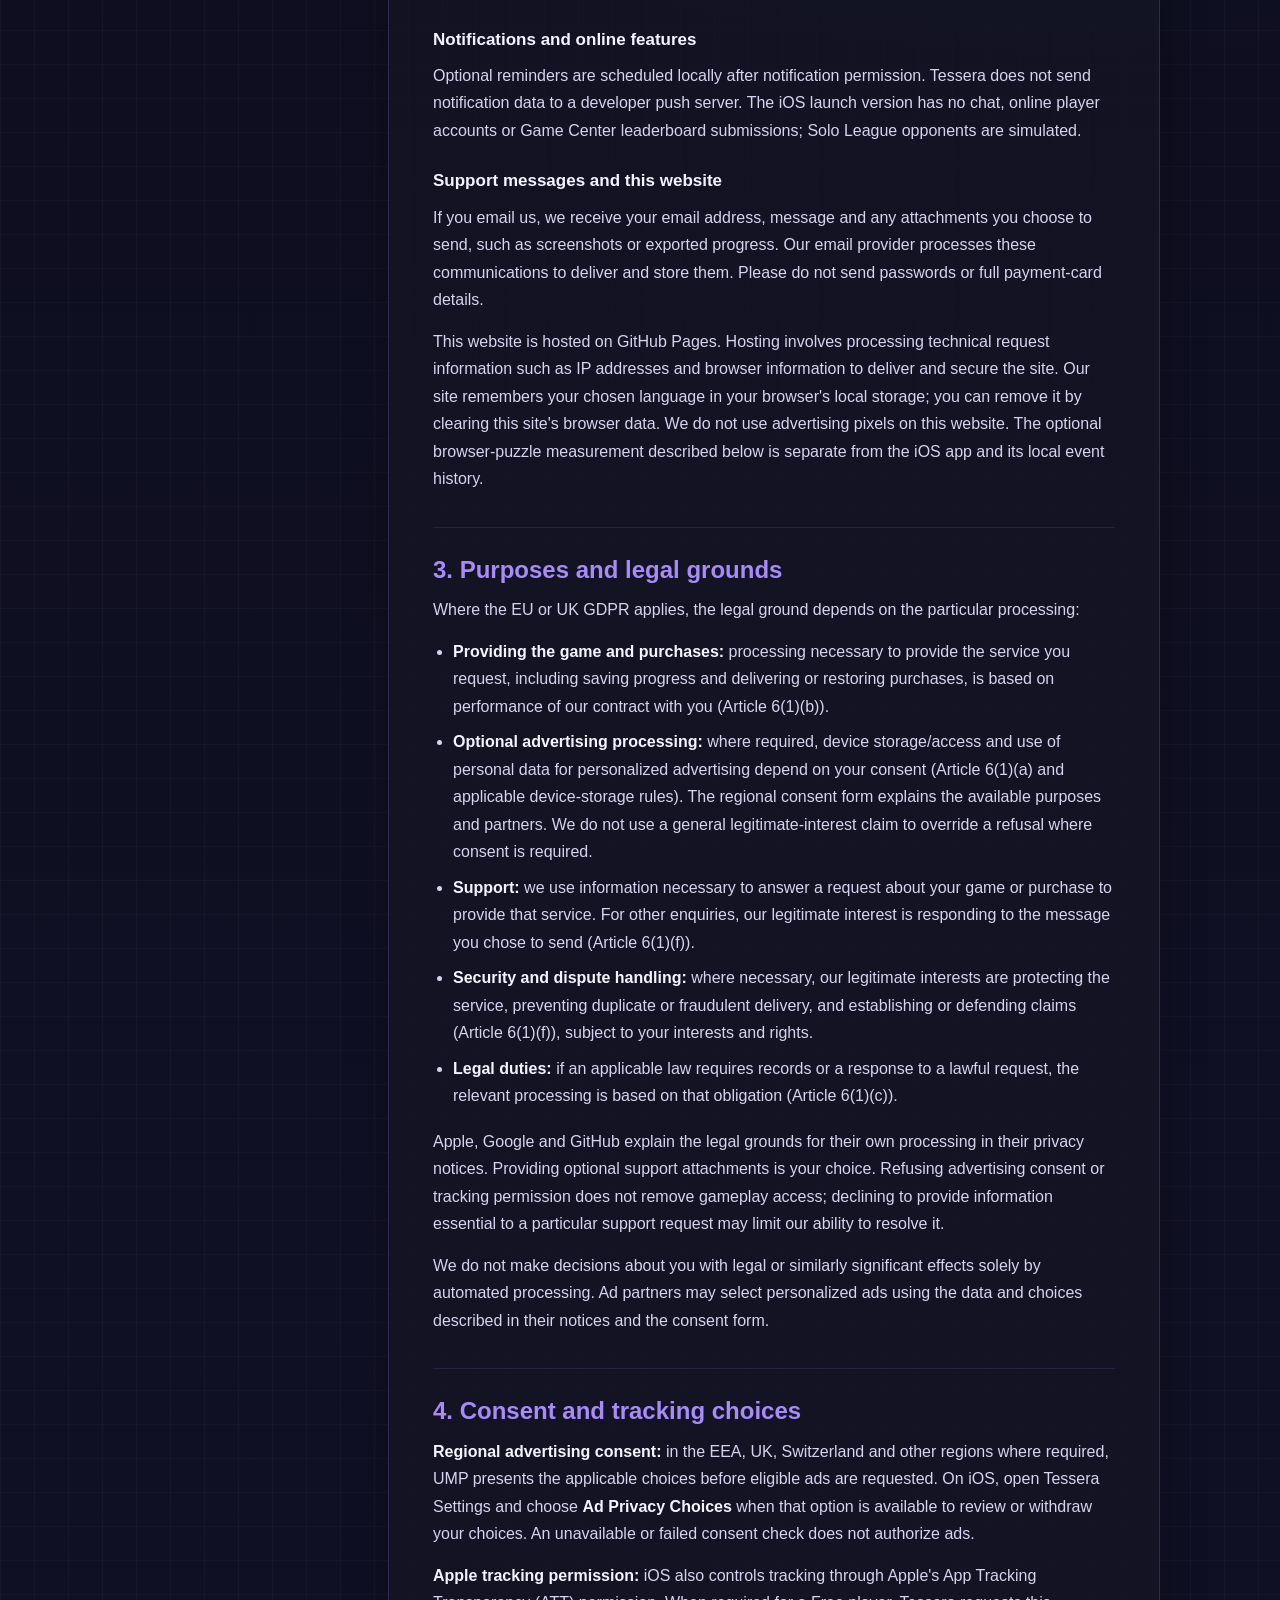
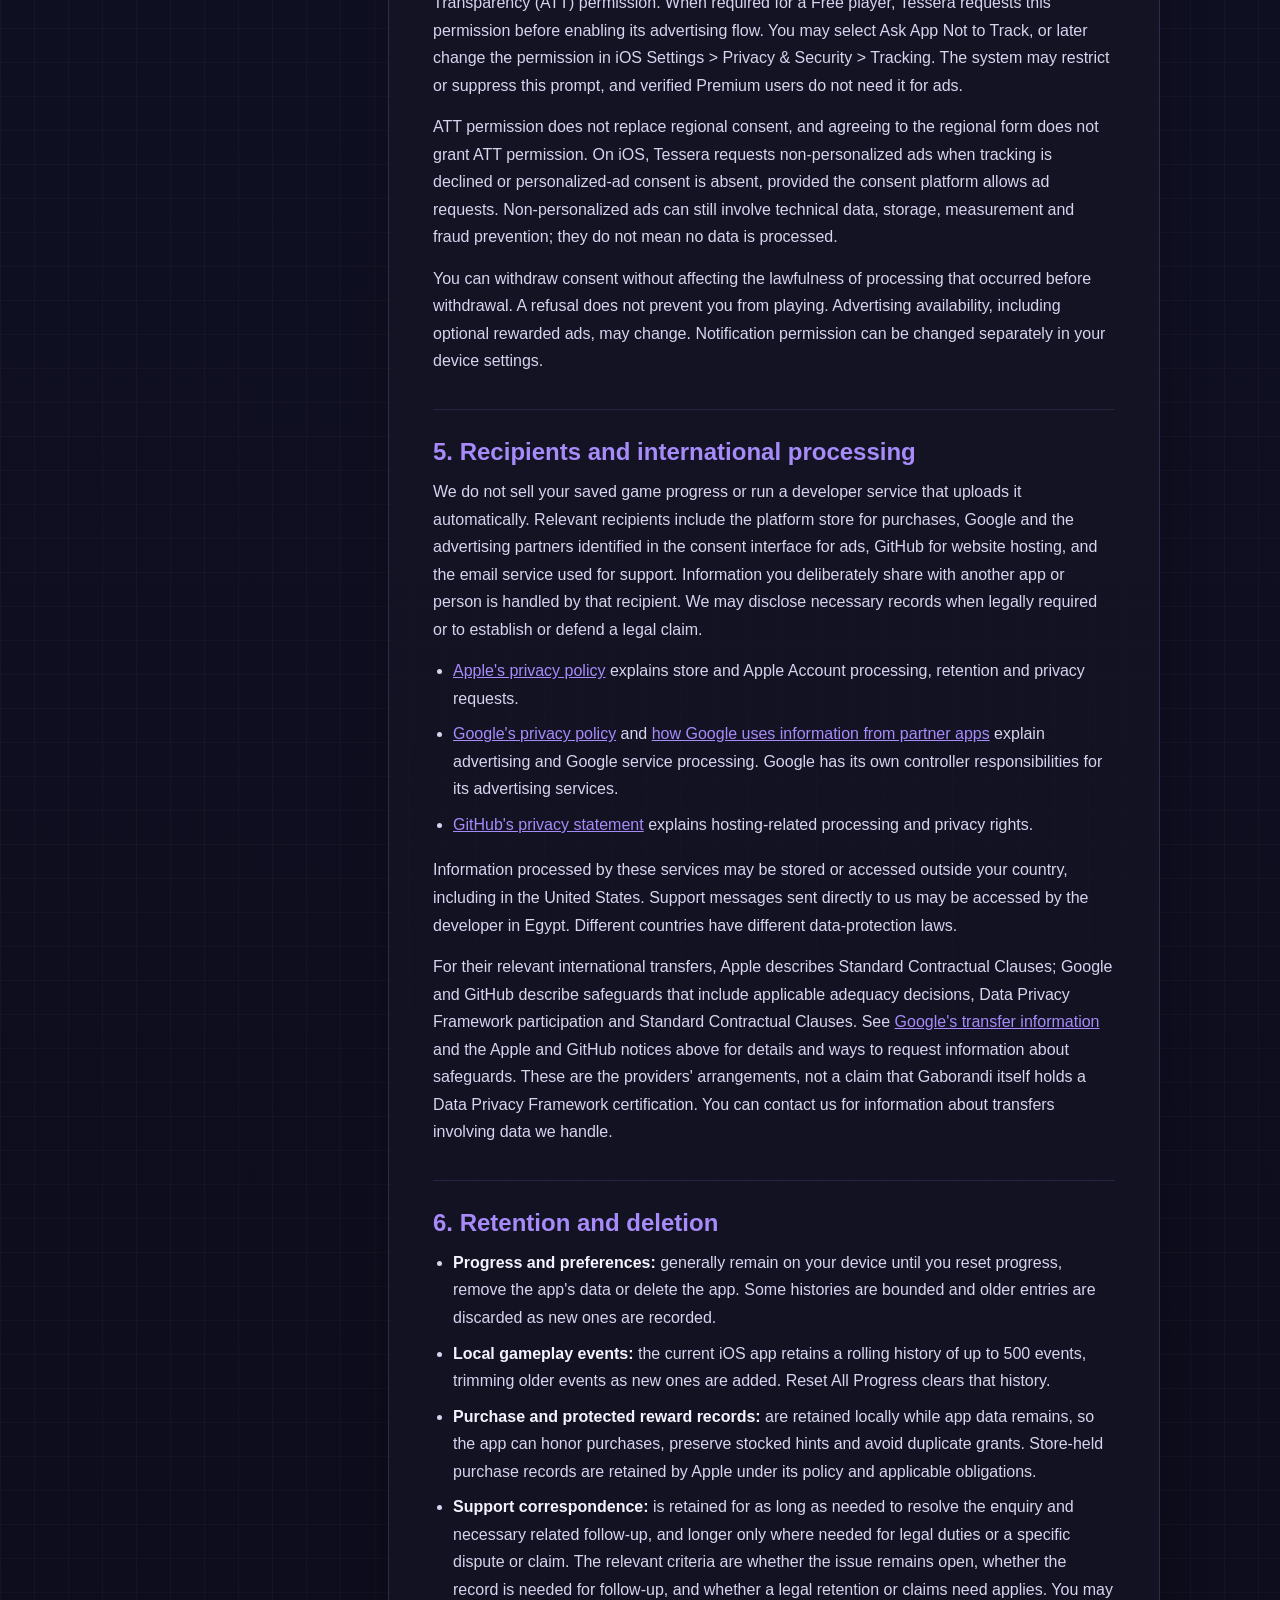
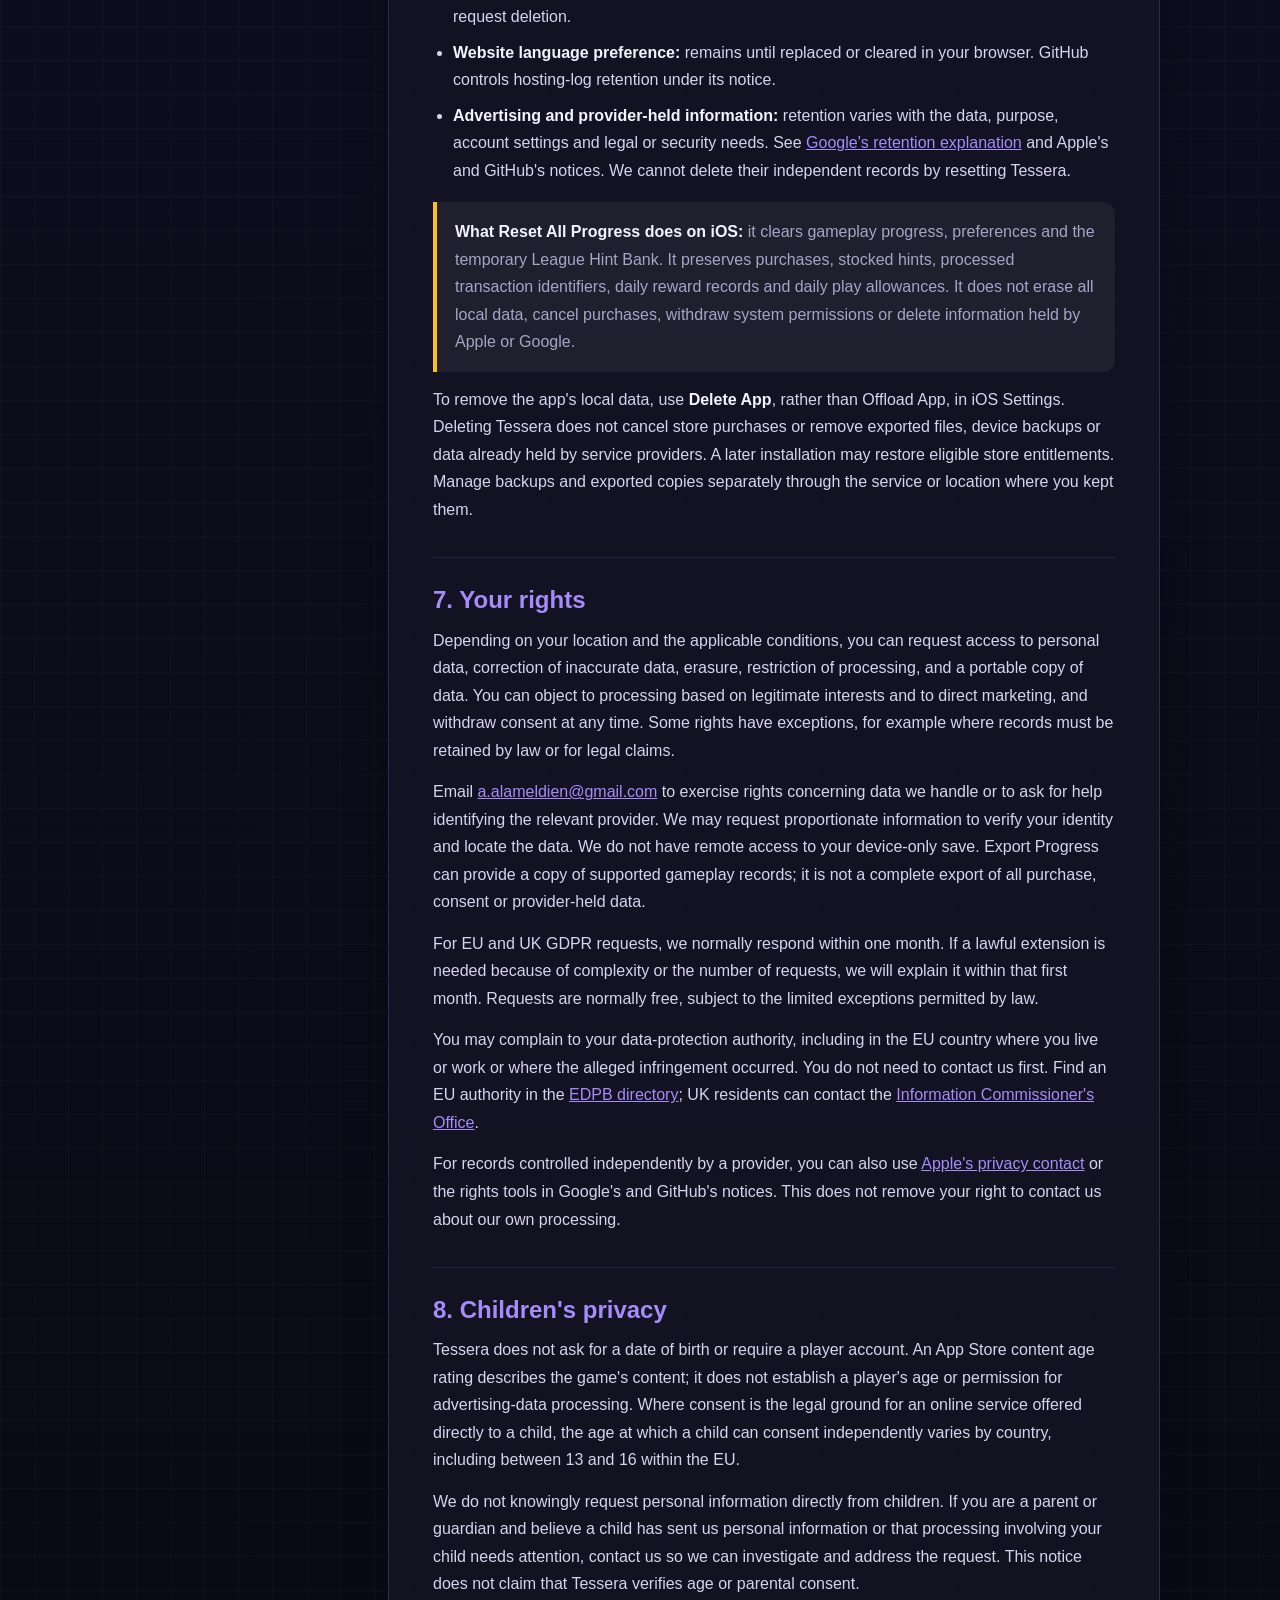
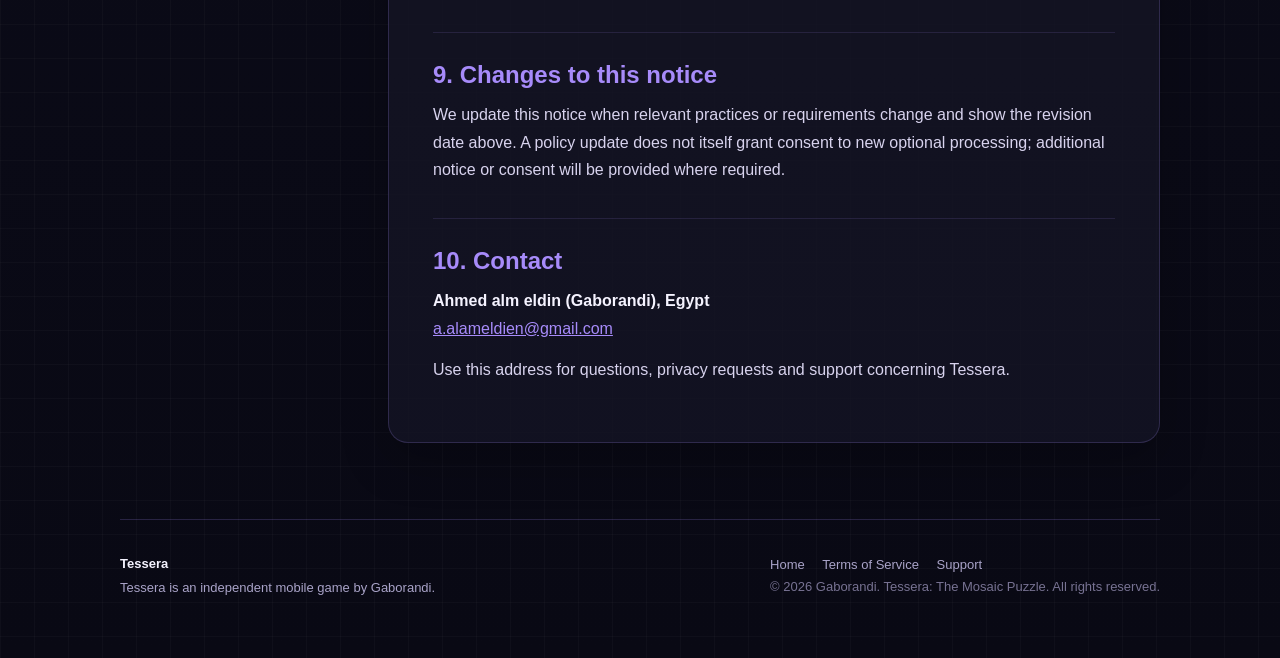
<file: privacy.html>
<!DOCTYPE html>
<html lang="en">
<head>
<meta charset="UTF-8">
<meta name="viewport" content="width=device-width, initial-scale=1.0">
<meta http-equiv="refresh" content="0; url=privacy/">
<title>Privacy Policy &mdash; Tessera</title>
<link rel="canonical" href="https://gaborandi.github.io/tesserapuzzle-site/privacy/">
<link rel="icon" href="assets/tessera-icon.png">
</head>
<body>
<p>Redirecting to <a href="privacy/">Tessera Privacy Policy</a>.</p>
</body>
</html>
</file>
<file: daily/daily.css>
:root{color-scheme:dark;--bg:#111323;--panel:#1b1e32;--text:#f3f0e9;--muted:#b7bbcf;--accent:#b4a0ff}*{box-sizing:border-box}body{margin:0;background:var(--bg);color:var(--text);font:16px/1.6 system-ui,sans-serif}a{color:var(--accent)}header{max-width:1180px;margin:auto;padding:30px 32px;display:flex;justify-content:space-between;font-size:11px;letter-spacing:2px}header a{color:var(--text);text-decoration:none;font-size:19px;font-weight:800;letter-spacing:4px}main{max-width:1100px;margin:30px auto;display:grid;grid-template-columns:1fr 1fr;gap:76px;padding:0 32px}.eyebrow{font-size:11px;letter-spacing:2px;color:var(--accent);font-weight:700}h1{font-size:clamp(38px,4vw,58px);line-height:1.13;letter-spacing:-2px;margin:25px 0}h1 em{font-style:normal;color:var(--accent)}.lead{font-size:23px;line-height:1.5}.intro ol{padding-left:22px;margin:25px 0}.intro li{margin:12px 0}.quiet,footer{color:var(--muted);font-size:13px}.meta{display:flex;justify-content:space-between;gap:8px;font-size:11px;letter-spacing:1px;margin:12px 0 20px}#board{display:grid;grid-template-columns:repeat(5,1fr);gap:5px;max-width:480px}button{font:inherit;color:inherit;cursor:pointer;background:var(--panel);border:1px solid #41465c;border-radius:12px;min-height:46px}button:focus-visible,a:focus-visible{outline:3px solid white;outline-offset:3px}.cell{position:relative;aspect-ratio:1;min-height:0;border:2px solid #464a60;font-size:27px;font-weight:700;border-radius:10px;background:#23273c}.cell.owned{background:var(--tint);border-color:var(--color)}.cell small{position:absolute;bottom:1px;right:7px;font-size:10px;font-weight:600}.cell.fixed:before{content:'•';position:absolute;top:0;left:7px;font-size:14px;color:#fff}.cell[aria-pressed=true]{box-shadow:inset 0 0 0 1px white}#palette{display:grid;grid-template-columns:repeat(5,1fr);gap:7px;margin:18px 0}#palette button{border:2px solid var(--color);font-size:14px}#palette button[aria-pressed=true]{background:var(--tint);outline:2px solid white;outline-offset:2px}#palette small{display:block;font-size:10px;color:var(--muted)}#feedback{min-height:48px;font-size:14px}.controls{display:flex;gap:10px}.controls button{flex:1}button:disabled{opacity:.4;cursor:default}#win{background:#213a36;padding:15px 22px;border-radius:15px;margin:18px 0}#win h2{margin:0}.stores{border-top:1px solid #383c51;margin-top:30px;padding-top:16px}.stores h2{font-size:23px;margin:0}.stores a{display:block;background:var(--panel);padding:12px 16px;border:1px solid #42485e;border-radius:12px;text-decoration:none;margin:10px 0}.stores p{font-size:14px}footer{max-width:1100px;margin:42px auto;padding:0 32px 25px}.skip{position:absolute;top:-100px}.skip:focus{top:8px;background:var(--bg);padding:10px;z-index:5}dialog{max-width:350px;border:1px solid #626880;border-radius:20px;background:var(--panel);color:var(--text)}dialog::backdrop{background:#0009}dialog button{padding:8px 14px;margin:5px}#rollover{color:#f2d482}[hidden]{display:none!important}@media(max-width:700px){header{padding:22px 20px}header span{display:none}main{display:block;margin:5px auto;padding:0 20px;max-width:510px}.intro h1{font-size:40px;margin:18px 0}.lead{font-size:19px}.intro ol{margin:18px 0}.intro p{font-size:14px}.puzzle{margin-top:30px}.cell{font-size:25px}footer{padding:0 20px}.keyboard{font-size:12px}}@media(prefers-reduced-motion:reduce){*{animation:none!important;transition:none!important;scroll-behavior:auto!important}}

.share-actions{display:flex;gap:10px}.share-actions button{padding:8px 16px}#share-status:empty{display:none}#share-manual{width:100%;min-height:120px;background:var(--bg);color:var(--text);font:13px/1.5 system-ui;border:1px solid var(--muted);border-radius:8px;padding:10px}

/* Phones: puzzle first. The short rules stay above the board; the longer notes move below the controls. */
@media(max-width:700px){header{padding:14px 20px}main{display:flex;flex-direction:column;gap:0}.intro,.puzzle{display:contents}.intro>*{order:1}.puzzle>*{order:2}.intro>.more{order:3;margin-top:18px}.puzzle>.keyboard{order:4}.puzzle>.stores{order:5}.intro .eyebrow,.intro .lead{display:none}.intro h1{font-size:25px;line-height:1.2;letter-spacing:-.5px;margin:4px 0 8px}.intro ol{margin:0 0 4px;font-size:14px;line-height:1.45}.intro li{margin:2px 0}.meta{margin:10px 0}#palette{margin:12px 0 8px}#feedback{min-height:44px}.more a{display:inline-block;padding:10px 0}}

/* A repeated number inside one region: outline both tiles so the mistake is easy to find. */
.cell.clash{border-color:#ff8a80;box-shadow:inset 0 0 0 2px #ff8a80}.cell.clash span{color:#ffb4ab}

/* The status line sits directly under the board, so a rule break is read where the player is looking. */
#feedback{margin:10px 0 0;line-height:1.45;overflow-wrap:anywhere}
#feedback.error{color:#ffb4ab;border-left:3px solid #ff8a80;padding-left:10px}
#palette{margin-top:10px}
/* Short screens: cap the board by height so the message, palette and Undo stay on the same screen where there is room. Tiles never go below 50px. */
@media(max-width:700px) and (max-height:780px){.intro h1{position:absolute;width:1px;height:1px;overflow:hidden;clip-path:inset(50%);white-space:nowrap;margin:0}#board{width:100%;max-width:max(270px,calc(100vh - 352px));max-width:max(270px,calc(100dvh - 352px));margin:0 auto}#feedback{min-height:40px}}
@media(min-width:701px) and (max-height:880px){#board{max-width:max(270px,calc(100vh - 366px));max-width:max(270px,calc(100dvh - 366px))}}
</file>
<file: games/games.css>
:root {
  color-scheme: dark;
  font-family: system-ui, -apple-system, sans-serif;
  color: #f8f5ff;
  background: #10101c;
  --muted: #d0c9df;
  --accent: #ddcaff;
  --on-accent: #1c1435;
  --line: #574a72;
}
* { box-sizing: border-box; }
body { margin: 0; }
a { color: inherit; text-underline-offset: .21em; }
a:focus-visible, button:focus-visible, summary:focus-visible { outline: 3px solid #ffd685; outline-offset: 4px; }
.skip { position: absolute; z-index: 3; padding: 12px; background: var(--accent); color: var(--on-accent); left: 12px; top: 12px; transform: translateY(-180%); }
.skip:focus { transform: none; }
.shell { width: min(1080px, calc(100% - 44px)); margin-inline: auto; }
.masthead { min-height: 66px; display: flex; justify-content: space-between; align-items: center; gap: 12px; }
.brand, .jump { display: inline-flex; align-items: center; min-height: 44px; }
.brand { text-decoration: none; font-size: 1.12rem; font-weight: 770; }
.jump { color: var(--muted); }
h1, h2, h3, p, figure { margin: 0; }
h1 { margin-bottom: 19px; font-size: clamp(1.76rem, 4.7vw, 3.42rem); line-height: 1.03; letter-spacing: -.045em; }
h2 { font-size: clamp(1.55rem, 3.7vw, 2.1rem); line-height: 1.06; letter-spacing: -.036em; }
.feature {
  display: grid; grid-template-columns: 1.2fr 1fr; align-items: center;
  gap: clamp(24px, 5vw, 60px); border: 1px solid var(--line); border-radius: 24px;
  padding: clamp(22px, 4vw, 47px);
  background: radial-gradient(ellipse at 96% 0%, #372b62, transparent 73%), #1c172b;
}
.game-icon { display: block; border-radius: 23%; object-fit: cover; }
.feature .game-icon { margin-bottom: 10px; }
#tessera-title { font-size: clamp(2.45rem, 6.5vw, 5.0rem); letter-spacing: -.06em; }
.hook { margin-top: 10px; color: var(--accent); font-weight: 700; font-size: clamp(1.28rem, 2.35vw, 1.85rem); letter-spacing: -.028em; line-height: 1.15; }
.intro { margin-top: 13px; max-width: 40ch; color: var(--muted); line-height: 1.53; }
.actions, .details { display: flex; flex-wrap: wrap; align-items: center; gap: 8px; }
.actions { margin-top: 19px; }
.details { column-gap: 16px; row-gap: 1px; margin-top: 10px; font-size: .89rem; color: var(--muted); }
.details a { display: inline-flex; min-height: 44px; align-items: center; }
.button {
  display: inline-flex; justify-content: center; align-items: center; gap: 7px; min-height: 44px;
  padding: 9px 13px; border: 1px solid transparent; border-radius: 10px; color: inherit;
  text-decoration: none; font: 690 .92rem/1.26 system-ui, sans-serif; text-align: center;
}
.button:not(:disabled) { cursor: pointer; }
.primary { color: var(--on-accent); background: var(--accent); }
.primary:hover { filter: brightness(1.08); }
.store { background: #29203b; border-color: #6e5b8d; }
.store:hover { background: #38294e; }
.board { justify-self: end; max-width: 344px; width: 100%; }
.board img { display: block; width: 100%; height: auto; border-radius: 13px; box-shadow: 0 12px 30px #0907107a; }
figcaption { color: var(--muted); margin-top: 9px; font-size: .81rem; }
#more-games { margin-top: 34px; scroll-margin-top: 12px; }
.games { display: grid; grid-template-columns: repeat(3,minmax(0,1fr)); gap: 14px; margin-top: 15px; }
.card { display: flex; flex-direction: column; border: 1px solid #433954; border-radius: 18px; overflow: hidden; background: #1a1829; }
.card-art { display: block; width: 100%; height: auto; aspect-ratio: 720/436; object-fit: cover; }
.card-body { display: flex; flex: 1; align-items: flex-start; flex-direction: column; padding: 17px; }
.card-title { display: flex; gap: 10px; align-items: center; }
.card p { margin: 9px 0 14px; color: var(--muted); line-height: 1.44; }
.card .primary { margin-top: auto; }
.card.neon { --accent: #8cebf5; --on-accent: #08202b; }
.card.lapse { --accent: #d9e7ad; --on-accent: #17271a; }
.card.tint { --accent: #f8bece; --on-accent: #301a25; }
footer { display: flex; justify-content: space-between; align-items: center; padding: 26px 0; gap: 10px; color: var(--muted); font-size: .84rem; }
@media (max-width: 720px) {
  .shell { width: calc(100% - 26px); }
  .masthead { min-height: 55px; }
  .feature { grid-template-columns: 1fr; gap: 17px; border-radius: 18px; padding: 18px; }
  .board { max-width: 290px; justify-self: start; }
  .games { grid-template-columns: 1fr; }
}
@media (forced-colors: active) {
  .button, .game-icon, .card { border: 1px solid ButtonText; }
}
</file>
<file: assets/legal.css>
:root {
  --bg: #0a0a16;
  --surface: #141425;
  --surface2: #1e1e35;
  --surface3: #282845;
  --text: #f5f3ff;
  --body: #d8d3ee;
  --muted: #a9a3c8;
  --dim: #777292;
  --line: rgba(167,139,250,0.2);
  --violet: #7c6fff;
  --lavender: #a78bfa;
  --blue: #60a5fa;
  --emerald: #34d399;
  --amber: #fbbf24;
  --rose: #f472b6;
}

* { box-sizing: border-box; }

html { scroll-behavior: smooth; }

body {
  margin: 0;
  min-height: 100vh;
  font-family: -apple-system, BlinkMacSystemFont, "Segoe UI", Roboto, sans-serif;
  color: var(--body);
  line-height: 1.72;
  background:
    linear-gradient(rgba(255,255,255,0.025) 1px, transparent 1px),
    linear-gradient(90deg, rgba(255,255,255,0.025) 1px, transparent 1px),
    radial-gradient(circle at 16% 8%, rgba(124,111,255,0.24), transparent 28%),
    radial-gradient(circle at 84% 18%, rgba(52,211,153,0.14), transparent 24%),
    linear-gradient(180deg, #0a0a16 0%, #101024 52%, #090914 100%);
  background-size: 34px 34px, 34px 34px, auto, auto, auto;
  overflow-x: hidden;
}

a { color: var(--lavender); }

.skip-link {
  position: absolute;
  left: 18px;
  top: -52px;
  z-index: 20;
  padding: 10px 14px;
  border-radius: 8px;
  color: white;
  background: var(--violet);
  text-decoration: none;
  font-weight: 800;
}

.skip-link:focus { top: 18px; }

.site-header {
  position: sticky;
  top: 0;
  z-index: 10;
  border-bottom: 1px solid rgba(167,139,250,0.13);
  background: rgba(10,10,22,0.76);
  backdrop-filter: blur(18px);
}

.site-nav,
.page,
.footer {
  width: min(1040px, calc(100% - 32px));
  margin: 0 auto;
}

.site-nav {
  padding: 16px 0;
  display: flex;
  align-items: center;
  justify-content: space-between;
  gap: 18px;
}

.brand {
  display: inline-flex;
  align-items: center;
  gap: 12px;
  color: var(--text);
  text-decoration: none;
  font-weight: 950;
  letter-spacing: 3px;
  font-size: 14px;
}

.mark {
  width: 34px;
  height: 34px;
  display: grid;
  grid-template-columns: 1fr 1fr;
  gap: 4px;
  padding: 3px;
  border-radius: 10px;
  background: rgba(255,255,255,0.08);
  box-shadow: 0 0 0 1px rgba(255,255,255,0.08), 0 10px 28px rgba(0,0,0,0.34);
}

.mark span { border-radius: 5px; }
.mark span:nth-child(1) { background: linear-gradient(145deg, #c4b5fd, #7c3aed); }
.mark span:nth-child(2) { background: linear-gradient(145deg, #93c5fd, #2563eb); }
.mark span:nth-child(3) { background: linear-gradient(145deg, #6ee7b7, #059669); }
.mark span:nth-child(4) { background: linear-gradient(145deg, #fde68a, #d97706); }

.nav-links {
  display: flex;
  align-items: center;
  justify-content: flex-end;
  gap: 8px;
  flex-wrap: wrap;
}

.nav-links a {
  color: var(--muted);
  text-decoration: none;
  font-size: 13px;
  padding: 8px 10px;
  border-radius: 8px;
}

.nav-links a:hover {
  color: var(--text);
  background: rgba(255,255,255,0.06);
}

.language-select {
  min-height: 36px;
  border: 1px solid rgba(167,139,250,0.26);
  border-radius: 9px;
  color: var(--text);
  background: rgba(20,20,37,0.88);
  padding: 0 10px;
  font: inherit;
  font-size: 13px;
  font-weight: 750;
}

.page { padding: 58px 0 76px; }

.page-hero {
  position: relative;
  border: 1px solid var(--line);
  border-radius: 26px;
  padding: clamp(26px, 5vw, 52px);
  overflow: hidden;
  background:
    linear-gradient(145deg, rgba(124,111,255,0.16), rgba(20,20,37,0.82)),
    linear-gradient(rgba(255,255,255,0.035) 1px, transparent 1px),
    linear-gradient(90deg, rgba(255,255,255,0.035) 1px, transparent 1px);
  background-size: auto, 28px 28px, 28px 28px;
  box-shadow: 0 30px 90px rgba(0,0,0,0.34);
}

.page-hero::after {
  content: "";
  position: absolute;
  right: clamp(18px, 6vw, 58px);
  bottom: clamp(18px, 6vw, 48px);
  width: 104px;
  height: 104px;
  display: block;
  border-radius: 22px;
  opacity: 0.36;
  background:
    linear-gradient(145deg, #c4b5fd, #7c3aed) 0 0 / 48% 48% no-repeat,
    linear-gradient(145deg, #93c5fd, #2563eb) 100% 0 / 48% 48% no-repeat,
    linear-gradient(145deg, #6ee7b7, #059669) 0 100% / 48% 48% no-repeat,
    linear-gradient(145deg, #fde68a, #d97706) 100% 100% / 48% 48% no-repeat;
  box-shadow: 0 22px 60px rgba(0,0,0,0.36);
  z-index: 0;
}

.page-hero > * {
  position: relative;
  z-index: 1;
}

.eyebrow {
  display: inline-flex;
  align-items: center;
  gap: 10px;
  color: var(--lavender);
  font-size: 12px;
  line-height: 1;
  font-weight: 900;
  letter-spacing: 2.6px;
  text-transform: uppercase;
  margin: 0 0 18px;
}

.eyebrow::before {
  content: "";
  width: 28px;
  height: 2px;
  border-radius: 999px;
  background: linear-gradient(90deg, var(--violet), var(--emerald));
}

h1 {
  max-width: 720px;
  color: var(--text);
  font-size: clamp(42px, 7vw, 76px);
  line-height: 0.96;
  letter-spacing: 0;
  margin: 0;
}

.hero-lede {
  max-width: 690px;
  color: var(--body);
  font-size: clamp(17px, 2.2vw, 21px);
  line-height: 1.62;
  margin: 18px 0 0;
}

.legal-meta {
  display: flex;
  flex-wrap: wrap;
  gap: 10px;
  margin-top: 24px;
}

.pill {
  display: inline-flex;
  align-items: center;
  min-height: 34px;
  border: 1px solid rgba(255,255,255,0.1);
  border-radius: 999px;
  padding: 0 12px;
  color: var(--muted);
  background: rgba(255,255,255,0.06);
  font-size: 13px;
  font-weight: 750;
}

.summary-grid,
.support-grid {
  display: grid;
  grid-template-columns: repeat(3, minmax(0, 1fr));
  gap: 14px;
  margin-top: 18px;
}

.section {
  margin-top: 18px;
}

.summary-card,
.support-card,
.legal-card,
.contact-card {
  border: 1px solid var(--line);
  border-radius: 20px;
  background: rgba(20,20,37,0.8);
  box-shadow: 0 18px 48px rgba(0,0,0,0.22);
}

.summary-card,
.support-card,
.contact-card {
  padding: 22px;
}

.summary-card strong,
.support-card strong,
.contact-card strong {
  display: block;
  color: var(--text);
  font-size: 15px;
  margin-bottom: 7px;
}

.summary-card p,
.support-card p,
.contact-card p {
  color: var(--muted);
  font-size: 14px;
  line-height: 1.6;
  margin: 0;
}

.legal-layout {
  display: grid;
  grid-template-columns: 250px minmax(0, 1fr);
  gap: 18px;
  margin-top: 18px;
  align-items: start;
}

.legal-toc {
  position: sticky;
  top: 86px;
  border: 1px solid var(--line);
  border-radius: 20px;
  padding: 18px;
  background: rgba(20,20,37,0.72);
}

.legal-toc strong {
  display: block;
  color: var(--text);
  font-size: 13px;
  letter-spacing: 1.4px;
  text-transform: uppercase;
  margin-bottom: 10px;
}

.legal-toc a {
  display: block;
  color: var(--muted);
  text-decoration: none;
  font-size: 13px;
  line-height: 1.35;
  padding: 8px 0;
  border-top: 1px solid rgba(255,255,255,0.06);
}

.legal-toc a:hover { color: var(--text); }

.legal-card {
  padding: clamp(24px, 4vw, 44px);
}

.legal-card section + section {
  margin-top: 34px;
  padding-top: 28px;
  border-top: 1px solid rgba(167,139,250,0.13);
}

h2 {
  color: var(--lavender);
  font-size: 24px;
  line-height: 1.18;
  letter-spacing: 0;
  margin: 0 0 12px;
}

h3 {
  color: var(--text);
  font-size: 17px;
  margin: 22px 0 8px;
}

h4 {
  color: var(--blue);
  font-size: 15px;
  margin: 18px 0 6px;
}

p { margin: 0 0 14px; }

ul {
  padding-left: 20px;
  margin: 8px 0 18px;
}

li { margin-bottom: 8px; }
strong { color: var(--text); }

.note {
  border-left: 4px solid var(--amber);
  border-radius: 0 12px 12px 0;
  background: rgba(255,255,255,0.055);
  color: var(--muted);
  padding: 16px 18px;
}

.faq-list {
  display: grid;
  gap: 14px;
}

.faq-item {
  border: 1px solid var(--line);
  border-radius: 18px;
  background: rgba(20,20,37,0.8);
  padding: 22px;
}

.faq-item h2 {
  font-size: 19px;
  color: var(--text);
  margin-bottom: 8px;
}

.footer {
  padding: 34px 0 46px;
  border-top: 1px solid var(--line);
  color: var(--dim);
  display: flex;
  justify-content: space-between;
  gap: 18px;
  flex-wrap: wrap;
  font-size: 13px;
}

.footer-brand {
  max-width: 460px;
  color: var(--muted);
  line-height: 1.55;
}

.footer-brand strong {
  display: block;
  margin-bottom: 4px;
}

.footer-links a {
  color: var(--muted);
  text-decoration: none;
  margin-right: 14px;
}

.footer-links a:hover { color: var(--text); }

html[dir="rtl"] body { direction: rtl; }
html[dir="rtl"] .site-nav,
html[dir="rtl"] .footer { direction: rtl; }
html[dir="rtl"] .eyebrow::before { order: 2; }
html[dir="rtl"] .page-hero::after {
  right: auto;
  left: clamp(18px, 6vw, 58px);
}
html[dir="rtl"] ul { padding-left: 0; padding-right: 20px; }
html[dir="rtl"] .note {
  border-left: 0;
  border-right: 4px solid var(--amber);
  border-radius: 12px 0 0 12px;
}
html[dir="rtl"] .footer-links a { margin-right: 0; margin-left: 14px; }

@media (max-width: 860px) {
  .summary-grid,
  .support-grid,
  .legal-layout {
    grid-template-columns: 1fr;
  }

  .legal-toc {
    position: static;
  }

  .page-hero::after {
    opacity: 0.32;
  }
}

@media (max-width: 620px) {
  .site-nav {
    align-items: flex-start;
    flex-direction: column;
  }

  .nav-links {
    justify-content: flex-start;
  }

  .page {
    padding-top: 36px;
  }

  .footer {
    display: block;
  }

  .footer-links {
    margin-top: 16px;
  }
}
</file>
<file: games/play.css>
.play-page { --stage: #1b1b2c; --outline: #4d4762; background: #10101c; min-height: 100vh; }
.play-page.neon { --accent: #89ebfa; --on-accent: #071d29; --stage: #121c2f; --outline: #405e77; }
.play-page.lapse { --accent: #e1ecb0; --on-accent: #1b2921; --stage: #202f2d; --outline: #677a5b; }
.play-page.tint { --accent: #ffccda; --on-accent: #321a29; --stage: #2b2132; --outline: #78536a; }
.play-shell { width: min(815px, 100%); margin: 0 auto; }
.play-head { display: flex; align-items: center; gap: 12px; margin-bottom: 9px; }
.play-head h1 { margin: 0; font-size: clamp(2.0rem,6vw,3.7rem); }
.play-description { max-width: 57ch; margin: 0 0 15px; line-height: 1.52; color: var(--muted); }
.stage {
  display: grid; gap: 14px; border: 1px solid var(--outline);
  background: var(--stage); border-radius: 21px; padding: clamp(14px,4vw,24px);
}
.stage-title { font-size: clamp(1.28rem,4vw,1.65rem); font-weight: 740; letter-spacing: -.025em; }
.stage-meta { display: flex; flex-wrap: wrap; justify-content: space-between; gap: 7px; font-size: .93rem; }
.actions.play-controls { margin-top: 0; gap: 8px; }
.button.secondary { background: #181623; border-color: var(--outline); }
.button:disabled { opacity: .57; }
.status { min-height: 1.45em; line-height: 1.46; }
.after-play { margin-top: 14px; }
.after-play .actions { margin-top: 0; }
.help { color: var(--muted); margin-top: 12px; }
.help summary { padding: 9px 0; min-height: 44px; cursor: pointer; font-weight: 650; }
.help p { max-width: 62ch; line-height: 1.45; margin: 3px 0 11px; }
.dial { position: relative; isolation: isolate; width: min(64vw,245px); aspect-ratio: 1; margin: 2px auto; border-radius: 50%; border: 1px solid #6b96bb; box-shadow: 0 0 28px #63d4fe34, inset 0 0 40px #06101c; background: #070b17; overflow: hidden; }
.dial .target { position: absolute; inset: 5%; border-radius: 50%; background: conic-gradient(from var(--target-angle, 36deg), #7feeac 0deg var(--width, 48deg), #24344c var(--width, 48deg) 360deg); }
.dial .face { position: absolute; inset: 10%; border-radius: 50%; background: repeating-radial-gradient(circle, #101626 0 15px, #294265 15px 16px, #101626 16px 28px); }
.dial .needle { --rotation: 0deg; position: absolute; z-index: 1; top: 10%; right: calc(50% - 2px); width: 4px; height: 40%; border-radius: 5px; background: #f6fbff; transform-origin: 50% 100%; transform: rotate(var(--rotation)); box-shadow: 0 0 11px #81dffa; }
.dial .pin { position: absolute; z-index: 2; top: calc(50% - 5px); left: calc(50% - 5px); width: 10px; height: 10px; border-radius: 50%; background: #f9fbff; }
.garden { display: grid; grid-template-columns: repeat(3,minmax(0,1fr)); gap: 6px; width: min(100%,365px); margin: 0 auto; border: 1px solid #bfc59a; border-radius: 16px; padding: 10px; background: #3b4e37 url('assets/lapsewood-garden.webp') center 70%/cover; }
.tile, .tile-space { aspect-ratio: 1; min-width: 44px; min-height: 44px; border-radius: 10px; }
.tile { display: grid; grid-template-rows: 1fr auto; place-items: center; padding: 5px 3px; color: #f2f5dc; border: 1px solid #a2b589; background: #263d30; font: 650 clamp(.68rem,2.4vw,.88rem)/1.15 system-ui,sans-serif; cursor: pointer; }
.tile[data-kind="water"] { background: #244b51; border-color: #a0d4ca; }
.tile img { display: block; width: 64%; max-height: 68px; object-fit: contain; }
.tile:focus-visible { outline-offset: 1px; }
.tile:disabled { cursor: default; }
.tile-space { background: #29382850; border: 1px solid #535c496e; }
.tile[data-changed="true"] { border-color: #f3fbb5; box-shadow: inset 0 0 0 2px #f3fbb5; }
.swatches { display: grid; grid-template-columns: repeat(2,minmax(0,1fr)); gap: 10px; }
.swatch { min-width: 0; text-align: center; }
.swatch-color { height: clamp(82px,19vw,120px); border: 1px solid #e4bdcd; border-radius: 12px; margin-bottom: 7px; background: #514c55; }
.swatch-color.target { background: #e6a6a3; }
.palette { display: grid; gap: 7px; }
.pigment { display: grid; grid-template-columns: minmax(75px,1fr) 44px 26px 44px; gap: 5px; align-items: center; }
.pigment .button { padding: 6px; font-size: 1.1rem; }
.pigment output { text-align: center; }
.pigment-name { line-height: 1.15; font-size: .92rem; }
@media (max-width: 400px) {
  .play-head .game-icon { width: 40px; height: 40px; }
  .garden { padding: 6px; gap: 4px; }
  .swatch-color { height: 72px; }
}
</file>
<file: play/01/style.css>
:root{color-scheme:dark;--bg:#0a0a16;--surface:#141425;--ink:#f1f0fa;--muted:#b0aec7;--accent:#b3a5ff;--line:#323148;--selected:#4cc9b0;font-family:ui-sans-serif,-apple-system,BlinkMacSystemFont,"Segoe UI",sans-serif}
*{box-sizing:border-box}body{margin:0;background:radial-gradient(ellipse at 17% 22%,#20192e44,transparent 60%),var(--bg);color:var(--ink);min-width:300px}button,a{-webkit-tap-highlight-color:transparent}button{font:inherit;cursor:pointer;color:inherit;border:1px solid var(--line);background:var(--surface);border-radius:12px;min-height:44px;touch-action:manipulation}button:disabled{opacity:.38;cursor:default}button:focus-visible,a:focus-visible,summary:focus-visible,textarea:focus-visible{outline:3px solid #fff;outline-offset:4px}a{color:var(--accent)}[hidden]{display:none!important}.skip{position:absolute;left:14px;top:-90px;z-index:5;background:var(--surface);padding:12px}.skip:focus{top:10px}.masthead{max-width:1180px;margin:0 auto;padding:30px 36px;display:flex;align-items:center;gap:16px}.brand{display:flex;align-items:center;gap:13px;text-decoration:none;color:var(--ink);font-weight:750;font-size:19px;letter-spacing:3.5px}.edition{font-size:10px;letter-spacing:2px;color:#9592ab;border-left:1px solid var(--line);padding-left:16px}.preview{margin-left:auto;font-size:9px;letter-spacing:1.4px;color:var(--muted);border:1px solid var(--line);border-radius:20px;padding:7px 10px}
.layout{max-width:1180px;margin:14px auto 0;display:grid;grid-template-columns:.98fr 1fr;gap:70px;padding:0 36px}.intro{padding-top:72px}.eyebrow{font-size:10px;letter-spacing:2.3px;font-weight:700;color:var(--muted);display:flex;align-items:center;gap:9px}.eyebrow>span{width:6px;height:6px;border-radius:50%;background:#4cc9b0}h1{font-size:clamp(36px,4.4vw,55px);line-height:1.12;letter-spacing:-2.5px;font-weight:720;margin:23px 0}h1 em{font-style:normal;color:var(--accent)}.lede{font-size:17px;line-height:1.65;max-width:330px;color:var(--muted)}.lede strong{color:var(--ink);font-weight:550}.desktop-note{display:flex;gap:15px;align-items:center;margin-top:35px}.desktop-note p{font-size:13px;line-height:1.7;color:var(--muted)}.note-rule{width:2px;height:40px;background:linear-gradient(var(--accent),transparent)}.range{margin-top:42px}.range>p{font-size:11px;color:var(--muted)}.sizes{display:flex;gap:9px;align-items:center;margin-top:13px}.sizes span{font-size:12px;padding:10px 9px;border:1px solid #2d2b42;border-radius:9px;color:var(--muted)}.sizes .current{border-color:#8c80bd;color:var(--ink);background:#332949}.range .modes{margin-top:14px;font-size:11px;letter-spacing:.7px}
.play{width:100%;max-width:460px;margin:0 auto}.board-meta{display:flex;justify-content:space-between;padding:12px 2px;font-size:10px;font-weight:600;letter-spacing:1.1px;color:var(--muted)}.board-meta b{margin:0 7px;font-weight:normal}#completionCount{letter-spacing:0}.cue{min-height:109px;padding:16px 18px 17px;background:linear-gradient(115deg,#1c2d2e,#18252d);border:1px solid #2f514f;border-radius:15px 15px 0 0}.cue-label{font-size:9px;letter-spacing:1.7px;font-weight:750;color:#8ce1cc}.cue h2{font-size:19px;line-height:1.3;letter-spacing:-.25px;margin:7px 0 4px}.cue p{color:#b5cfca;font-size:12px;line-height:1.45;margin:0}.board{display:grid;grid-template-columns:repeat(6,1fr);gap:5px;padding:13px;background:#141424;border:1px solid #333247;border-top:0;border-radius:0 0 16px 16px}.cell{position:relative;aspect-ratio:1;min-width:0;min-height:0;display:flex;align-items:center;justify-content:center;border:1px solid #414055;border-radius:8px;background:#242438;color:#f4f3ff;font-size:clamp(23px,3vw,30px);font-weight:650;font-variant-numeric:tabular-nums;transition:background .15s,box-shadow .15s}.cell:not(.fixed):hover{background:#39364c}.cell.owned{color:#fff;background:var(--tint);border-color:var(--color)}.cell.owned:hover{background:var(--tint)}.cell .region-letter{position:absolute;top:4px;left:6px;font-size:9px;font-weight:700;color:var(--color)}.cell.fixed:after{content:"";position:absolute;bottom:5px;right:5px;width:3px;height:3px;border-radius:100%;background:var(--color);opacity:.75}.cell.selected{box-shadow:inset 0 0 0 1px var(--color)}.cell.hinted{outline:3px solid #fff;outline-offset:-2px;box-shadow:0 0 18px #fff4;z-index:1}.cell.wrong{animation:nudge .24s ease-in-out}.cell:focus-visible{outline:3px solid white;outline-offset:-2px;z-index:2}.board.solved .cell{transition:filter .4s;filter:brightness(1.12)}
.region-detail{display:flex;justify-content:space-between;align-items:center;padding:15px 2px 10px;gap:14px}#regionName{font-size:12px;color:var(--selected);font-weight:700}.numbers{display:flex;gap:5px}.number{width:25px;height:25px;border:1px dashed #4f4e63;display:grid;place-content:center;border-radius:6px;font-size:11px;color:#b0aec7}.number.present{border:1px solid var(--selected);color:#fff;background:color-mix(in srgb,var(--selected) 20%,#131321)}.number.missing{font-weight:750;color:#fff}.palette{display:grid;grid-template-columns:repeat(6,1fr);gap:6px;margin:6px 0 10px}.swatch{padding:7px 0;display:flex;align-items:center;flex-direction:column;gap:4px;min-height:51px;border-color:#484353;background:#141425;position:relative}.swatch .dot{width:18px;height:18px;border-radius:6px;background:var(--color);color:#141425;font-size:11px;font-weight:850;line-height:18px}.swatch .swatch-count{font-size:9px;color:var(--muted)}.swatch[aria-pressed=true]{border:2px solid var(--color);background:var(--tint);padding:6px 0}.swatch[aria-pressed=true] .swatch-count{color:#fff}.feedback{min-height:44px;padding:5px 2px 8px;font-size:12px;line-height:1.5;color:var(--muted)}.feedback.error{color:#ffaaa8}.feedback.success{color:#8ce1cc}.primary{background:#c1b4ff;color:#171026;border:0;min-height:48px;padding:13px 18px;font-weight:750;width:100%;font-size:13px;display:flex;align-items:center;justify-content:space-between;gap:15px}.primary:hover{background:#d1c7ff}.controls{display:flex;gap:8px;margin:0 0 10px}.controls button{flex:1;min-height:44px;font-size:16px;color:var(--muted)}.controls button span{font-size:12px;margin-left:4px}#continue{margin:0 0 10px}.rules{border-top:1px solid #28273c;padding:13px 0;margin-top:10px;color:var(--muted);font-size:12px;line-height:1.6}.rules summary{cursor:pointer;min-height:28px;color:var(--ink)}.rules ol{padding-left:20px}.rules li{padding-bottom:8px}.rules p{font-size:11px}.app-invite{margin-top:15px;padding:19px 18px;background:#161426;border:1px solid #342c4c;border-radius:14px}.app-invite strong{font-size:13px;font-weight:600}.app-invite p{font-size:12px;color:var(--muted);margin:6px 0}.store{display:flex;justify-content:space-between;align-items:center;min-height:44px;border:1px solid #635875;padding:10px 12px;border-radius:9px;font-size:12px;font-weight:650;color:#e7ddff;text-decoration:none;margin-top:15px}.app-invite .price-note{font-size:10px;text-align:center;margin:10px 0 0}.win{padding:20px;border:1px solid #4a3b70;border-radius:14px;background:#1a162d;margin:8px 0 14px}.win .eyebrow{color:#d3c8ff;margin-top:0}.win h2{font-size:23px;letter-spacing:-.7px}.win p{font-size:12px;color:var(--muted)}.win .small{font-size:10px;text-align:center;line-height:1.6}.win textarea{display:block;margin:12px 0 0;width:100%;min-height:150px;background:#101020;border:1px solid #62557c;border-radius:8px;padding:12px;color:var(--ink);font:12px/1.6 ui-monospace,monospace;resize:vertical}
footer{max-width:1180px;margin:48px auto 25px;padding:25px 36px;border-top:1px solid #262537;display:flex;flex-wrap:wrap;align-items:center;gap:10px 20px;color:var(--muted);font-size:11px}footer button{margin-left:auto;background:none;border:0;font-size:11px;color:var(--accent);padding:10px 0}footer p{width:100%;font-size:10px;margin:0;line-height:1.5}#previewNote{color:#d9bf8d}.no-js{padding:20px;text-align:center}dialog{background:#191627;border:1px solid #5d507b;border-radius:18px;color:var(--ink);padding:25px;max-width:370px;width:calc(100% - 32px)}dialog::backdrop{background:#050510aa}dialog h2{font-size:21px}dialog p{font-size:13px;color:var(--muted);line-height:1.6}.dialog-actions{display:flex;gap:8px;flex-direction:column;margin-top:22px}.dialog-actions button{font-size:13px;padding:12px}dialog .primary{justify-content:center}
.mobile-range{display:none}.again{width:100%;margin-top:10px;font-size:12px;color:var(--muted);background:transparent}
@keyframes nudge{25%,75%{transform:translateX(-2px)}50%{transform:translateX(2px)}}@media(prefers-reduced-motion:reduce){*,*:before,*:after{animation:none!important;transition:none!important;scroll-behavior:auto!important}}@media(max-width:860px){.masthead{padding:20px 22px}.edition{display:none}.layout{grid-template-columns:1fr;max-width:570px;gap:17px;padding:0 22px;margin:0 auto}.intro{padding-top:9px}.eyebrow{font-size:9px;letter-spacing:1.7px;margin:5px 0 10px}h1{font-size:36px;letter-spacing:-1.6px;line-height:1.1;margin:0 0 11px}.desktop-break{display:none}.lede{font-size:13px;line-height:1.5;margin:0;max-width:360px}.desktop-note{display:none}.range{margin:0;display:none}.play{max-width:none}.cell{font-size:28px}.cue h2{font-size:18px}.board-meta{padding:8px 1px}.cue{padding:13px 14px;min-height:96px}.board{padding:10px;gap:4px}footer{padding:20px 22px;margin:28px auto 20px;max-width:570px}.mobile-range{margin-top:20px;display:block}.mobile-range .range{display:block}.mobile-range .range>p{font-size:10px}.mobile-range .sizes{margin-top:8px}.mobile-range .sizes span{padding:8px 10px}.mobile-range .modes{display:none}}
@media(max-width:374px){.masthead{padding:16px 12px}.layout{padding:0 12px}.brand{font-size:16px}.brand img{width:26px;height:26px}.preview{font-size:8px;padding:6px}h1{font-size:31px}.board{padding:6px;gap:2px}.cell{font-size:23px;border-radius:6px}.cell .region-letter{font-size:8px;left:4px;top:3px}.cue h2{font-size:16px}.numbers{gap:4px}.number{width:22px;height:22px}footer{padding:20px 12px}}

.measurement{margin:14px 0;color:var(--muted);font-size:11px;line-height:1.5}.measurement label{display:flex;align-items:center;gap:8px;min-height:32px;cursor:pointer}.measurement input{width:16px;height:16px;accent-color:var(--accent);flex-shrink:0}.measurement p{margin:0 0 0 24px;font-size:10px}.measurement p:empty{display:none}

/* Keep the next action close to the puzzle on small screens. */
.download-link{margin-left:auto;min-height:44px;display:flex;align-items:center;font-size:12px;text-decoration:none;font-weight:650;white-space:nowrap}
.measurement{max-width:460px;margin:20px auto;padding:0 18px}
@media(max-width:860px){
 .masthead{padding:8px 12px;gap:8px}.brand{font-size:15px;letter-spacing:2px;gap:8px}.brand img{width:24px;height:24px}.preview{display:none}
 .layout{padding:0 12px;gap:8px}.intro{padding-top:0}.intro>.eyebrow{display:none}
 h1{font-size:22px;line-height:1.15;letter-spacing:-.6px;margin:0 0 5px}h1 br{display:none}h1 em:before{content:" "}
 .lede{font-size:12px;line-height:1.4}.board-meta{padding:6px 1px}
 .cue{min-height:0;padding:9px 12px}.cue h2{font-size:16px;margin:4px 0}.cue p{font-size:12px}
 .board{padding:6px;gap:3px}.cell{font-size:24px}.region-detail{padding:8px 2px 6px}
 .feedback{min-height:0;padding:4px 2px 8px}.palette{margin:3px 0 6px}.swatch{min-height:48px}
 .app-invite{padding:12px;margin-top:10px}.store{margin-top:8px}.rules summary{min-height:44px}
}

/* Short phones. Opening: drop the sub-line and narrow the play column by height.
   After the first region (stages "ready" and "full") the page title and the cue's small label step aside so the board,
   message, palette and Undo/Hint share one screen. The h1 stays in the page for screen readers. Tiles stay 44px or more. */
@media(max-width:860px) and (max-height:700px){
 .lede{display:none}h1{font-size:19px;margin-bottom:2px}
 .play{max-width:max(296px,calc(100vh - 352px));max-width:max(296px,calc(100dvh - 352px));margin:0 auto}
 html[data-phase=ready] h1,html[data-phase=full] h1{position:absolute;width:1px;height:1px;overflow:hidden;clip-path:inset(50%);white-space:nowrap;margin:0}
 html[data-phase=ready] .cue-label,html[data-phase=full] .cue-label{display:none}
 html[data-phase=full] #cueText{display:none}
 html[data-phase=ready] #selectedRegion{display:none}
 html[data-phase=ready] .cue h2,html[data-phase=full] .cue h2{margin:0 0 2px}
}
@media(max-width:860px) and (max-height:660px){h1{position:absolute;width:1px;height:1px;overflow:hidden;clip-path:inset(50%);white-space:nowrap;margin:0}}
/* Short laptop windows: slimmer masthead, board capped by height for each stage, and the cue shortened once the first region is done. */
@media(min-width:861px) and (max-height:900px){
 .masthead{padding-top:12px;padding-bottom:12px}
 .play{max-width:max(318px,calc(100vh - 375px))}
 html[data-phase=ready] .play{max-width:max(318px,calc(100vh - 420px))}
 html[data-phase=full] .play{max-width:max(318px,calc(100vh - 408px))}
 html[data-phase=ready] .cue-label,html[data-phase=full] .cue-label{display:none}
 html[data-phase=full] #cueText{display:none}
 html[data-phase=ready] .cue,html[data-phase=full] .cue{min-height:0}
}
</file>
